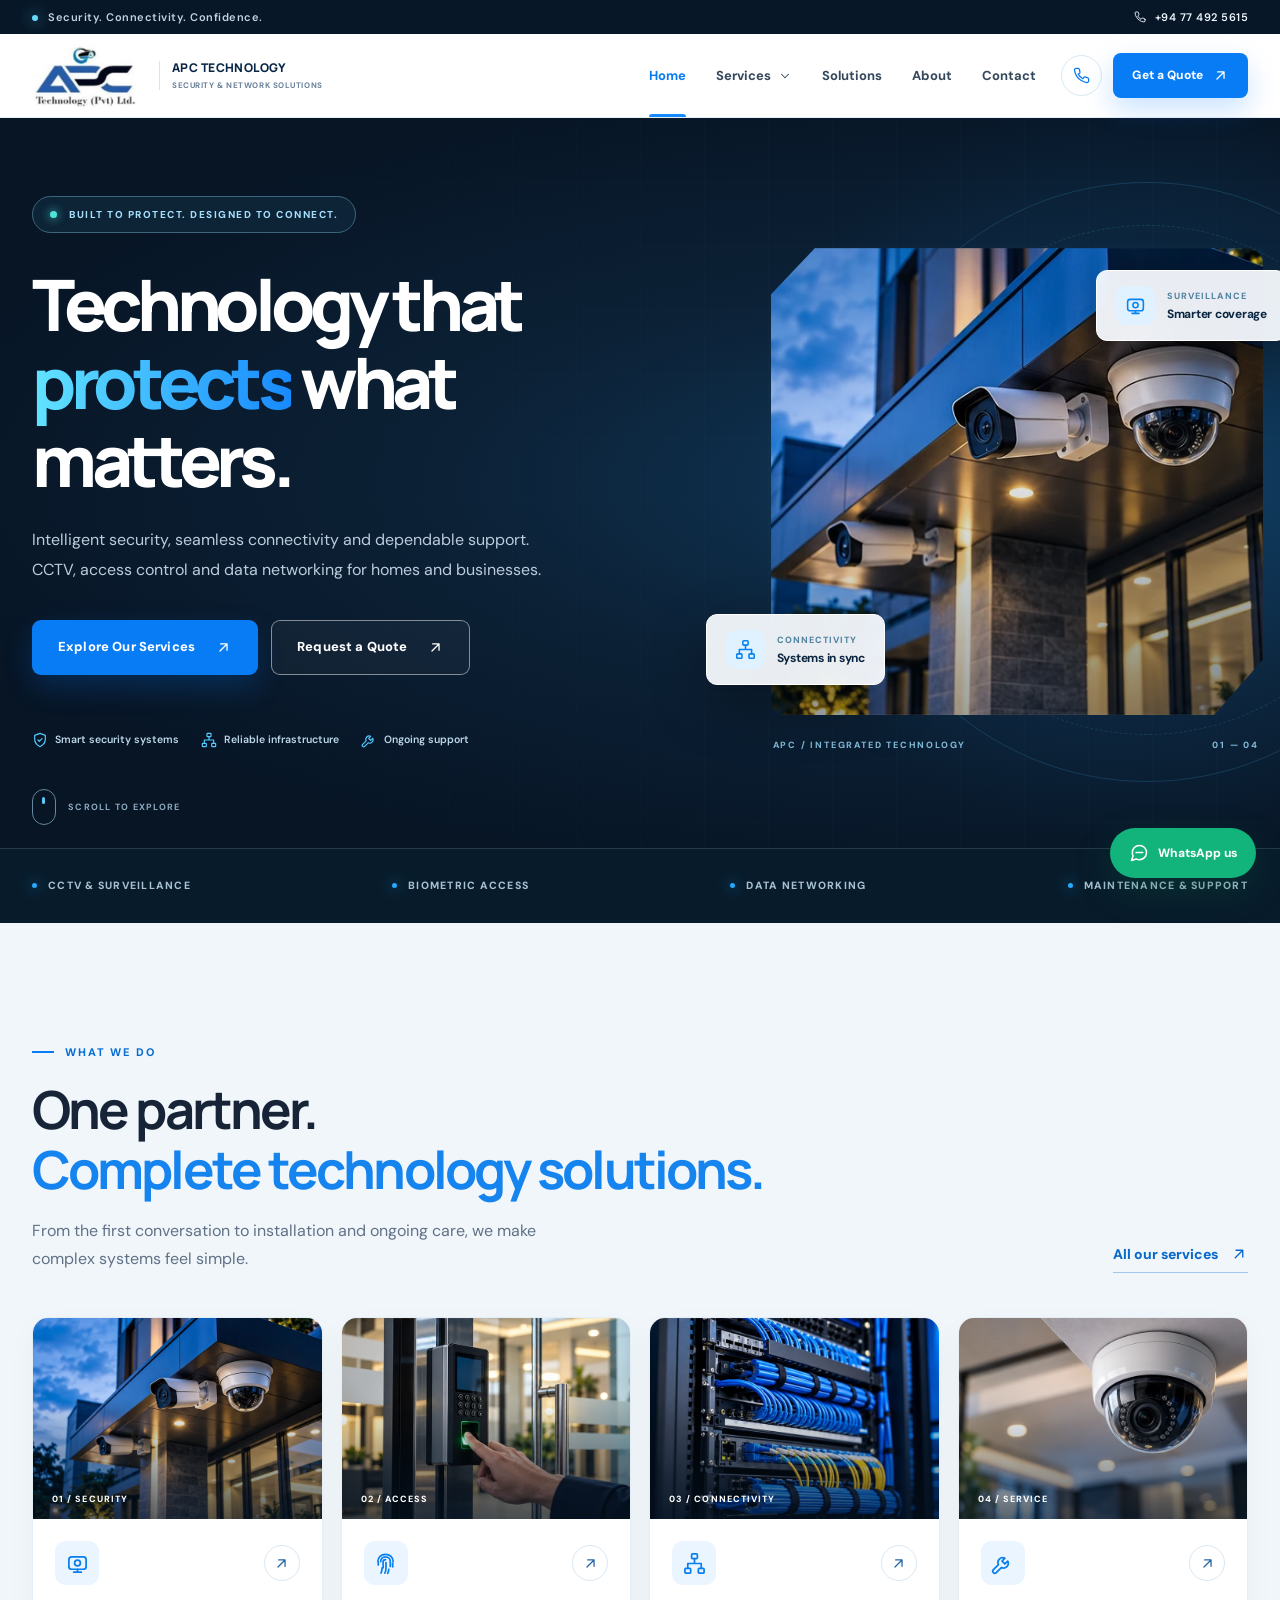
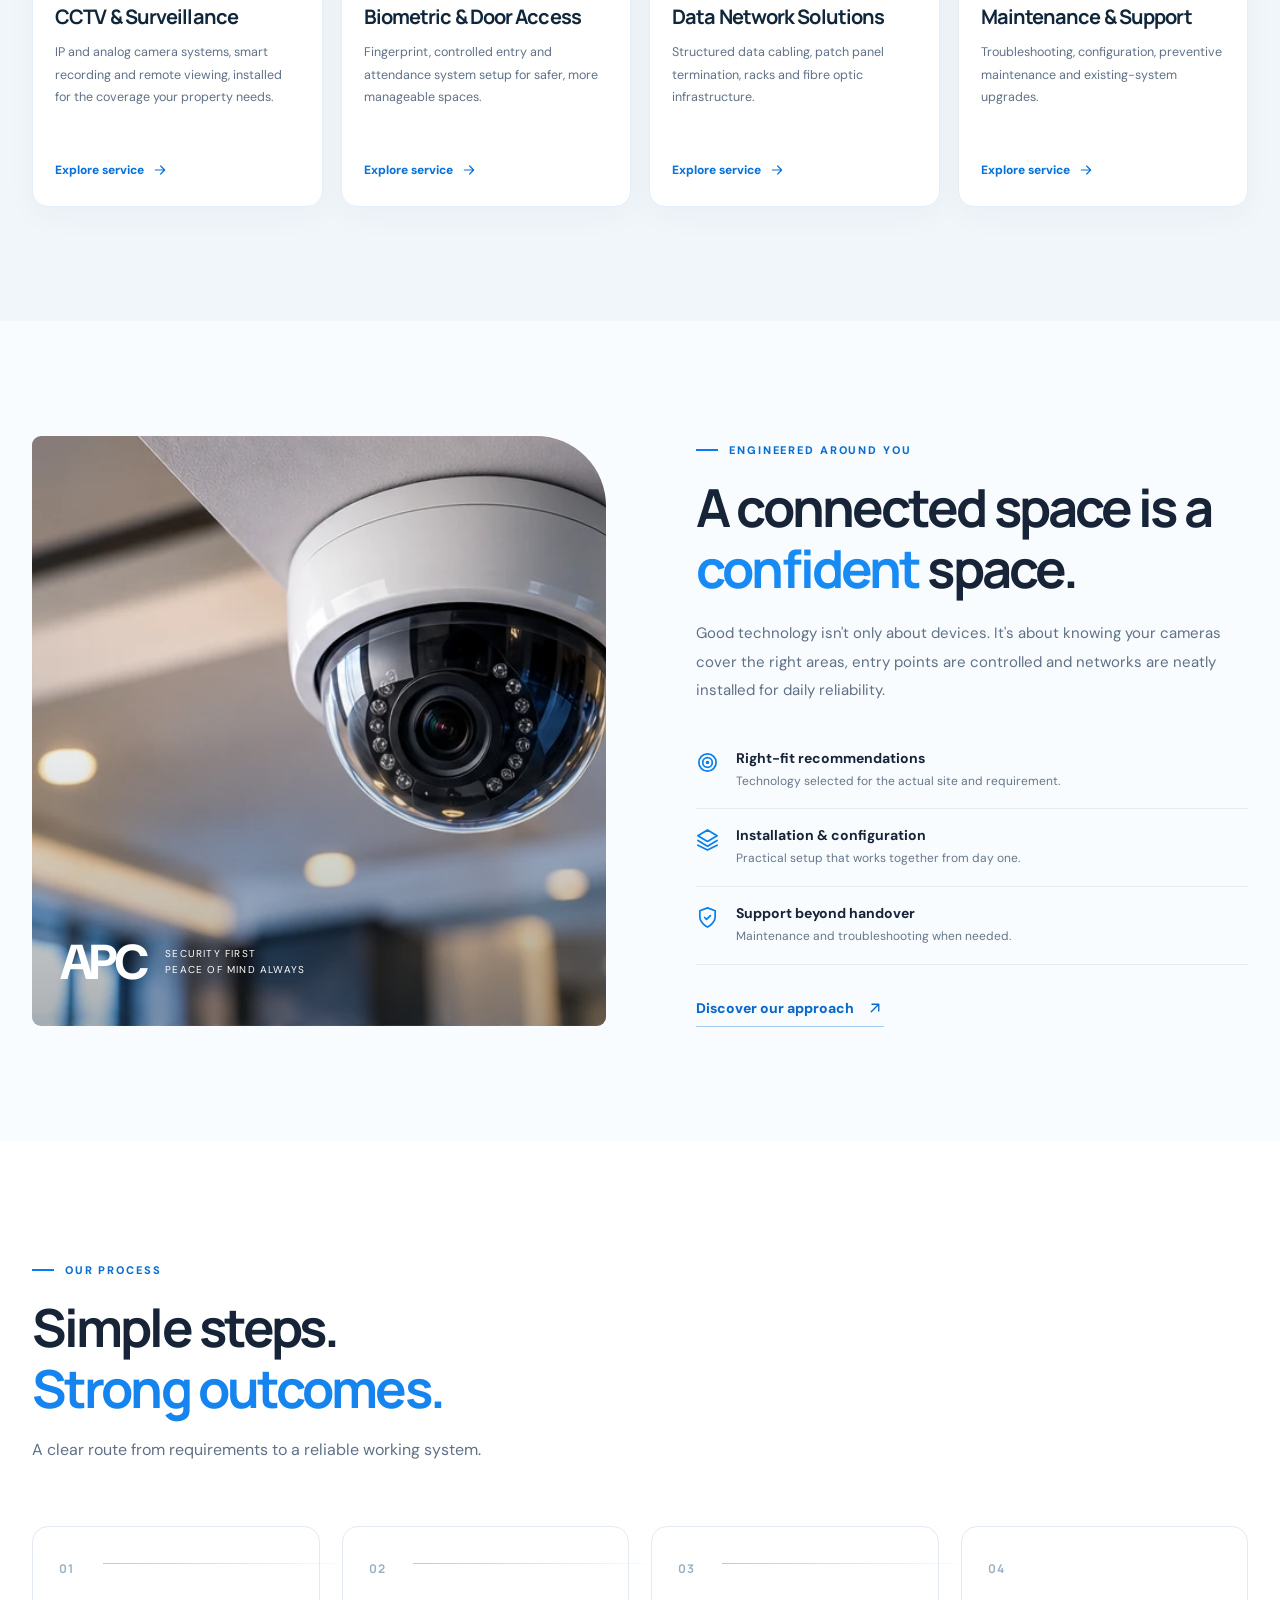
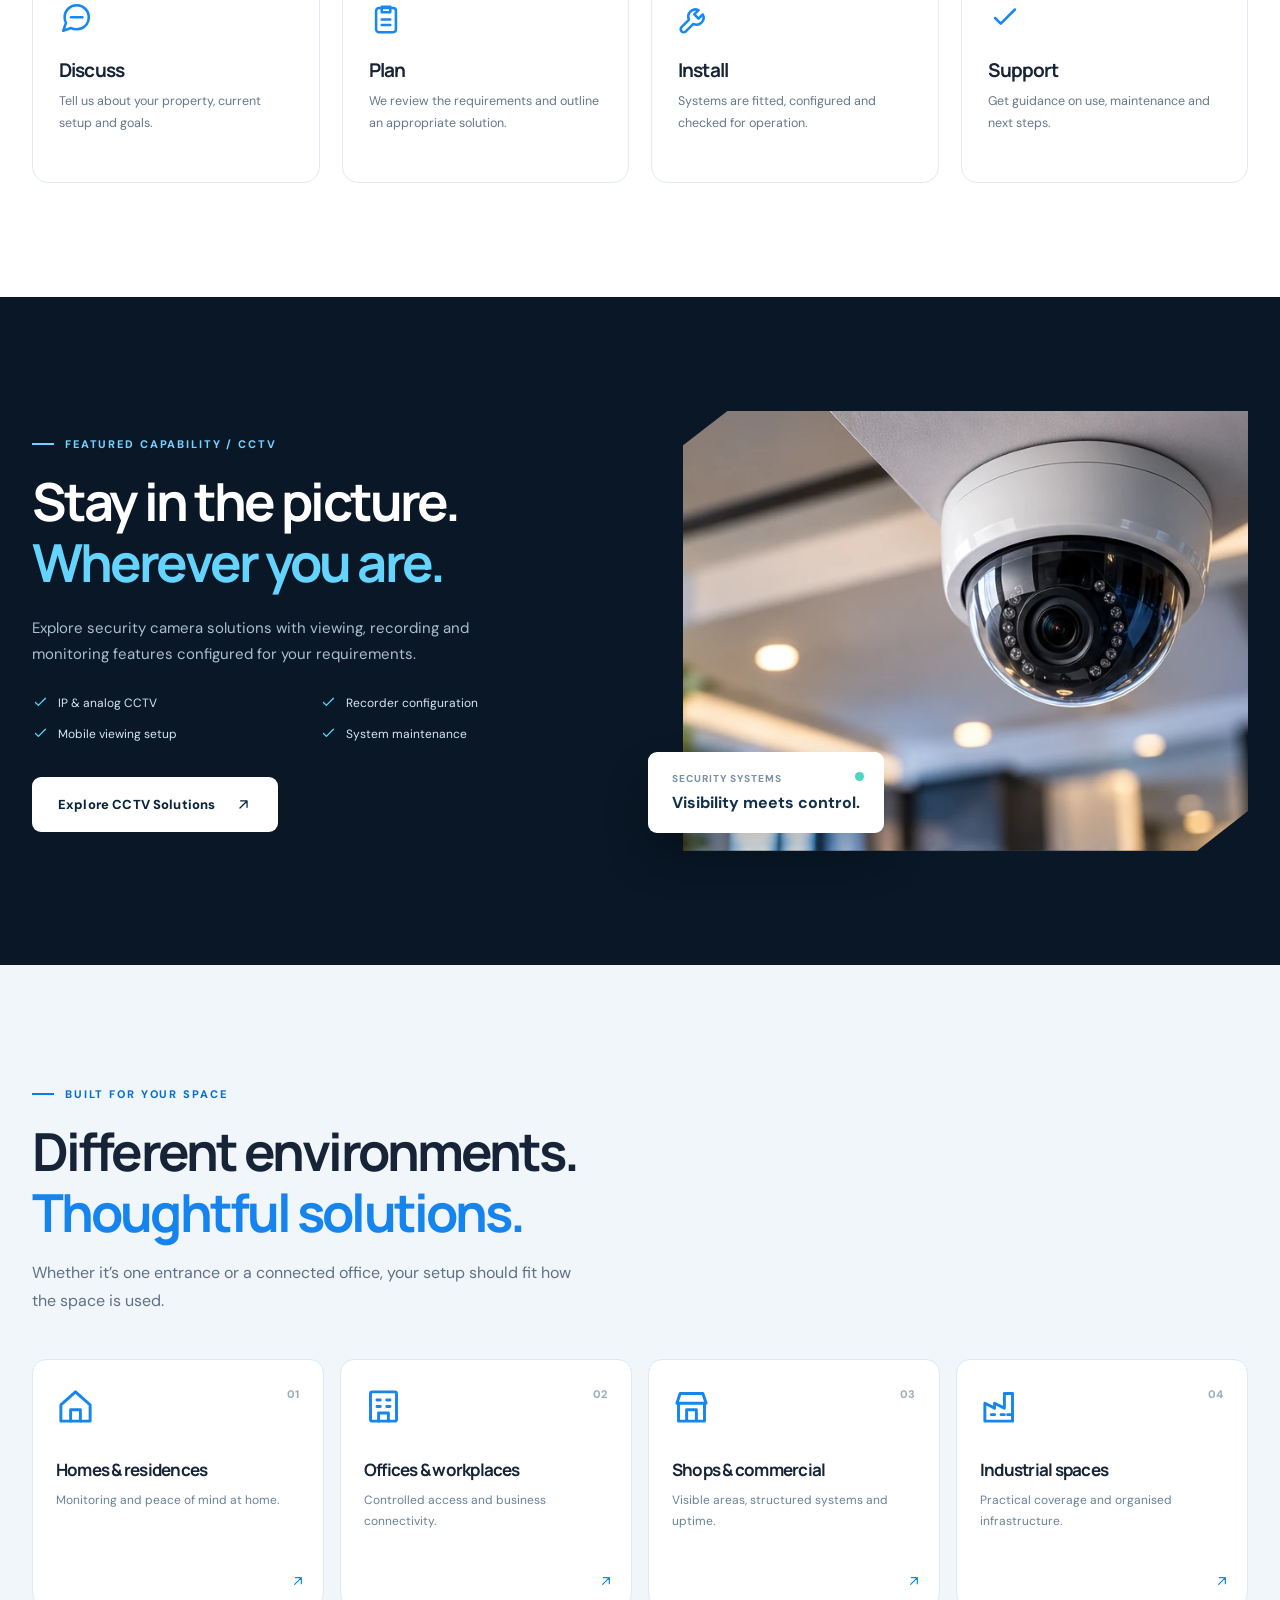
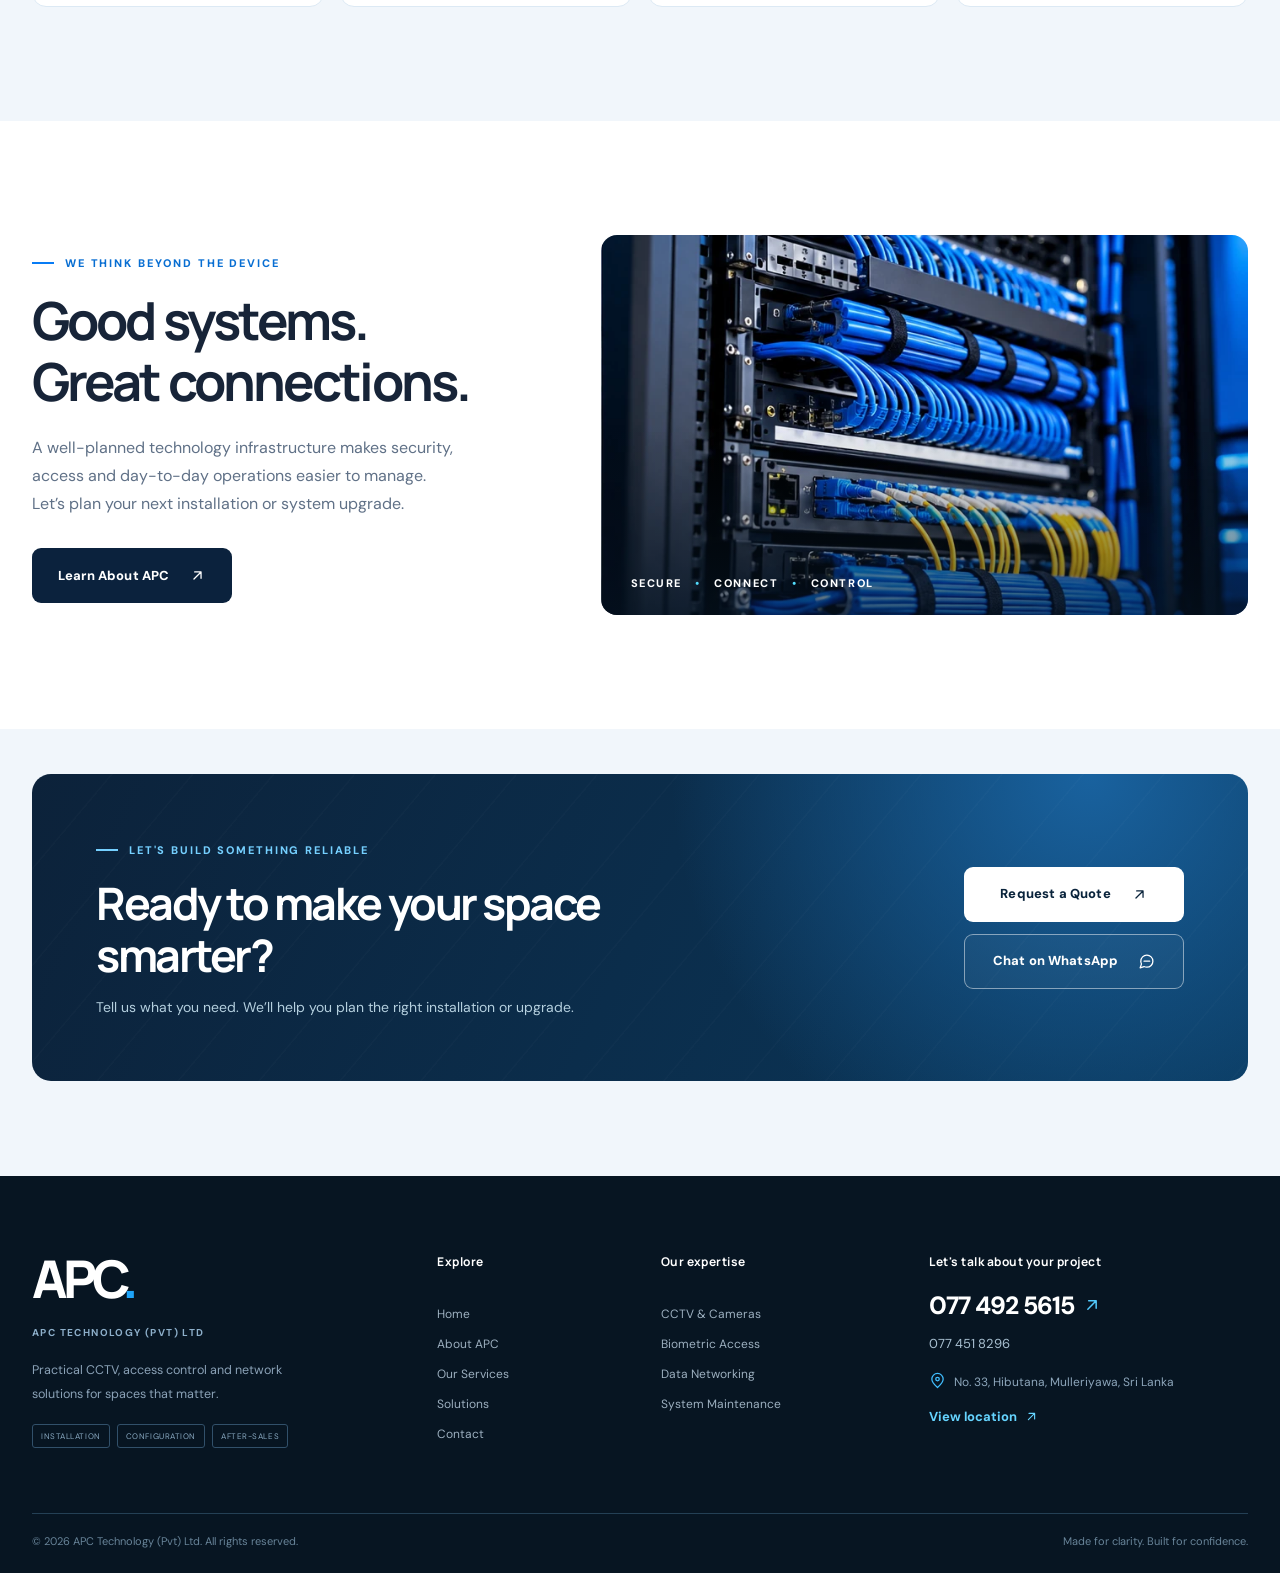
<file: index.html>
<!doctype html><html lang="en"><head><meta charset="UTF-8"><meta name="viewport" content="width=device-width, initial-scale=1"><meta name="theme-color" content="#09111d"><meta name="description" content="APC Technology (Pvt) Ltd offers CCTV installation, fingerprint access control, structured data cabling, maintenance and support from Mulleriyawa, Sri Lanka."><meta name="robots" content="index,follow"><meta property="og:type" content="website"><meta property="og:title" content="APC Technology | CCTV, Access Control &amp; Networking Sri Lanka"><meta property="og:description" content="APC Technology (Pvt) Ltd offers CCTV installation, fingerprint access control, structured data cabling, maintenance and support from Mulleriyawa, Sri Lanka."><meta property="og:image" content="assets/images/security-exterior.webp"><title>APC Technology | CCTV, Access Control &amp; Networking Sri Lanka</title><link rel="icon" type="image/svg+xml" href="assets/favicon.svg"><link rel="preconnect" href="https://fonts.googleapis.com"><link rel="preconnect" href="https://fonts.gstatic.com" crossorigin><link href="https://fonts.googleapis.com/css2?family=DM+Sans:wght@400;500;600;700;800&family=Manrope:wght@400;500;600;700;800&display=swap" rel="stylesheet"><link rel="stylesheet" href="assets/css/style.css"><script type="application/ld+json">{"@context":"https://schema.org","@type":"LocalBusiness","name":"APC Technology (Pvt) Ltd","description":"CCTV installation, biometric access control, network cabling and maintenance in Sri Lanka.","telephone":["+94774925615","+9474518296"],"address":{"@type":"PostalAddress","streetAddress":"No. 33, Hibutana","addressLocality":"Mulleriyawa","addressCountry":"LK"},"areaServed":"Sri Lanka"}</script></head><body data-page="index.html">
<svg class="svg-library" aria-hidden="true" xmlns="http://www.w3.org/2000/svg">
<symbol id="i-arrow" viewBox="0 0 24 24"><path d="M5 12h14m-6-6 6 6-6 6"/></symbol>
<symbol id="i-arrow-up" viewBox="0 0 24 24"><path d="M7 17 17 7M8 7h9v9"/></symbol>
<symbol id="i-chevron" viewBox="0 0 24 24"><path d="m6 9 6 6 6-6"/></symbol>
<symbol id="i-check" viewBox="0 0 24 24"><path d="m5 12 4 4L19 6"/></symbol>
<symbol id="i-shield" viewBox="0 0 24 24"><path d="M12 22s8-4 8-11V5l-8-3-8 3v6c0 7 8 11 8 11Z"/><path d="m9 12 2 2 4-4"/></symbol>
<symbol id="i-camera" viewBox="0 0 24 24"><rect x="3" y="5" width="18" height="13" rx="3"/><circle cx="12" cy="11.5" r="3"/><path d="M8 21h8m-4-3v3"/></symbol>
<symbol id="i-fingerprint" viewBox="0 0 24 24"><path d="M4 10c0-4.4 3.4-7.5 8-7.5s8 3.1 8 7.5m-13 0c0-3 2.3-5 5-5s5 2 5 5v5m-5-7a2.5 2.5 0 0 0-2.5 2.5v6m-5-3v-3m15 1v4m-11 1c0 2-.2 3.8-1.2 5.5m5.2-11v6c0 1.7-.4 3.5-1.2 5m4.2-4c-.2 1.6-.6 3-1.2 4.2"/></symbol>
<symbol id="i-network" viewBox="0 0 24 24"><rect x="9" y="2" width="6" height="5" rx="1"/><rect x="2" y="17" width="6" height="5" rx="1"/><rect x="16" y="17" width="6" height="5" rx="1"/><path d="M12 7v5m0 0H5v5m7-5h7v5"/></symbol>
<symbol id="i-tools" viewBox="0 0 24 24"><path d="M14.5 6.5a5 5 0 0 0-6.7 6.7L2.5 18.5a2.1 2.1 0 0 0 3 3l5.3-5.3a5 5 0 0 0 6.7-6.7l-3 3-3-3 3-3Z"/></symbol>
<symbol id="i-phone" viewBox="0 0 24 24"><path d="M22 16.9v3a2 2 0 0 1-2.2 2 19.7 19.7 0 0 1-8.6-3.1 19.4 19.4 0 0 1-6-6 19.7 19.7 0 0 1-3.1-8.7A2 2 0 0 1 4.1 2h3a2 2 0 0 1 2 1.7c.1 1 .4 2 .7 2.9a2 2 0 0 1-.5 2.1L7.4 10a16 16 0 0 0 6.6 6.6l1.3-1.9a2 2 0 0 1 2.1-.5c.9.3 1.9.6 2.9.7a2 2 0 0 1 1.7 2Z"/></symbol>
<symbol id="i-message" viewBox="0 0 24 24"><path d="M21 11.5a8.4 8.4 0 0 1-8.5 8.5 8 8 0 0 1-4-.9L3 21l1.9-5.5a8 8 0 0 1-.9-4A8.4 8.4 0 0 1 12.5 3 8.4 8.4 0 0 1 21 11.5Z"/><path d="M8.5 11.5h8"/></symbol>
<symbol id="i-pin" viewBox="0 0 24 24"><path d="M20 10c0 5-8 12-8 12S4 15 4 10a8 8 0 1 1 16 0Z"/><circle cx="12" cy="10" r="2.5"/></symbol>
<symbol id="i-clock" viewBox="0 0 24 24"><circle cx="12" cy="12" r="9"/><path d="M12 7v5l3 2"/></symbol>
<symbol id="i-house" viewBox="0 0 24 24"><path d="m3 11 9-8 9 8v10H3V11Z"/><path d="M9 21v-7h6v7"/></symbol>
<symbol id="i-building" viewBox="0 0 24 24"><rect x="4" y="3" width="16" height="18" rx="1"/><path d="M9 21v-5h6v5M8 8h2m4 0h2m-8 4h2m4 0h2"/></symbol>
<symbol id="i-shop" viewBox="0 0 24 24"><path d="M3 10h18l-2-6H5l-2 6ZM4 10v11h16V10M9 21v-7h6v7"/></symbol>
<symbol id="i-factory" viewBox="0 0 24 24"><path d="M3 21V10l6 3v-3l6 3V4h5v17H3Z"/><path d="M7 17h2m4 0h2m2 0h2"/></symbol>
<symbol id="i-server" viewBox="0 0 24 24"><rect x="3" y="3" width="18" height="8" rx="2"/><rect x="3" y="13" width="18" height="8" rx="2"/><path d="M7 7h.01M7 17h.01M11 7h7M11 17h7"/></symbol>
<symbol id="i-signal" viewBox="0 0 24 24"><path d="M2 9a15 15 0 0 1 20 0M5 12a10 10 0 0 1 14 0m-11 3a5 5 0 0 1 8 0m-4 4h.01"/></symbol>
<symbol id="i-link" viewBox="0 0 24 24"><path d="M10 13a5 5 0 0 0 7.5.5l3-3a5 5 0 0 0-7-7l-2 2M14 11a5 5 0 0 0-7.5-.5l-3 3a5 5 0 0 0 7 7l2-2"/></symbol>
<symbol id="i-target" viewBox="0 0 24 24"><circle cx="12" cy="12" r="9"/><circle cx="12" cy="12" r="5"/><circle cx="12" cy="12" r="1"/></symbol>
<symbol id="i-layers" viewBox="0 0 24 24"><path d="m12 2 10 6-10 6L2 8l10-6Zm-10 11 10 6 10-6M2 18l10 5 10-5"/></symbol>
<symbol id="i-circle" viewBox="0 0 24 24"><circle cx="12" cy="12" r="9"/><path d="M12 8v4m0 4h.01"/></symbol>
<symbol id="i-clipboard" viewBox="0 0 24 24"><rect x="5" y="5" width="14" height="17" rx="2"/><path d="M9 4h6v4H9zM9 13h6m-6 4h6"/></symbol>
<symbol id="i-menu" viewBox="0 0 24 24"><path d="M4 6h16M4 12h16M4 18h16"/></symbol>
<symbol id="i-close" viewBox="0 0 24 24"><path d="M5 5 19 19M19 5 5 19"/></symbol>
<symbol id="i-plus" viewBox="0 0 24 24"><path d="M12 5v14M5 12h14"/></symbol>
</svg><a href="#main-content" class="skip-link">Skip to content</a><div class="topstrip"><div class="container topstrip-inner"><span><span class="tiny-spark"></span> Security. Connectivity. Confidence.</span><a href="tel:+94774925615"><svg class="ico " aria-hidden="true"><use href="#i-phone"></use></svg> &nbsp;+94 77 492 5615</a></div></div>
<header class="site-header" id="site-header"><div class="container nav-shell">
<a href="index.html" class="brand" aria-label="APC Technology home"><img src="assets/images/apc-original-logo.webp" alt="APC Technology (Pvt) Ltd original logo" width="130" height="75"><span class="brand-side"><b>APC TECHNOLOGY</b><small>SECURITY & NETWORK SOLUTIONS</small></span></a>
<nav class="desktop-nav" aria-label="Main navigation"><a class="nav-link active" href="index.html">Home</a>
<div class="dropdown"><a class="nav-link " href="services.html">Services <svg class="ico " aria-hidden="true"><use href="#i-chevron"></use></svg></a>
<div class="dropdown-menu"><a href="services.html"><span>All Services</span><svg class="ico " aria-hidden="true"><use href="#i-arrow-up"></use></svg></a><a href="cctv.html">CCTV & Surveillance</a><a href="access-control.html">Biometric & Access Control</a><a href="networking.html">Data Networking</a><a href="maintenance.html">Maintenance & Support</a></div></div>
<a class="nav-link " href="solutions.html">Solutions</a><a class="nav-link " href="about.html">About</a><a class="nav-link " href="contact.html">Contact</a></nav>
<div class="header-actions"><a class="header-call" href="tel:+94774925615" aria-label="Call APC Technology"><svg class="ico " aria-hidden="true"><use href="#i-phone"></use></svg></a><a class="btn btn-small btn-primary" href="contact.html">Get a Quote <svg class="ico " aria-hidden="true"><use href="#i-arrow-up"></use></svg></a><button class="menu-toggle" id="menu-toggle" type="button" aria-expanded="false" aria-controls="mobile-menu" aria-label="Open menu"><svg class="ico " aria-hidden="true"><use href="#i-menu"></use></svg></button></div>
</div><nav class="mobile-menu" id="mobile-menu" aria-label="Mobile navigation" hidden><a href="index.html">Home</a><a href="services.html">All Services</a><a href="cctv.html">CCTV & Surveillance</a><a href="access-control.html">Access Control</a><a href="networking.html">Data Networking</a><a href="maintenance.html">Maintenance</a><a href="solutions.html">Solutions by Industry</a><a href="about.html">About Us</a><a href="contact.html">Contact & Quote</a></nav></header><main id="main-content">
<section class="hero"><div class="hero-gridline"></div><div class="hero-aura"></div><div class="container hero-inner"><div class="hero-copy"><div class="hero-tag anim-enter"><span class="tag-dot"></span> BUILT TO PROTECT. DESIGNED TO CONNECT.</div><h1 class="anim-enter delay1">Technology that<br><em>protects</em> what<br>matters.</h1><p class="hero-desc anim-enter delay2">Intelligent security, seamless connectivity and dependable support. CCTV, access control and data networking for homes and businesses.</p><div class="hero-actions anim-enter delay3"><a href="services.html" class="btn btn-primary">Explore Our Services <svg class="ico " aria-hidden="true"><use href="#i-arrow-up"></use></svg></a><a href="contact.html" class="btn btn-outline-light">Request a Quote <svg class="ico " aria-hidden="true"><use href="#i-arrow-up"></use></svg></a></div><div class="hero-features anim-enter delay4"><div><svg class="ico " aria-hidden="true"><use href="#i-shield"></use></svg><span>Smart security systems</span></div><div><svg class="ico " aria-hidden="true"><use href="#i-network"></use></svg><span>Reliable infrastructure</span></div><div><svg class="ico " aria-hidden="true"><use href="#i-tools"></use></svg><span>Ongoing support</span></div></div></div><div class="hero-visual"><div class="orbit orbit-one"></div><div class="orbit orbit-two"></div><div class="hero-image-frame"><img src="assets/images/security-exterior.webp" alt="Modern building with security cameras, illustrative technology visual" class="" loading="eager"><div class="image-scan"></div></div><div class="hero-floating hero-float-top"><svg class="ico " aria-hidden="true"><use href="#i-camera"></use></svg><span><small>SURVEILLANCE</small><b>Smarter coverage</b></span></div><div class="hero-floating hero-float-bottom"><svg class="ico " aria-hidden="true"><use href="#i-network"></use></svg><span><small>CONNECTIVITY</small><b>Systems in sync</b></span></div><div class="hero-visual-caption">APC / INTEGRATED TECHNOLOGY <span>01 — 04</span></div></div></div><a class="scroll-indicator" href="#what-we-do"><span></span> SCROLL TO EXPLORE</a></section>
<div class="capability-strip"><div class="container capability-row"><span><i></i>CCTV & SURVEILLANCE</span><span><i></i>BIOMETRIC ACCESS</span><span><i></i>DATA NETWORKING</span><span><i></i>MAINTENANCE & SUPPORT</span></div></div>
<section class="section section-light" id="what-we-do"><div class="container"><div class="section-head reveal"><div><span class="eyebrow">WHAT WE DO</span><h2>One partner.<br><span class="blue-type">Complete technology solutions.</span></h2><p>From the first conversation to installation and ongoing care, we make complex systems feel simple.</p></div><a class="text-link" href="services.html">All our services <svg class="ico " aria-hidden="true"><use href="#i-arrow-up"></use></svg></a></div><div class="service-grid"><a class="service-card reveal" href="cctv.html"><div class="service-img"><img src="assets/images/security-exterior.webp" alt="CCTV &amp; Surveillance example technology photography" class="" loading="lazy"><span class="card-number">01 / SECURITY</span></div><div class="service-body"><div class="service-heading"><span class="service-icon"><svg class="ico " aria-hidden="true"><use href="#i-camera"></use></svg></span><span class="circle-arrow"><svg class="ico " aria-hidden="true"><use href="#i-arrow-up"></use></svg></span></div><h3>CCTV & Surveillance</h3><p>IP and analog camera systems, smart recording and remote viewing, installed for the coverage your property needs.</p><span class="card-link">Explore service <svg class="ico " aria-hidden="true"><use href="#i-arrow"></use></svg></span></div></a><a class="service-card reveal" href="access-control.html"><div class="service-img"><img src="assets/images/biometric-access.webp" alt="Biometric &amp; Door Access example technology photography" class="" loading="lazy"><span class="card-number">02 / ACCESS</span></div><div class="service-body"><div class="service-heading"><span class="service-icon"><svg class="ico " aria-hidden="true"><use href="#i-fingerprint"></use></svg></span><span class="circle-arrow"><svg class="ico " aria-hidden="true"><use href="#i-arrow-up"></use></svg></span></div><h3>Biometric & Door Access</h3><p>Fingerprint, controlled entry and attendance system setup for safer, more manageable spaces.</p><span class="card-link">Explore service <svg class="ico " aria-hidden="true"><use href="#i-arrow"></use></svg></span></div></a><a class="service-card reveal" href="networking.html"><div class="service-img"><img src="assets/images/network-rack.webp" alt="Data Network Solutions example technology photography" class="" loading="lazy"><span class="card-number">03 / CONNECTIVITY</span></div><div class="service-body"><div class="service-heading"><span class="service-icon"><svg class="ico " aria-hidden="true"><use href="#i-network"></use></svg></span><span class="circle-arrow"><svg class="ico " aria-hidden="true"><use href="#i-arrow-up"></use></svg></span></div><h3>Data Network Solutions</h3><p>Structured data cabling, patch panel termination, racks and fibre optic infrastructure.</p><span class="card-link">Explore service <svg class="ico " aria-hidden="true"><use href="#i-arrow"></use></svg></span></div></a><a class="service-card reveal" href="maintenance.html"><div class="service-img"><img src="assets/images/camera-detail.webp" alt="Maintenance &amp; Support example technology photography" class="" loading="lazy"><span class="card-number">04 / SERVICE</span></div><div class="service-body"><div class="service-heading"><span class="service-icon"><svg class="ico " aria-hidden="true"><use href="#i-tools"></use></svg></span><span class="circle-arrow"><svg class="ico " aria-hidden="true"><use href="#i-arrow-up"></use></svg></span></div><h3>Maintenance & Support</h3><p>Troubleshooting, configuration, preventive maintenance and existing-system upgrades.</p><span class="card-link">Explore service <svg class="ico " aria-hidden="true"><use href="#i-arrow"></use></svg></span></div></a></div></div></section>
<section class="section advantage-section"><div class="container advantage-grid"><div class="advantage-photo reveal"><img src="assets/images/camera-detail.webp" alt="Close-up professional surveillance camera" class="" loading="lazy"><div class="photo-corner"><b>APC</b><span>SECURITY FIRST<br>PEACE OF MIND ALWAYS</span></div></div><div class="advantage-content reveal"><span class="eyebrow">ENGINEERED AROUND YOU</span><h2>A connected space is a <em>confident</em> space.</h2><p>Good technology isn't only about devices. It's about knowing your cameras cover the right areas, entry points are controlled and networks are neatly installed for daily reliability.</p><div class="feature-lines"><div><svg class="ico " aria-hidden="true"><use href="#i-target"></use></svg><span><b>Right-fit recommendations</b><small>Technology selected for the actual site and requirement.</small></span></div><div><svg class="ico " aria-hidden="true"><use href="#i-layers"></use></svg><span><b>Installation & configuration</b><small>Practical setup that works together from day one.</small></span></div><div><svg class="ico " aria-hidden="true"><use href="#i-shield"></use></svg><span><b>Support beyond handover</b><small>Maintenance and troubleshooting when needed.</small></span></div></div><a class="text-link" href="about.html">Discover our approach <svg class="ico " aria-hidden="true"><use href="#i-arrow-up"></use></svg></a></div></div></section>
<section class="section section-white"><div class="container"><div class="section-head reveal"><div><span class="eyebrow">OUR PROCESS</span><h2>Simple steps.<br><span class="blue-type">Strong outcomes.</span></h2><p>A clear route from requirements to a reliable working system.</p></div></div><div class="process-grid"><div class="process-item reveal"><b>01</b><span class="process-line"></span><svg class="ico " aria-hidden="true"><use href="#i-message"></use></svg><h3>Discuss</h3><p>Tell us about your property, current setup and goals.</p></div><div class="process-item reveal" data-delay="90"><b>02</b><span class="process-line"></span><svg class="ico " aria-hidden="true"><use href="#i-clipboard"></use></svg><h3>Plan</h3><p>We review the requirements and outline an appropriate solution.</p></div><div class="process-item reveal" data-delay="180"><b>03</b><span class="process-line"></span><svg class="ico " aria-hidden="true"><use href="#i-tools"></use></svg><h3>Install</h3><p>Systems are fitted, configured and checked for operation.</p></div><div class="process-item reveal" data-delay="270"><b>04</b><svg class="ico " aria-hidden="true"><use href="#i-check"></use></svg><h3>Support</h3><p>Get guidance on use, maintenance and next steps.</p></div></div></div></section>
<section class="section dark-spotlight"><div class="container spotlight-grid"><div class="spotlight-left reveal"><span class="eyebrow eyebrow-light">FEATURED CAPABILITY / CCTV</span><h2>Stay in the picture.<br><span>Wherever you are.</span></h2><p>Explore security camera solutions with viewing, recording and monitoring features configured for your requirements.</p><div class="spotlight-bullets"><span><svg class="ico " aria-hidden="true"><use href="#i-check"></use></svg> IP & analog CCTV</span><span><svg class="ico " aria-hidden="true"><use href="#i-check"></use></svg> Recorder configuration</span><span><svg class="ico " aria-hidden="true"><use href="#i-check"></use></svg> Mobile viewing setup</span><span><svg class="ico " aria-hidden="true"><use href="#i-check"></use></svg> System maintenance</span></div><a href="cctv.html" class="btn btn-white">Explore CCTV Solutions <svg class="ico " aria-hidden="true"><use href="#i-arrow-up"></use></svg></a></div><div class="spotlight-visual reveal"><img src="assets/images/camera-detail.webp" alt="Indoor professional dome CCTV camera" class="" loading="lazy"><div class="spotlight-card"><span class="small-online"></span><small>SECURITY SYSTEMS</small><strong>Visibility meets control.</strong></div></div></div></section>
<section class="section section-light"><div class="container"><div class="section-head reveal"><div><span class="eyebrow">BUILT FOR YOUR SPACE</span><h2>Different environments.<br><span class="blue-type">Thoughtful solutions.</span></h2><p>Whether it’s one entrance or a connected office, your setup should fit how the space is used.</p></div></div><div class="industry-grid"><a href="solutions.html#homes" class="industry-card reveal"><svg class="ico " aria-hidden="true"><use href="#i-house"></use></svg><span>01</span><h3>Homes & residences</h3><p>Monitoring and peace of mind at home.</p><svg class="ico industrial-arrow" aria-hidden="true"><use href="#i-arrow-up"></use></svg></a><a href="solutions.html#offices" class="industry-card reveal"><svg class="ico " aria-hidden="true"><use href="#i-building"></use></svg><span>02</span><h3>Offices & workplaces</h3><p>Controlled access and business connectivity.</p><svg class="ico industrial-arrow" aria-hidden="true"><use href="#i-arrow-up"></use></svg></a><a href="solutions.html#retail" class="industry-card reveal"><svg class="ico " aria-hidden="true"><use href="#i-shop"></use></svg><span>03</span><h3>Shops & commercial</h3><p>Visible areas, structured systems and uptime.</p><svg class="ico industrial-arrow" aria-hidden="true"><use href="#i-arrow-up"></use></svg></a><a href="solutions.html#industrial" class="industry-card reveal"><svg class="ico " aria-hidden="true"><use href="#i-factory"></use></svg><span>04</span><h3>Industrial spaces</h3><p>Practical coverage and organised infrastructure.</p><svg class="ico industrial-arrow" aria-hidden="true"><use href="#i-arrow-up"></use></svg></a></div></div></section>
<section class="section closing-intro"><div class="container closing-grid"><div class="reveal"><span class="eyebrow">WE THINK BEYOND THE DEVICE</span><h2>Good systems.<br>Great connections.</h2><p>A well-planned technology infrastructure makes security, access and day-to-day operations easier to manage. Let’s plan your next installation or system upgrade.</p><a href="about.html" class="btn btn-dark">Learn About APC <svg class="ico " aria-hidden="true"><use href="#i-arrow-up"></use></svg></a></div><div class="closing-photo reveal"><img src="assets/images/network-rack.webp" alt="Neatly organised server rack with blue network cables" class="" loading="lazy"><div class="closing-photo-text">SECURE <span>•</span> CONNECT <span>•</span> CONTROL</div></div></div></section>
<section class="cta-zone"><div class="container"><div class="cta-panel reveal"><div class="cta-noise"></div><div><span class="eyebrow eyebrow-light">LET'S BUILD SOMETHING RELIABLE</span><h2>Ready to make your space smarter?</h2><p>Tell us what you need. We’ll help you plan the right installation or upgrade.</p></div><div class="cta-buttons"><a href="contact.html" class="btn btn-white">Request a Quote <svg class="ico " aria-hidden="true"><use href="#i-arrow-up"></use></svg></a><a href="https://wa.me/94774925615?text=Hello%20APC%20Technology%2C%20I%20need%20a%20quotation." class="btn btn-outline-light">Chat on WhatsApp <svg class="ico " aria-hidden="true"><use href="#i-message"></use></svg></a></div></div></div></section>
</main><footer class="footer"><div class="container footer-top"><div class="footer-brand"><a href="index.html" class="footer-wordmark">APC<span>.</span></a><strong>APC TECHNOLOGY (PVT) LTD</strong><p>Practical CCTV, access control and network solutions for spaces that matter.</p><div class="footer-pills"><span>INSTALLATION</span><span>CONFIGURATION</span><span>AFTER-SALES</span></div></div><div class="footer-links"><h4>Explore</h4><a href="index.html">Home</a><a href="about.html">About APC</a><a href="services.html">Our Services</a><a href="solutions.html">Solutions</a><a href="contact.html">Contact</a></div><div class="footer-links"><h4>Our expertise</h4><a href="cctv.html">CCTV & Cameras</a><a href="access-control.html">Biometric Access</a><a href="networking.html">Data Networking</a><a href="maintenance.html">System Maintenance</a></div><div class="footer-contact"><h4>Let's talk about your project</h4><a class="footer-big-phone" href="tel:+94774925615">077 492 5615 <svg class="ico " aria-hidden="true"><use href="#i-arrow-up"></use></svg></a><a href="tel:+9474518296">077 451 8296</a><p><svg class="ico " aria-hidden="true"><use href="#i-pin"></use></svg> No. 33, Hibutana, Mulleriyawa, Sri Lanka</p><a href="https://www.google.com/maps/search/?api=1&query=No.+33+Hibutana+Mulleriyawa+Sri+Lanka" target="_blank" rel="noopener noreferrer" class="footer-map">View location <svg class="ico " aria-hidden="true"><use href="#i-arrow-up"></use></svg></a></div></div><div class="container footer-bottom"><span>© <span id="year">2026</span> APC Technology (Pvt) Ltd. All rights reserved.</span><span>Made for clarity. Built for confidence.</span></div></footer><a class="floating-whatsapp" href="https://wa.me/94774925615?text=Hello%20APC%20Technology%2C%20I%20would%20like%20to%20discuss%20your%20services." aria-label="Chat with APC Technology on WhatsApp" target="_blank" rel="noopener noreferrer"><svg class="ico " aria-hidden="true"><use href="#i-message"></use></svg><span>WhatsApp us</span></a><button id="back-to-top" class="back-top" aria-label="Back to top">↑</button><script src="assets/js/main.js" defer></script></body></html>
</file>
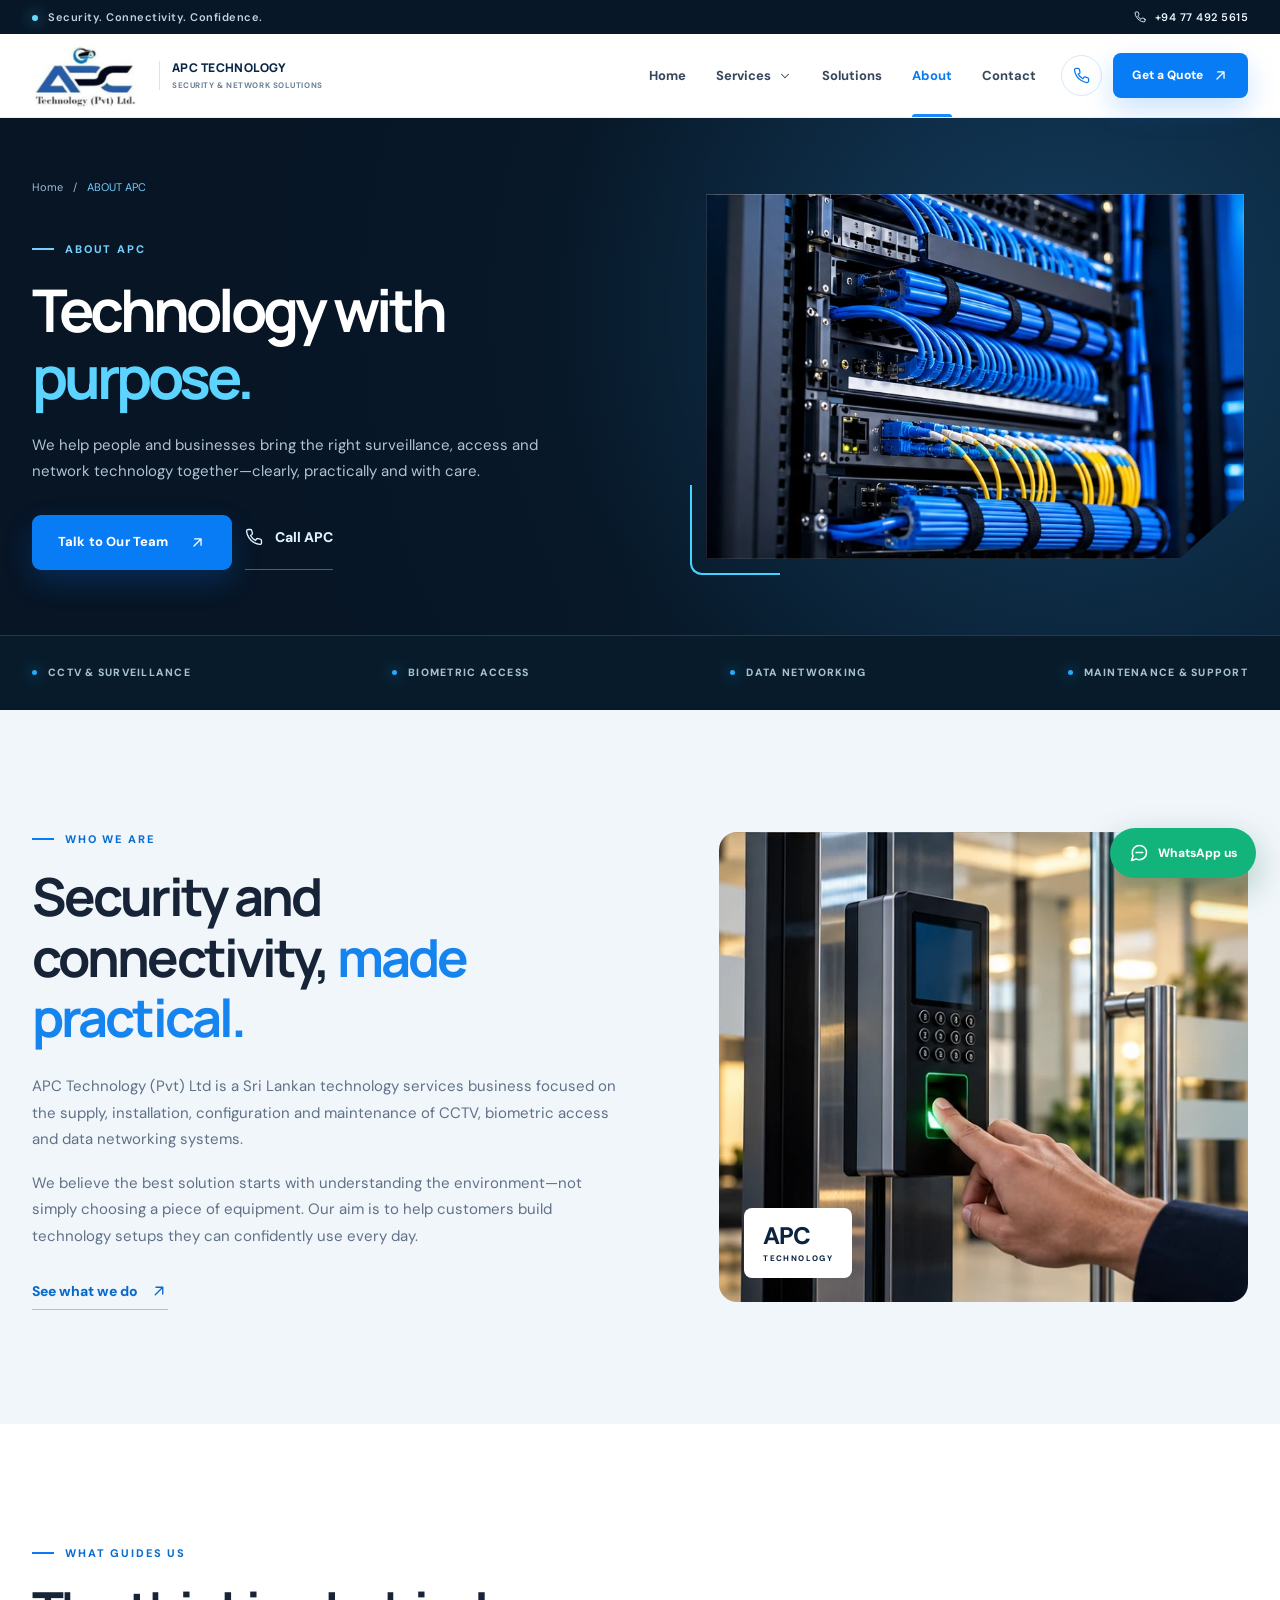
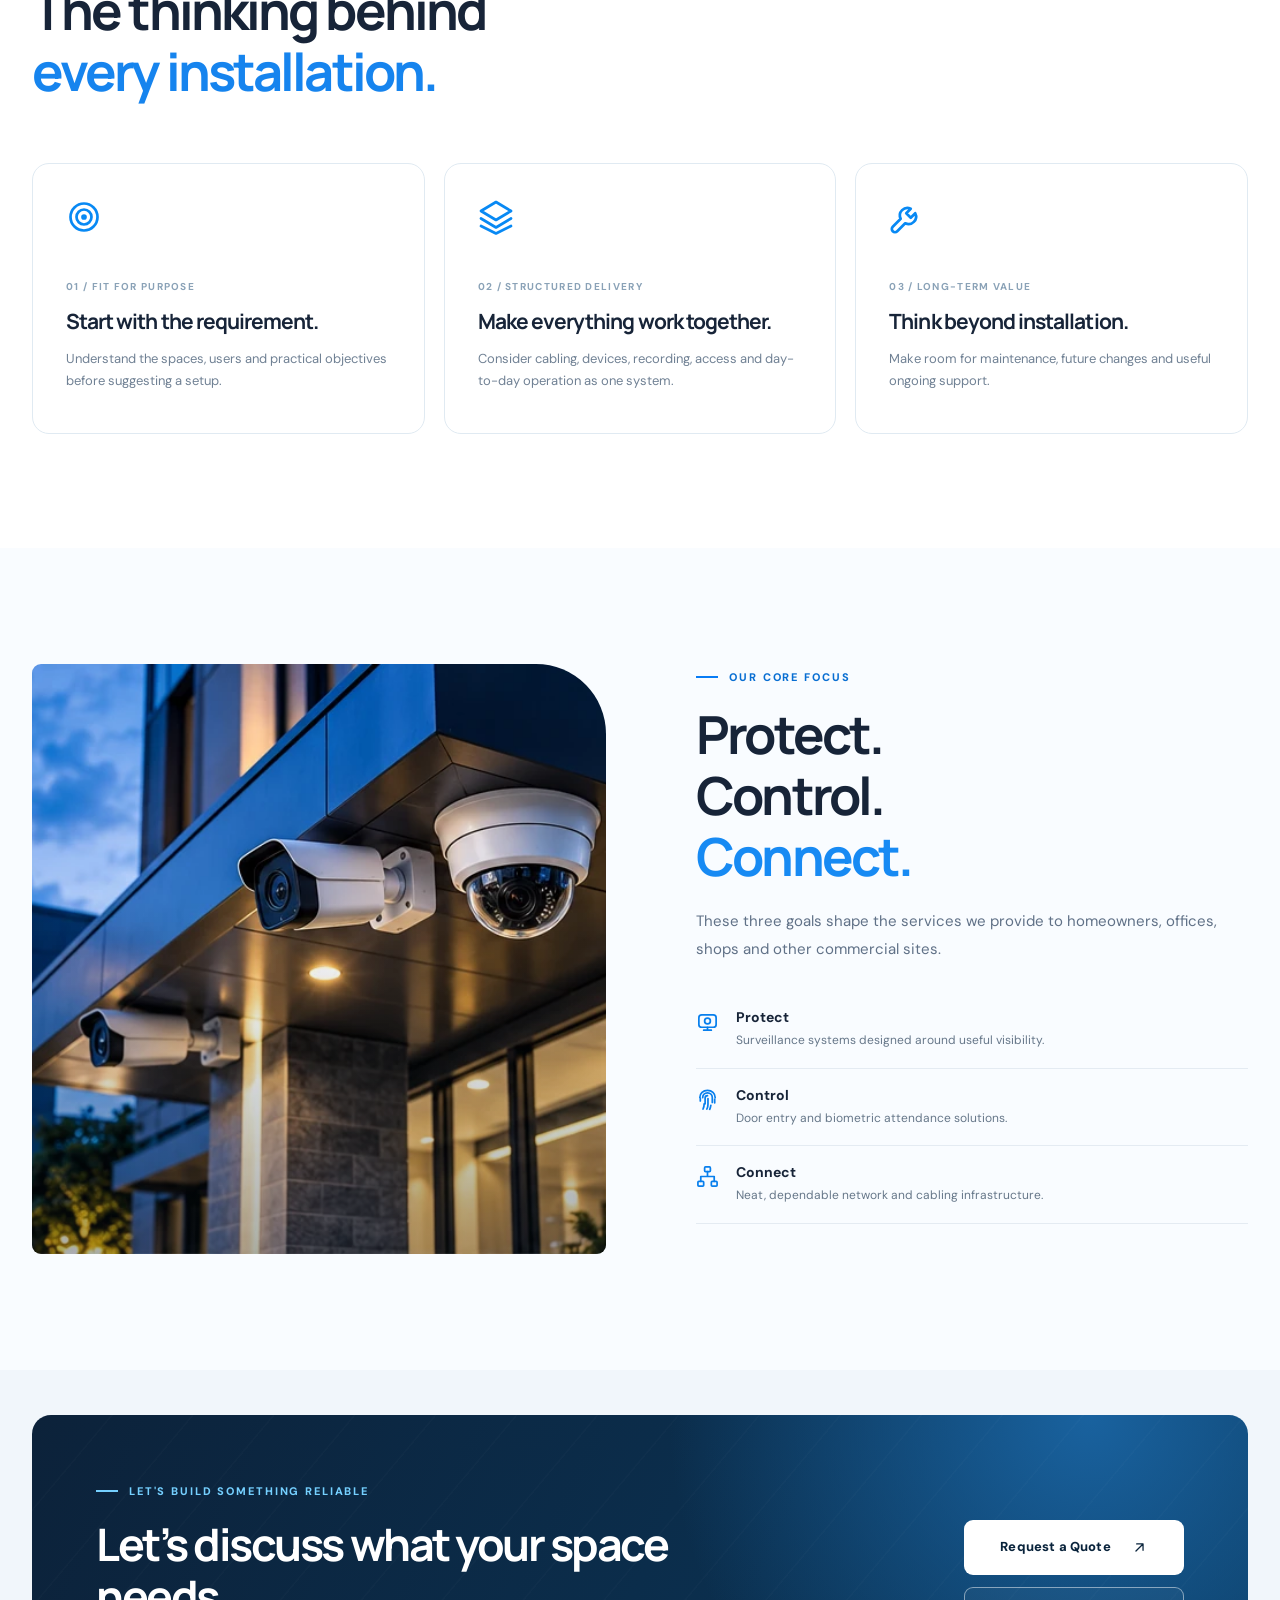
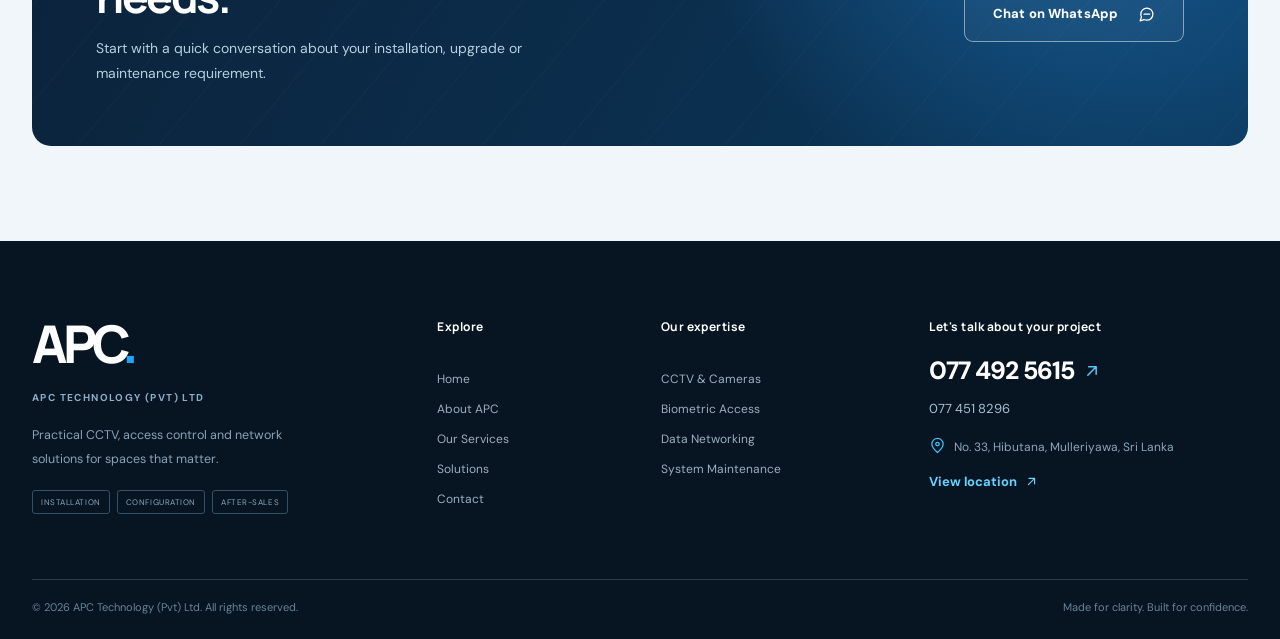
<file: about.html>
<!doctype html><html lang="en"><head><meta charset="UTF-8"><meta name="viewport" content="width=device-width, initial-scale=1"><meta name="theme-color" content="#09111d"><meta name="description" content="Learn about APC Technology (Pvt) Ltd and its approach to CCTV, biometric access systems, networking and after-sales maintenance in Sri Lanka."><meta name="robots" content="index,follow"><meta property="og:type" content="website"><meta property="og:title" content="About APC Technology | Security &amp; Networking Solutions"><meta property="og:description" content="Learn about APC Technology (Pvt) Ltd and its approach to CCTV, biometric access systems, networking and after-sales maintenance in Sri Lanka."><meta property="og:image" content="assets/images/security-exterior.webp"><title>About APC Technology | Security &amp; Networking Solutions</title><link rel="icon" type="image/svg+xml" href="assets/favicon.svg"><link rel="preconnect" href="https://fonts.googleapis.com"><link rel="preconnect" href="https://fonts.gstatic.com" crossorigin><link href="https://fonts.googleapis.com/css2?family=DM+Sans:wght@400;500;600;700;800&family=Manrope:wght@400;500;600;700;800&display=swap" rel="stylesheet"><link rel="stylesheet" href="assets/css/style.css"><script type="application/ld+json">{"@context":"https://schema.org","@type":"LocalBusiness","name":"APC Technology (Pvt) Ltd","description":"CCTV installation, biometric access control, network cabling and maintenance in Sri Lanka.","telephone":["+94774925615","+9474518296"],"address":{"@type":"PostalAddress","streetAddress":"No. 33, Hibutana","addressLocality":"Mulleriyawa","addressCountry":"LK"},"areaServed":"Sri Lanka"}</script></head><body data-page="about.html">
<svg class="svg-library" aria-hidden="true" xmlns="http://www.w3.org/2000/svg">
<symbol id="i-arrow" viewBox="0 0 24 24"><path d="M5 12h14m-6-6 6 6-6 6"/></symbol>
<symbol id="i-arrow-up" viewBox="0 0 24 24"><path d="M7 17 17 7M8 7h9v9"/></symbol>
<symbol id="i-chevron" viewBox="0 0 24 24"><path d="m6 9 6 6 6-6"/></symbol>
<symbol id="i-check" viewBox="0 0 24 24"><path d="m5 12 4 4L19 6"/></symbol>
<symbol id="i-shield" viewBox="0 0 24 24"><path d="M12 22s8-4 8-11V5l-8-3-8 3v6c0 7 8 11 8 11Z"/><path d="m9 12 2 2 4-4"/></symbol>
<symbol id="i-camera" viewBox="0 0 24 24"><rect x="3" y="5" width="18" height="13" rx="3"/><circle cx="12" cy="11.5" r="3"/><path d="M8 21h8m-4-3v3"/></symbol>
<symbol id="i-fingerprint" viewBox="0 0 24 24"><path d="M4 10c0-4.4 3.4-7.5 8-7.5s8 3.1 8 7.5m-13 0c0-3 2.3-5 5-5s5 2 5 5v5m-5-7a2.5 2.5 0 0 0-2.5 2.5v6m-5-3v-3m15 1v4m-11 1c0 2-.2 3.8-1.2 5.5m5.2-11v6c0 1.7-.4 3.5-1.2 5m4.2-4c-.2 1.6-.6 3-1.2 4.2"/></symbol>
<symbol id="i-network" viewBox="0 0 24 24"><rect x="9" y="2" width="6" height="5" rx="1"/><rect x="2" y="17" width="6" height="5" rx="1"/><rect x="16" y="17" width="6" height="5" rx="1"/><path d="M12 7v5m0 0H5v5m7-5h7v5"/></symbol>
<symbol id="i-tools" viewBox="0 0 24 24"><path d="M14.5 6.5a5 5 0 0 0-6.7 6.7L2.5 18.5a2.1 2.1 0 0 0 3 3l5.3-5.3a5 5 0 0 0 6.7-6.7l-3 3-3-3 3-3Z"/></symbol>
<symbol id="i-phone" viewBox="0 0 24 24"><path d="M22 16.9v3a2 2 0 0 1-2.2 2 19.7 19.7 0 0 1-8.6-3.1 19.4 19.4 0 0 1-6-6 19.7 19.7 0 0 1-3.1-8.7A2 2 0 0 1 4.1 2h3a2 2 0 0 1 2 1.7c.1 1 .4 2 .7 2.9a2 2 0 0 1-.5 2.1L7.4 10a16 16 0 0 0 6.6 6.6l1.3-1.9a2 2 0 0 1 2.1-.5c.9.3 1.9.6 2.9.7a2 2 0 0 1 1.7 2Z"/></symbol>
<symbol id="i-message" viewBox="0 0 24 24"><path d="M21 11.5a8.4 8.4 0 0 1-8.5 8.5 8 8 0 0 1-4-.9L3 21l1.9-5.5a8 8 0 0 1-.9-4A8.4 8.4 0 0 1 12.5 3 8.4 8.4 0 0 1 21 11.5Z"/><path d="M8.5 11.5h8"/></symbol>
<symbol id="i-pin" viewBox="0 0 24 24"><path d="M20 10c0 5-8 12-8 12S4 15 4 10a8 8 0 1 1 16 0Z"/><circle cx="12" cy="10" r="2.5"/></symbol>
<symbol id="i-clock" viewBox="0 0 24 24"><circle cx="12" cy="12" r="9"/><path d="M12 7v5l3 2"/></symbol>
<symbol id="i-house" viewBox="0 0 24 24"><path d="m3 11 9-8 9 8v10H3V11Z"/><path d="M9 21v-7h6v7"/></symbol>
<symbol id="i-building" viewBox="0 0 24 24"><rect x="4" y="3" width="16" height="18" rx="1"/><path d="M9 21v-5h6v5M8 8h2m4 0h2m-8 4h2m4 0h2"/></symbol>
<symbol id="i-shop" viewBox="0 0 24 24"><path d="M3 10h18l-2-6H5l-2 6ZM4 10v11h16V10M9 21v-7h6v7"/></symbol>
<symbol id="i-factory" viewBox="0 0 24 24"><path d="M3 21V10l6 3v-3l6 3V4h5v17H3Z"/><path d="M7 17h2m4 0h2m2 0h2"/></symbol>
<symbol id="i-server" viewBox="0 0 24 24"><rect x="3" y="3" width="18" height="8" rx="2"/><rect x="3" y="13" width="18" height="8" rx="2"/><path d="M7 7h.01M7 17h.01M11 7h7M11 17h7"/></symbol>
<symbol id="i-signal" viewBox="0 0 24 24"><path d="M2 9a15 15 0 0 1 20 0M5 12a10 10 0 0 1 14 0m-11 3a5 5 0 0 1 8 0m-4 4h.01"/></symbol>
<symbol id="i-link" viewBox="0 0 24 24"><path d="M10 13a5 5 0 0 0 7.5.5l3-3a5 5 0 0 0-7-7l-2 2M14 11a5 5 0 0 0-7.5-.5l-3 3a5 5 0 0 0 7 7l2-2"/></symbol>
<symbol id="i-target" viewBox="0 0 24 24"><circle cx="12" cy="12" r="9"/><circle cx="12" cy="12" r="5"/><circle cx="12" cy="12" r="1"/></symbol>
<symbol id="i-layers" viewBox="0 0 24 24"><path d="m12 2 10 6-10 6L2 8l10-6Zm-10 11 10 6 10-6M2 18l10 5 10-5"/></symbol>
<symbol id="i-circle" viewBox="0 0 24 24"><circle cx="12" cy="12" r="9"/><path d="M12 8v4m0 4h.01"/></symbol>
<symbol id="i-clipboard" viewBox="0 0 24 24"><rect x="5" y="5" width="14" height="17" rx="2"/><path d="M9 4h6v4H9zM9 13h6m-6 4h6"/></symbol>
<symbol id="i-menu" viewBox="0 0 24 24"><path d="M4 6h16M4 12h16M4 18h16"/></symbol>
<symbol id="i-close" viewBox="0 0 24 24"><path d="M5 5 19 19M19 5 5 19"/></symbol>
<symbol id="i-plus" viewBox="0 0 24 24"><path d="M12 5v14M5 12h14"/></symbol>
</svg><a href="#main-content" class="skip-link">Skip to content</a><div class="topstrip"><div class="container topstrip-inner"><span><span class="tiny-spark"></span> Security. Connectivity. Confidence.</span><a href="tel:+94774925615"><svg class="ico " aria-hidden="true"><use href="#i-phone"></use></svg> &nbsp;+94 77 492 5615</a></div></div>
<header class="site-header" id="site-header"><div class="container nav-shell">
<a href="index.html" class="brand" aria-label="APC Technology home"><img src="assets/images/apc-original-logo.webp" alt="APC Technology (Pvt) Ltd original logo" width="130" height="75"><span class="brand-side"><b>APC TECHNOLOGY</b><small>SECURITY & NETWORK SOLUTIONS</small></span></a>
<nav class="desktop-nav" aria-label="Main navigation"><a class="nav-link " href="index.html">Home</a>
<div class="dropdown"><a class="nav-link " href="services.html">Services <svg class="ico " aria-hidden="true"><use href="#i-chevron"></use></svg></a>
<div class="dropdown-menu"><a href="services.html"><span>All Services</span><svg class="ico " aria-hidden="true"><use href="#i-arrow-up"></use></svg></a><a href="cctv.html">CCTV & Surveillance</a><a href="access-control.html">Biometric & Access Control</a><a href="networking.html">Data Networking</a><a href="maintenance.html">Maintenance & Support</a></div></div>
<a class="nav-link " href="solutions.html">Solutions</a><a class="nav-link active" href="about.html">About</a><a class="nav-link " href="contact.html">Contact</a></nav>
<div class="header-actions"><a class="header-call" href="tel:+94774925615" aria-label="Call APC Technology"><svg class="ico " aria-hidden="true"><use href="#i-phone"></use></svg></a><a class="btn btn-small btn-primary" href="contact.html">Get a Quote <svg class="ico " aria-hidden="true"><use href="#i-arrow-up"></use></svg></a><button class="menu-toggle" id="menu-toggle" type="button" aria-expanded="false" aria-controls="mobile-menu" aria-label="Open menu"><svg class="ico " aria-hidden="true"><use href="#i-menu"></use></svg></button></div>
</div><nav class="mobile-menu" id="mobile-menu" aria-label="Mobile navigation" hidden><a href="index.html">Home</a><a href="services.html">All Services</a><a href="cctv.html">CCTV & Surveillance</a><a href="access-control.html">Access Control</a><a href="networking.html">Data Networking</a><a href="maintenance.html">Maintenance</a><a href="solutions.html">Solutions by Industry</a><a href="about.html">About Us</a><a href="contact.html">Contact & Quote</a></nav></header><main id="main-content"><section class="inner-hero"><div class="inner-glow"></div><div class="container inner-hero-grid"><div class="inner-copy reveal"><div class="crumbs"><a href="index.html">Home</a><span>/</span><span>ABOUT APC</span></div><span class="eyebrow eyebrow-light">ABOUT APC</span><h1>Technology with<br><span>purpose.</span></h1><p>We help people and businesses bring the right surveillance, access and network technology together—clearly, practically and with care.</p><div class="hero-actions"><a href="contact.html" class="btn btn-primary">Talk to Our Team <svg class="ico " aria-hidden="true"><use href="#i-arrow-up"></use></svg></a><a class="text-link light-link" href="tel:+94774925615"><svg class="ico " aria-hidden="true"><use href="#i-phone"></use></svg> Call APC</a></div></div><div class="inner-photo reveal" data-delay="100"><img src="assets/images/network-rack.webp" alt="ABOUT APC technology installation photography" class="" loading="eager"><div class="photo-outline"></div></div></div></section><div class="capability-strip"><div class="container capability-row"><span><i></i>CCTV & SURVEILLANCE</span><span><i></i>BIOMETRIC ACCESS</span><span><i></i>DATA NETWORKING</span><span><i></i>MAINTENANCE & SUPPORT</span></div></div>
<section class="section section-light"><div class="container story-grid"><div class="story-copy reveal"><span class="eyebrow">WHO WE ARE</span><h2>Security and connectivity, <span class="blue-type">made practical.</span></h2><p>APC Technology (Pvt) Ltd is a Sri Lankan technology services business focused on the supply, installation, configuration and maintenance of CCTV, biometric access and data networking systems.</p><p>We believe the best solution starts with understanding the environment—not simply choosing a piece of equipment. Our aim is to help customers build technology setups they can confidently use every day.</p><a class="text-link" href="services.html">See what we do <svg class="ico " aria-hidden="true"><use href="#i-arrow-up"></use></svg></a></div><div class="story-image reveal"><img src="assets/images/biometric-access.webp" alt="Biometric door access reader at an office entrance" class="" loading="lazy"><div class="story-stamp">APC<span>TECHNOLOGY</span></div></div></div></section>
<section class="section section-white"><div class="container"><div class="section-head reveal"><div><span class="eyebrow">WHAT GUIDES US</span><h2>The thinking behind<br><span class="blue-type">every installation.</span></h2></div></div><div class="values-grid"><div class="value-card reveal"><svg class="ico " aria-hidden="true"><use href="#i-target"></use></svg><b>01 / FIT FOR PURPOSE</b><h3>Start with the requirement.</h3><p>Understand the spaces, users and practical objectives before suggesting a setup.</p></div><div class="value-card reveal"><svg class="ico " aria-hidden="true"><use href="#i-layers"></use></svg><b>02 / STRUCTURED DELIVERY</b><h3>Make everything work together.</h3><p>Consider cabling, devices, recording, access and day-to-day operation as one system.</p></div><div class="value-card reveal"><svg class="ico " aria-hidden="true"><use href="#i-tools"></use></svg><b>03 / LONG-TERM VALUE</b><h3>Think beyond installation.</h3><p>Make room for maintenance, future changes and useful ongoing support.</p></div></div></div></section>
<section class="section advantage-section"><div class="container advantage-grid"><div class="advantage-photo reveal"><img src="assets/images/security-exterior.webp" alt="Modern building with exterior security cameras" class="" loading="lazy"></div><div class="advantage-content reveal"><span class="eyebrow">OUR CORE FOCUS</span><h2>Protect.<br>Control.<br><em>Connect.</em></h2><p>These three goals shape the services we provide to homeowners, offices, shops and other commercial sites.</p><div class="feature-lines"><div><svg class="ico " aria-hidden="true"><use href="#i-camera"></use></svg><span><b>Protect</b><small>Surveillance systems designed around useful visibility.</small></span></div><div><svg class="ico " aria-hidden="true"><use href="#i-fingerprint"></use></svg><span><b>Control</b><small>Door entry and biometric attendance solutions.</small></span></div><div><svg class="ico " aria-hidden="true"><use href="#i-network"></use></svg><span><b>Connect</b><small>Neat, dependable network and cabling infrastructure.</small></span></div></div></div></div></section><section class="cta-zone"><div class="container"><div class="cta-panel reveal"><div class="cta-noise"></div><div><span class="eyebrow eyebrow-light">LET'S BUILD SOMETHING RELIABLE</span><h2>Let’s discuss what your space needs.</h2><p>Start with a quick conversation about your installation, upgrade or maintenance requirement.</p></div><div class="cta-buttons"><a href="contact.html" class="btn btn-white">Request a Quote <svg class="ico " aria-hidden="true"><use href="#i-arrow-up"></use></svg></a><a href="https://wa.me/94774925615?text=Hello%20APC%20Technology%2C%20I%20need%20a%20quotation." class="btn btn-outline-light">Chat on WhatsApp <svg class="ico " aria-hidden="true"><use href="#i-message"></use></svg></a></div></div></div></section>
</main><footer class="footer"><div class="container footer-top"><div class="footer-brand"><a href="index.html" class="footer-wordmark">APC<span>.</span></a><strong>APC TECHNOLOGY (PVT) LTD</strong><p>Practical CCTV, access control and network solutions for spaces that matter.</p><div class="footer-pills"><span>INSTALLATION</span><span>CONFIGURATION</span><span>AFTER-SALES</span></div></div><div class="footer-links"><h4>Explore</h4><a href="index.html">Home</a><a href="about.html">About APC</a><a href="services.html">Our Services</a><a href="solutions.html">Solutions</a><a href="contact.html">Contact</a></div><div class="footer-links"><h4>Our expertise</h4><a href="cctv.html">CCTV & Cameras</a><a href="access-control.html">Biometric Access</a><a href="networking.html">Data Networking</a><a href="maintenance.html">System Maintenance</a></div><div class="footer-contact"><h4>Let's talk about your project</h4><a class="footer-big-phone" href="tel:+94774925615">077 492 5615 <svg class="ico " aria-hidden="true"><use href="#i-arrow-up"></use></svg></a><a href="tel:+9474518296">077 451 8296</a><p><svg class="ico " aria-hidden="true"><use href="#i-pin"></use></svg> No. 33, Hibutana, Mulleriyawa, Sri Lanka</p><a href="https://www.google.com/maps/search/?api=1&query=No.+33+Hibutana+Mulleriyawa+Sri+Lanka" target="_blank" rel="noopener noreferrer" class="footer-map">View location <svg class="ico " aria-hidden="true"><use href="#i-arrow-up"></use></svg></a></div></div><div class="container footer-bottom"><span>© <span id="year">2026</span> APC Technology (Pvt) Ltd. All rights reserved.</span><span>Made for clarity. Built for confidence.</span></div></footer><a class="floating-whatsapp" href="https://wa.me/94774925615?text=Hello%20APC%20Technology%2C%20I%20would%20like%20to%20discuss%20your%20services." aria-label="Chat with APC Technology on WhatsApp" target="_blank" rel="noopener noreferrer"><svg class="ico " aria-hidden="true"><use href="#i-message"></use></svg><span>WhatsApp us</span></a><button id="back-to-top" class="back-top" aria-label="Back to top">↑</button><script src="assets/js/main.js" defer></script></body></html>
</file>
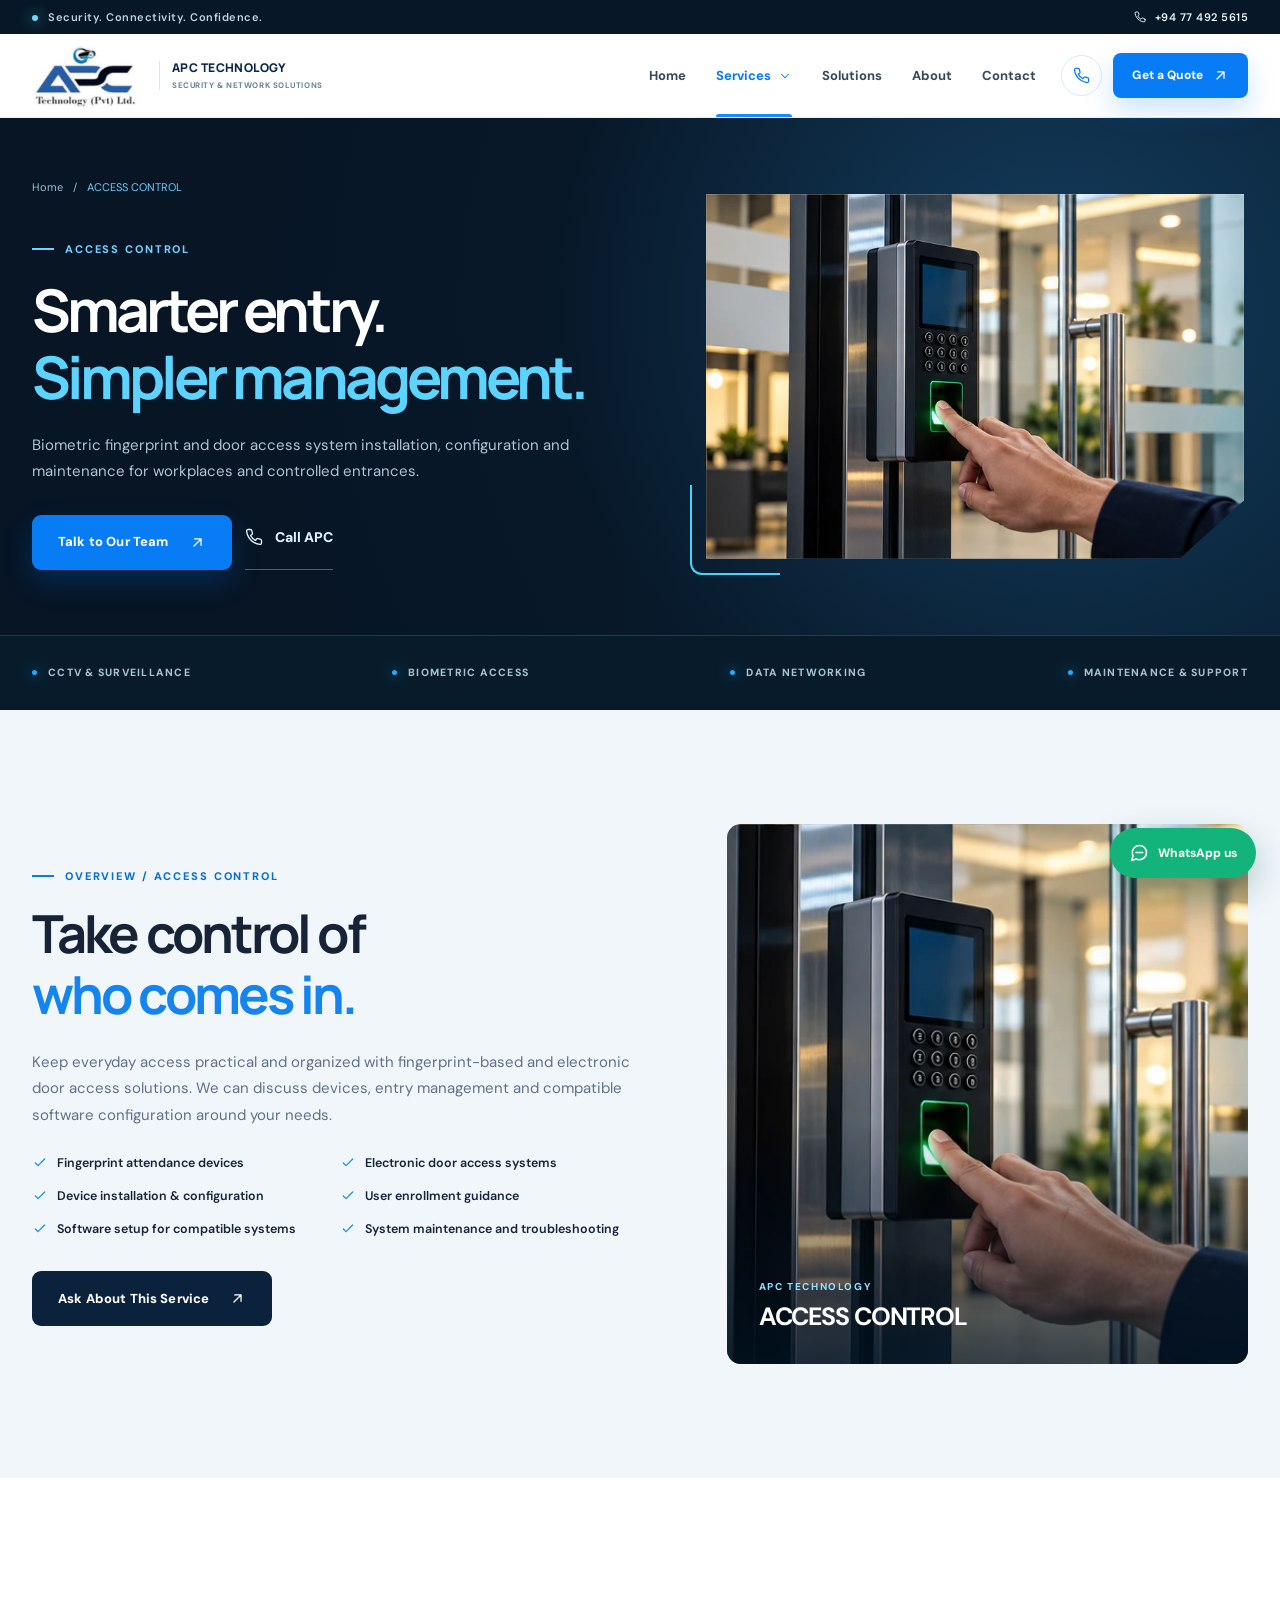
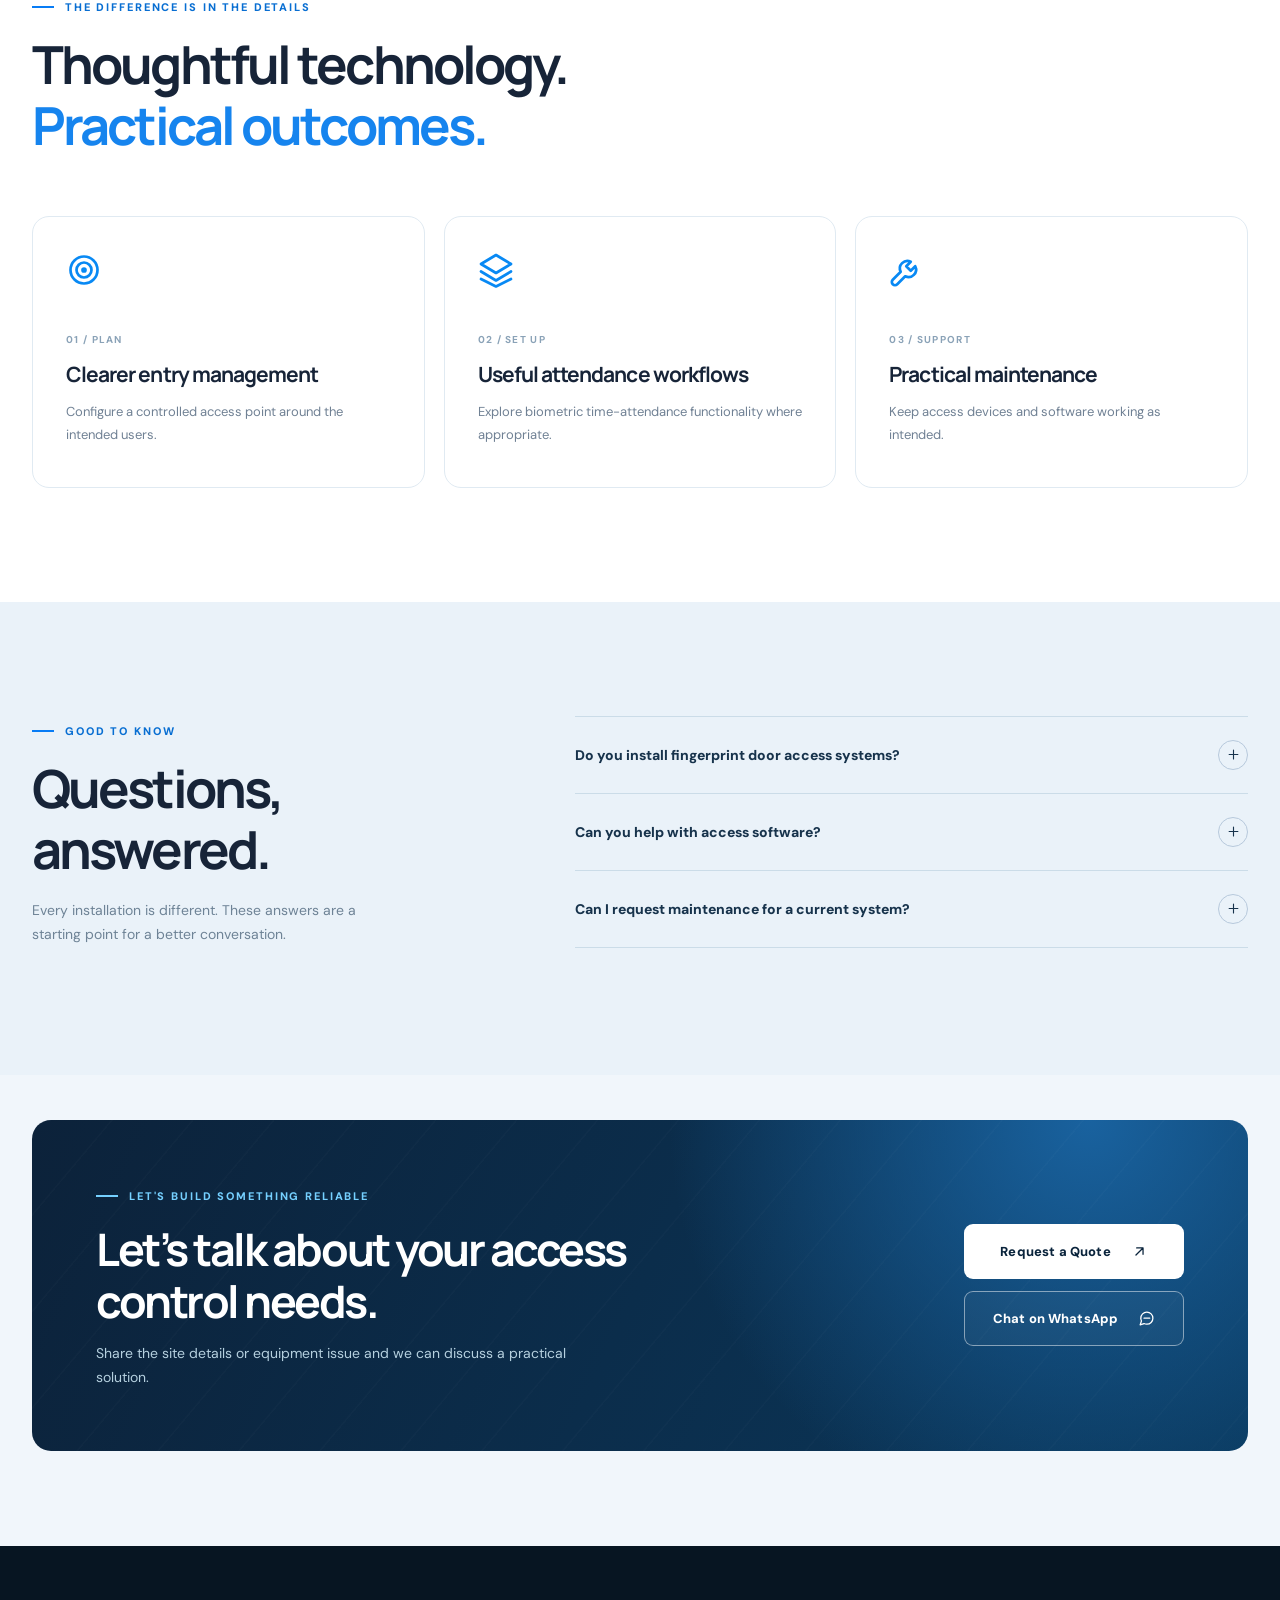
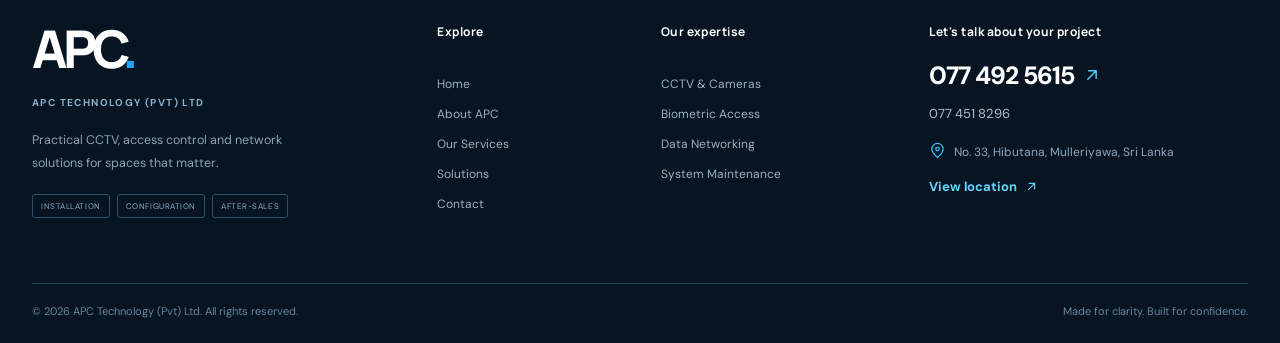
<file: access-control.html>
<!doctype html><html lang="en"><head><meta charset="UTF-8"><meta name="viewport" content="width=device-width, initial-scale=1"><meta name="theme-color" content="#09111d"><meta name="description" content="Biometric fingerprint and door access system installation, configuration and maintenance for workplaces and controlled entrances."><meta name="robots" content="index,follow"><meta property="og:type" content="website"><meta property="og:title" content="Access Control | APC Technology Sri Lanka"><meta property="og:description" content="Biometric fingerprint and door access system installation, configuration and maintenance for workplaces and controlled entrances."><meta property="og:image" content="assets/images/security-exterior.webp"><title>Access Control | APC Technology Sri Lanka</title><link rel="icon" type="image/svg+xml" href="assets/favicon.svg"><link rel="preconnect" href="https://fonts.googleapis.com"><link rel="preconnect" href="https://fonts.gstatic.com" crossorigin><link href="https://fonts.googleapis.com/css2?family=DM+Sans:wght@400;500;600;700;800&family=Manrope:wght@400;500;600;700;800&display=swap" rel="stylesheet"><link rel="stylesheet" href="assets/css/style.css"><script type="application/ld+json">{"@context":"https://schema.org","@type":"LocalBusiness","name":"APC Technology (Pvt) Ltd","description":"CCTV installation, biometric access control, network cabling and maintenance in Sri Lanka.","telephone":["+94774925615","+9474518296"],"address":{"@type":"PostalAddress","streetAddress":"No. 33, Hibutana","addressLocality":"Mulleriyawa","addressCountry":"LK"},"areaServed":"Sri Lanka"}</script></head><body data-page="access-control.html">
<svg class="svg-library" aria-hidden="true" xmlns="http://www.w3.org/2000/svg">
<symbol id="i-arrow" viewBox="0 0 24 24"><path d="M5 12h14m-6-6 6 6-6 6"/></symbol>
<symbol id="i-arrow-up" viewBox="0 0 24 24"><path d="M7 17 17 7M8 7h9v9"/></symbol>
<symbol id="i-chevron" viewBox="0 0 24 24"><path d="m6 9 6 6 6-6"/></symbol>
<symbol id="i-check" viewBox="0 0 24 24"><path d="m5 12 4 4L19 6"/></symbol>
<symbol id="i-shield" viewBox="0 0 24 24"><path d="M12 22s8-4 8-11V5l-8-3-8 3v6c0 7 8 11 8 11Z"/><path d="m9 12 2 2 4-4"/></symbol>
<symbol id="i-camera" viewBox="0 0 24 24"><rect x="3" y="5" width="18" height="13" rx="3"/><circle cx="12" cy="11.5" r="3"/><path d="M8 21h8m-4-3v3"/></symbol>
<symbol id="i-fingerprint" viewBox="0 0 24 24"><path d="M4 10c0-4.4 3.4-7.5 8-7.5s8 3.1 8 7.5m-13 0c0-3 2.3-5 5-5s5 2 5 5v5m-5-7a2.5 2.5 0 0 0-2.5 2.5v6m-5-3v-3m15 1v4m-11 1c0 2-.2 3.8-1.2 5.5m5.2-11v6c0 1.7-.4 3.5-1.2 5m4.2-4c-.2 1.6-.6 3-1.2 4.2"/></symbol>
<symbol id="i-network" viewBox="0 0 24 24"><rect x="9" y="2" width="6" height="5" rx="1"/><rect x="2" y="17" width="6" height="5" rx="1"/><rect x="16" y="17" width="6" height="5" rx="1"/><path d="M12 7v5m0 0H5v5m7-5h7v5"/></symbol>
<symbol id="i-tools" viewBox="0 0 24 24"><path d="M14.5 6.5a5 5 0 0 0-6.7 6.7L2.5 18.5a2.1 2.1 0 0 0 3 3l5.3-5.3a5 5 0 0 0 6.7-6.7l-3 3-3-3 3-3Z"/></symbol>
<symbol id="i-phone" viewBox="0 0 24 24"><path d="M22 16.9v3a2 2 0 0 1-2.2 2 19.7 19.7 0 0 1-8.6-3.1 19.4 19.4 0 0 1-6-6 19.7 19.7 0 0 1-3.1-8.7A2 2 0 0 1 4.1 2h3a2 2 0 0 1 2 1.7c.1 1 .4 2 .7 2.9a2 2 0 0 1-.5 2.1L7.4 10a16 16 0 0 0 6.6 6.6l1.3-1.9a2 2 0 0 1 2.1-.5c.9.3 1.9.6 2.9.7a2 2 0 0 1 1.7 2Z"/></symbol>
<symbol id="i-message" viewBox="0 0 24 24"><path d="M21 11.5a8.4 8.4 0 0 1-8.5 8.5 8 8 0 0 1-4-.9L3 21l1.9-5.5a8 8 0 0 1-.9-4A8.4 8.4 0 0 1 12.5 3 8.4 8.4 0 0 1 21 11.5Z"/><path d="M8.5 11.5h8"/></symbol>
<symbol id="i-pin" viewBox="0 0 24 24"><path d="M20 10c0 5-8 12-8 12S4 15 4 10a8 8 0 1 1 16 0Z"/><circle cx="12" cy="10" r="2.5"/></symbol>
<symbol id="i-clock" viewBox="0 0 24 24"><circle cx="12" cy="12" r="9"/><path d="M12 7v5l3 2"/></symbol>
<symbol id="i-house" viewBox="0 0 24 24"><path d="m3 11 9-8 9 8v10H3V11Z"/><path d="M9 21v-7h6v7"/></symbol>
<symbol id="i-building" viewBox="0 0 24 24"><rect x="4" y="3" width="16" height="18" rx="1"/><path d="M9 21v-5h6v5M8 8h2m4 0h2m-8 4h2m4 0h2"/></symbol>
<symbol id="i-shop" viewBox="0 0 24 24"><path d="M3 10h18l-2-6H5l-2 6ZM4 10v11h16V10M9 21v-7h6v7"/></symbol>
<symbol id="i-factory" viewBox="0 0 24 24"><path d="M3 21V10l6 3v-3l6 3V4h5v17H3Z"/><path d="M7 17h2m4 0h2m2 0h2"/></symbol>
<symbol id="i-server" viewBox="0 0 24 24"><rect x="3" y="3" width="18" height="8" rx="2"/><rect x="3" y="13" width="18" height="8" rx="2"/><path d="M7 7h.01M7 17h.01M11 7h7M11 17h7"/></symbol>
<symbol id="i-signal" viewBox="0 0 24 24"><path d="M2 9a15 15 0 0 1 20 0M5 12a10 10 0 0 1 14 0m-11 3a5 5 0 0 1 8 0m-4 4h.01"/></symbol>
<symbol id="i-link" viewBox="0 0 24 24"><path d="M10 13a5 5 0 0 0 7.5.5l3-3a5 5 0 0 0-7-7l-2 2M14 11a5 5 0 0 0-7.5-.5l-3 3a5 5 0 0 0 7 7l2-2"/></symbol>
<symbol id="i-target" viewBox="0 0 24 24"><circle cx="12" cy="12" r="9"/><circle cx="12" cy="12" r="5"/><circle cx="12" cy="12" r="1"/></symbol>
<symbol id="i-layers" viewBox="0 0 24 24"><path d="m12 2 10 6-10 6L2 8l10-6Zm-10 11 10 6 10-6M2 18l10 5 10-5"/></symbol>
<symbol id="i-circle" viewBox="0 0 24 24"><circle cx="12" cy="12" r="9"/><path d="M12 8v4m0 4h.01"/></symbol>
<symbol id="i-clipboard" viewBox="0 0 24 24"><rect x="5" y="5" width="14" height="17" rx="2"/><path d="M9 4h6v4H9zM9 13h6m-6 4h6"/></symbol>
<symbol id="i-menu" viewBox="0 0 24 24"><path d="M4 6h16M4 12h16M4 18h16"/></symbol>
<symbol id="i-close" viewBox="0 0 24 24"><path d="M5 5 19 19M19 5 5 19"/></symbol>
<symbol id="i-plus" viewBox="0 0 24 24"><path d="M12 5v14M5 12h14"/></symbol>
</svg><a href="#main-content" class="skip-link">Skip to content</a><div class="topstrip"><div class="container topstrip-inner"><span><span class="tiny-spark"></span> Security. Connectivity. Confidence.</span><a href="tel:+94774925615"><svg class="ico " aria-hidden="true"><use href="#i-phone"></use></svg> &nbsp;+94 77 492 5615</a></div></div>
<header class="site-header" id="site-header"><div class="container nav-shell">
<a href="index.html" class="brand" aria-label="APC Technology home"><img src="assets/images/apc-original-logo.webp" alt="APC Technology (Pvt) Ltd original logo" width="130" height="75"><span class="brand-side"><b>APC TECHNOLOGY</b><small>SECURITY & NETWORK SOLUTIONS</small></span></a>
<nav class="desktop-nav" aria-label="Main navigation"><a class="nav-link " href="index.html">Home</a>
<div class="dropdown"><a class="nav-link active" href="services.html">Services <svg class="ico " aria-hidden="true"><use href="#i-chevron"></use></svg></a>
<div class="dropdown-menu"><a href="services.html"><span>All Services</span><svg class="ico " aria-hidden="true"><use href="#i-arrow-up"></use></svg></a><a href="cctv.html">CCTV & Surveillance</a><a href="access-control.html">Biometric & Access Control</a><a href="networking.html">Data Networking</a><a href="maintenance.html">Maintenance & Support</a></div></div>
<a class="nav-link " href="solutions.html">Solutions</a><a class="nav-link " href="about.html">About</a><a class="nav-link " href="contact.html">Contact</a></nav>
<div class="header-actions"><a class="header-call" href="tel:+94774925615" aria-label="Call APC Technology"><svg class="ico " aria-hidden="true"><use href="#i-phone"></use></svg></a><a class="btn btn-small btn-primary" href="contact.html">Get a Quote <svg class="ico " aria-hidden="true"><use href="#i-arrow-up"></use></svg></a><button class="menu-toggle" id="menu-toggle" type="button" aria-expanded="false" aria-controls="mobile-menu" aria-label="Open menu"><svg class="ico " aria-hidden="true"><use href="#i-menu"></use></svg></button></div>
</div><nav class="mobile-menu" id="mobile-menu" aria-label="Mobile navigation" hidden><a href="index.html">Home</a><a href="services.html">All Services</a><a href="cctv.html">CCTV & Surveillance</a><a href="access-control.html">Access Control</a><a href="networking.html">Data Networking</a><a href="maintenance.html">Maintenance</a><a href="solutions.html">Solutions by Industry</a><a href="about.html">About Us</a><a href="contact.html">Contact & Quote</a></nav></header><main id="main-content"><section class="inner-hero"><div class="inner-glow"></div><div class="container inner-hero-grid"><div class="inner-copy reveal"><div class="crumbs"><a href="index.html">Home</a><span>/</span><span>ACCESS CONTROL</span></div><span class="eyebrow eyebrow-light">ACCESS CONTROL</span><h1>Smarter entry.<br><span>Simpler management.</span></h1><p>Biometric fingerprint and door access system installation, configuration and maintenance for workplaces and controlled entrances.</p><div class="hero-actions"><a href="contact.html" class="btn btn-primary">Talk to Our Team <svg class="ico " aria-hidden="true"><use href="#i-arrow-up"></use></svg></a><a class="text-link light-link" href="tel:+94774925615"><svg class="ico " aria-hidden="true"><use href="#i-phone"></use></svg> Call APC</a></div></div><div class="inner-photo reveal" data-delay="100"><img src="assets/images/biometric-access.webp" alt="ACCESS CONTROL technology installation photography" class="" loading="eager"><div class="photo-outline"></div></div></div></section><div class="capability-strip"><div class="container capability-row"><span><i></i>CCTV & SURVEILLANCE</span><span><i></i>BIOMETRIC ACCESS</span><span><i></i>DATA NETWORKING</span><span><i></i>MAINTENANCE & SUPPORT</span></div></div>
 <section class="section section-light"><div class="container service-detail-grid"><div class="detail-copy reveal"><span class="eyebrow">OVERVIEW / ACCESS CONTROL</span><h2>Take control of<br><span class="blue-type">who comes in.</span></h2><p>Keep everyday access practical and organized with fingerprint-based and electronic door access solutions. We can discuss devices, entry management and compatible software configuration around your needs.</p><ul class="detail-checks"><li><svg class="ico " aria-hidden="true"><use href="#i-check"></use></svg>Fingerprint attendance devices</li><li><svg class="ico " aria-hidden="true"><use href="#i-check"></use></svg>Electronic door access systems</li><li><svg class="ico " aria-hidden="true"><use href="#i-check"></use></svg>Device installation &amp; configuration</li><li><svg class="ico " aria-hidden="true"><use href="#i-check"></use></svg>User enrollment guidance</li><li><svg class="ico " aria-hidden="true"><use href="#i-check"></use></svg>Software setup for compatible systems</li><li><svg class="ico " aria-hidden="true"><use href="#i-check"></use></svg>System maintenance and troubleshooting</li></ul><a href="contact.html?service=access-control" class="btn btn-dark">Ask About This Service <svg class="ico " aria-hidden="true"><use href="#i-arrow-up"></use></svg></a></div><div class="detail-visual reveal"><img src="assets/images/biometric-access.webp" alt="ACCESS CONTROL equipment illustration" class="" loading="lazy"><div class="detail-image-label"><span>APC TECHNOLOGY</span><b>ACCESS CONTROL</b></div></div></div></section>
 <section class="section section-white"><div class="container"><div class="section-head reveal"><div><span class="eyebrow">THE DIFFERENCE IS IN THE DETAILS</span><h2>Thoughtful technology.<br><span class="blue-type">Practical outcomes.</span></h2></div></div><div class="values-grid"><div class="value-card reveal"><svg class="ico " aria-hidden="true"><use href="#i-target"></use></svg><b>01 / PLAN</b><h3>Clearer entry management</h3><p>Configure a controlled access point around the intended users.</p></div><div class="value-card reveal"><svg class="ico " aria-hidden="true"><use href="#i-layers"></use></svg><b>02 / SET UP</b><h3>Useful attendance workflows</h3><p>Explore biometric time-attendance functionality where appropriate.</p></div><div class="value-card reveal"><svg class="ico " aria-hidden="true"><use href="#i-tools"></use></svg><b>03 / SUPPORT</b><h3>Practical maintenance</h3><p>Keep access devices and software working as intended.</p></div></div></div></section>
 <section class="section faq-section"><div class="container faq-layout"><div class="reveal"><span class="eyebrow">GOOD TO KNOW</span><h2>Questions,<br>answered.</h2><p>Every installation is different. These answers are a starting point for a better conversation.</p></div><div class="faq-items reveal"><details class="faq-item"><summary>Do you install fingerprint door access systems?<span><svg class="ico " aria-hidden="true"><use href="#i-plus"></use></svg></span></summary><p>Yes. Fingerprint and door access system installation is one of APC Technology’s advertised services.</p></details><details class="faq-item"><summary>Can you help with access software?<span><svg class="ico " aria-hidden="true"><use href="#i-plus"></use></svg></span></summary><p>Software installation is among the advertised services. Compatibility depends on the equipment and software used.</p></details><details class="faq-item"><summary>Can I request maintenance for a current system?<span><svg class="ico " aria-hidden="true"><use href="#i-plus"></use></svg></span></summary><p>Yes, describe the model and issue so the team can advise on the next steps.</p></details></div></div></section><section class="cta-zone"><div class="container"><div class="cta-panel reveal"><div class="cta-noise"></div><div><span class="eyebrow eyebrow-light">LET'S BUILD SOMETHING RELIABLE</span><h2>Let’s talk about your access control needs.</h2><p>Share the site details or equipment issue and we can discuss a practical solution.</p></div><div class="cta-buttons"><a href="contact.html" class="btn btn-white">Request a Quote <svg class="ico " aria-hidden="true"><use href="#i-arrow-up"></use></svg></a><a href="https://wa.me/94774925615?text=Hello%20APC%20Technology%2C%20I%20need%20a%20quotation." class="btn btn-outline-light">Chat on WhatsApp <svg class="ico " aria-hidden="true"><use href="#i-message"></use></svg></a></div></div></div></section>
 </main><footer class="footer"><div class="container footer-top"><div class="footer-brand"><a href="index.html" class="footer-wordmark">APC<span>.</span></a><strong>APC TECHNOLOGY (PVT) LTD</strong><p>Practical CCTV, access control and network solutions for spaces that matter.</p><div class="footer-pills"><span>INSTALLATION</span><span>CONFIGURATION</span><span>AFTER-SALES</span></div></div><div class="footer-links"><h4>Explore</h4><a href="index.html">Home</a><a href="about.html">About APC</a><a href="services.html">Our Services</a><a href="solutions.html">Solutions</a><a href="contact.html">Contact</a></div><div class="footer-links"><h4>Our expertise</h4><a href="cctv.html">CCTV & Cameras</a><a href="access-control.html">Biometric Access</a><a href="networking.html">Data Networking</a><a href="maintenance.html">System Maintenance</a></div><div class="footer-contact"><h4>Let's talk about your project</h4><a class="footer-big-phone" href="tel:+94774925615">077 492 5615 <svg class="ico " aria-hidden="true"><use href="#i-arrow-up"></use></svg></a><a href="tel:+9474518296">077 451 8296</a><p><svg class="ico " aria-hidden="true"><use href="#i-pin"></use></svg> No. 33, Hibutana, Mulleriyawa, Sri Lanka</p><a href="https://www.google.com/maps/search/?api=1&query=No.+33+Hibutana+Mulleriyawa+Sri+Lanka" target="_blank" rel="noopener noreferrer" class="footer-map">View location <svg class="ico " aria-hidden="true"><use href="#i-arrow-up"></use></svg></a></div></div><div class="container footer-bottom"><span>© <span id="year">2026</span> APC Technology (Pvt) Ltd. All rights reserved.</span><span>Made for clarity. Built for confidence.</span></div></footer><a class="floating-whatsapp" href="https://wa.me/94774925615?text=Hello%20APC%20Technology%2C%20I%20would%20like%20to%20discuss%20your%20services." aria-label="Chat with APC Technology on WhatsApp" target="_blank" rel="noopener noreferrer"><svg class="ico " aria-hidden="true"><use href="#i-message"></use></svg><span>WhatsApp us</span></a><button id="back-to-top" class="back-top" aria-label="Back to top">↑</button><script src="assets/js/main.js" defer></script></body></html>
</file>
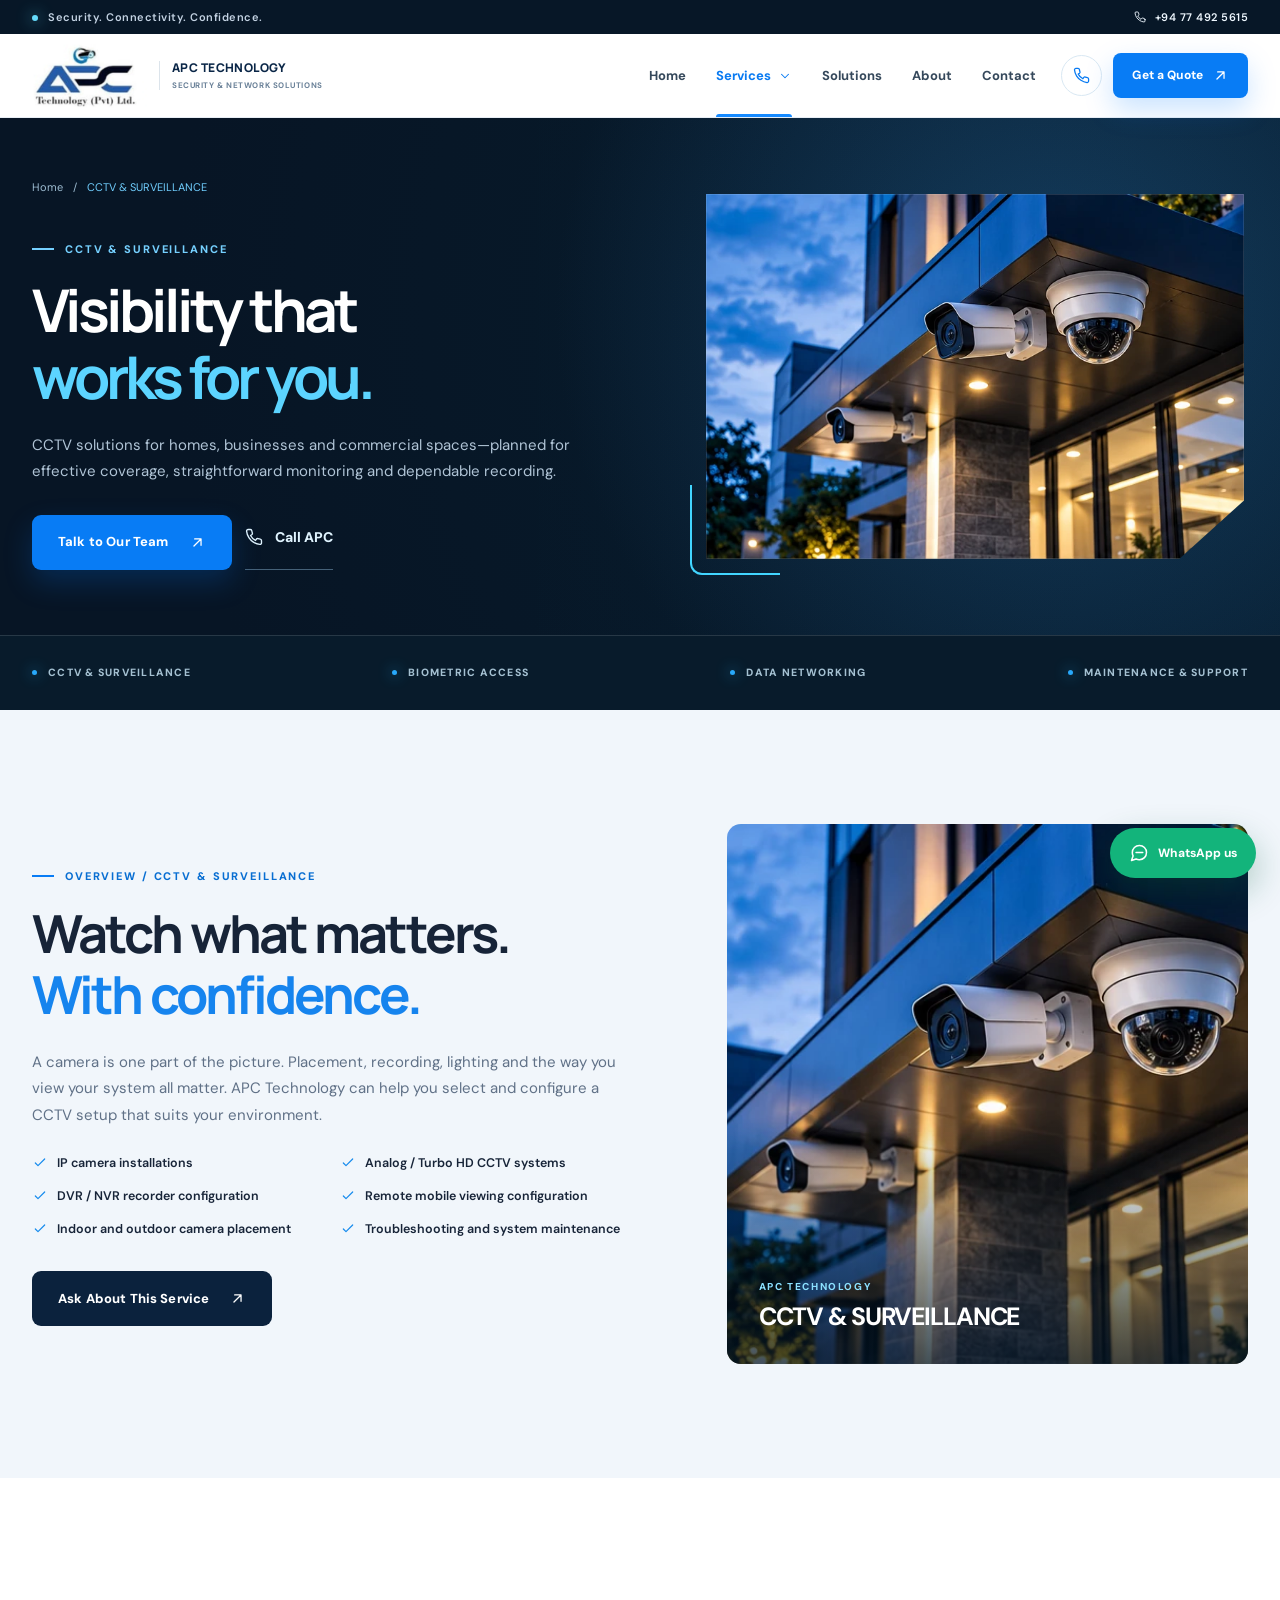
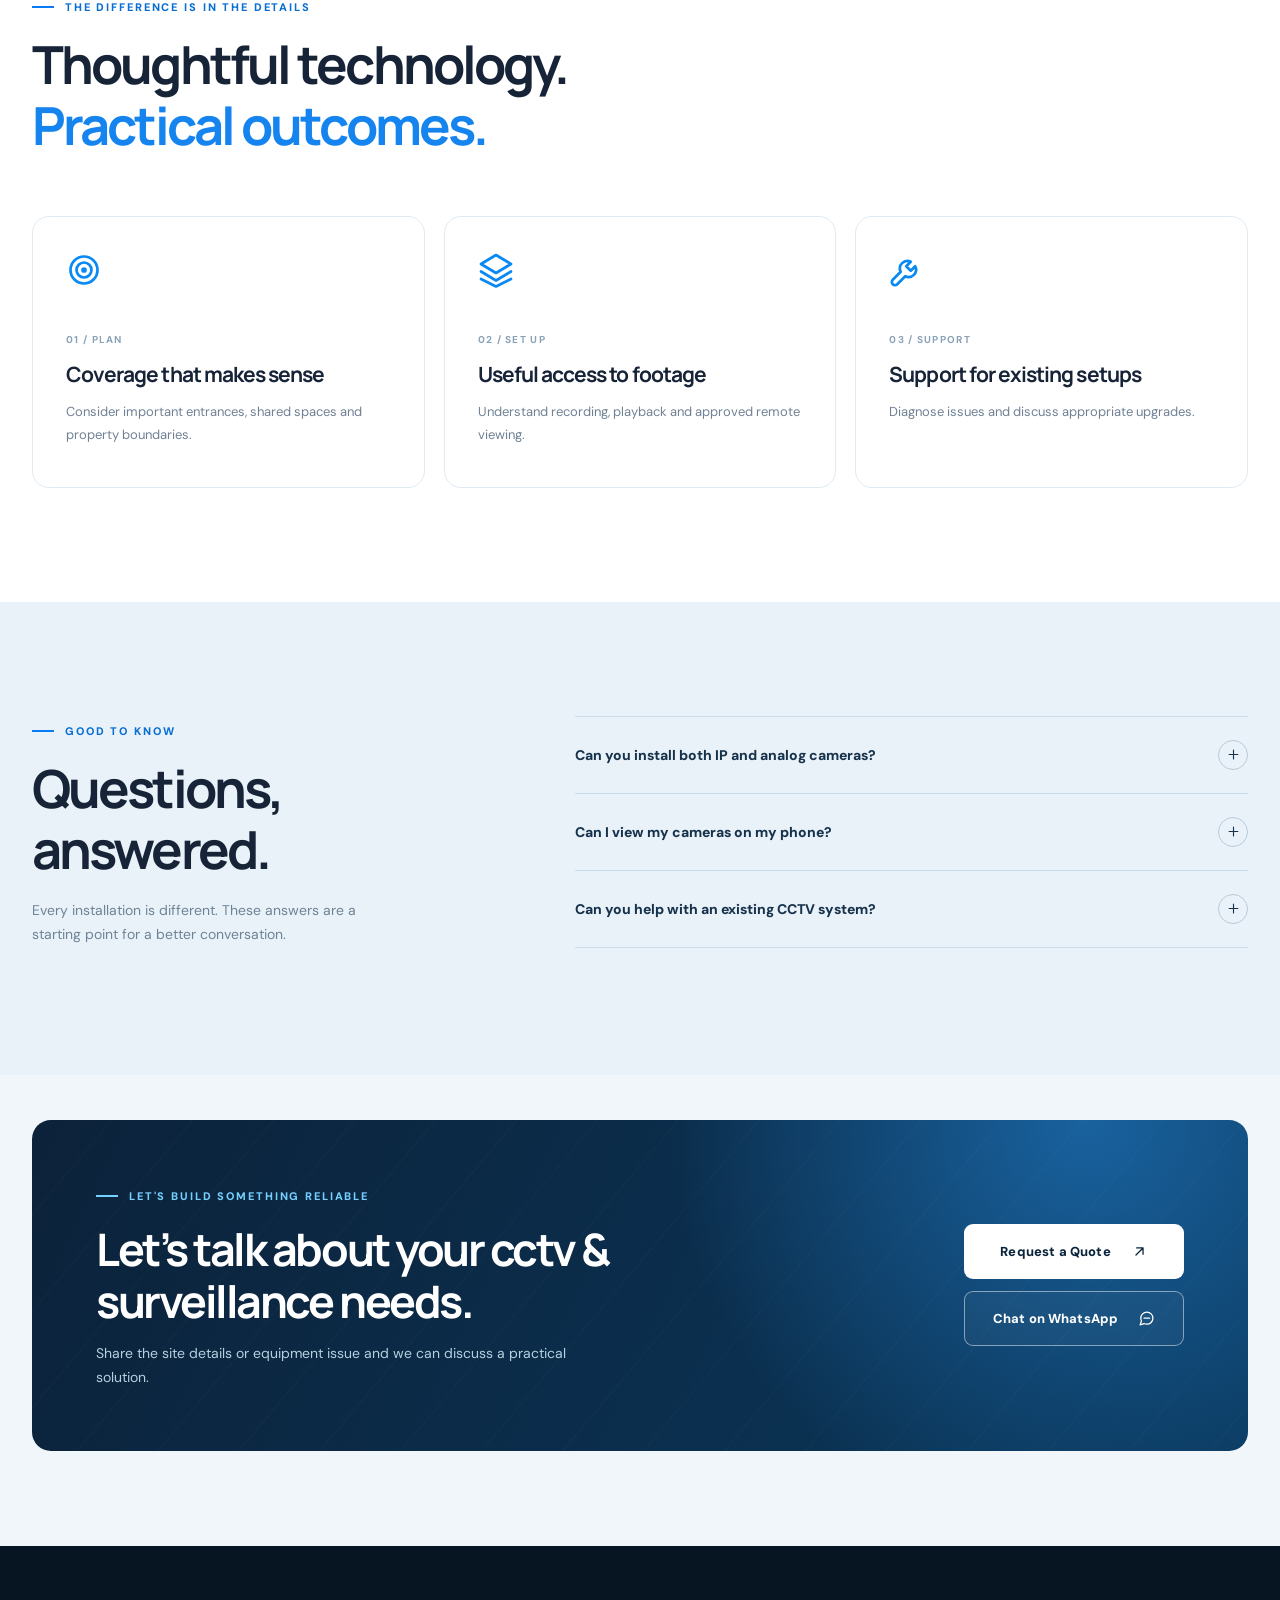
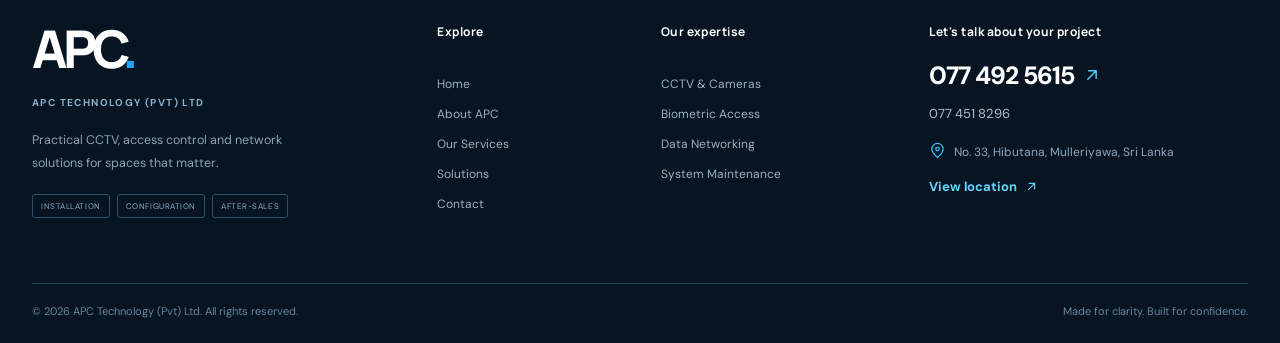
<file: cctv.html>
<!doctype html><html lang="en"><head><meta charset="UTF-8"><meta name="viewport" content="width=device-width, initial-scale=1"><meta name="theme-color" content="#09111d"><meta name="description" content="CCTV solutions for homes, businesses and commercial spaces—planned for effective coverage, straightforward monitoring and dependable recording."><meta name="robots" content="index,follow"><meta property="og:type" content="website"><meta property="og:title" content="Cctv &amp; Surveillance | APC Technology Sri Lanka"><meta property="og:description" content="CCTV solutions for homes, businesses and commercial spaces—planned for effective coverage, straightforward monitoring and dependable recording."><meta property="og:image" content="assets/images/security-exterior.webp"><title>Cctv &amp; Surveillance | APC Technology Sri Lanka</title><link rel="icon" type="image/svg+xml" href="assets/favicon.svg"><link rel="preconnect" href="https://fonts.googleapis.com"><link rel="preconnect" href="https://fonts.gstatic.com" crossorigin><link href="https://fonts.googleapis.com/css2?family=DM+Sans:wght@400;500;600;700;800&family=Manrope:wght@400;500;600;700;800&display=swap" rel="stylesheet"><link rel="stylesheet" href="assets/css/style.css"><script type="application/ld+json">{"@context":"https://schema.org","@type":"LocalBusiness","name":"APC Technology (Pvt) Ltd","description":"CCTV installation, biometric access control, network cabling and maintenance in Sri Lanka.","telephone":["+94774925615","+9474518296"],"address":{"@type":"PostalAddress","streetAddress":"No. 33, Hibutana","addressLocality":"Mulleriyawa","addressCountry":"LK"},"areaServed":"Sri Lanka"}</script></head><body data-page="cctv.html">
<svg class="svg-library" aria-hidden="true" xmlns="http://www.w3.org/2000/svg">
<symbol id="i-arrow" viewBox="0 0 24 24"><path d="M5 12h14m-6-6 6 6-6 6"/></symbol>
<symbol id="i-arrow-up" viewBox="0 0 24 24"><path d="M7 17 17 7M8 7h9v9"/></symbol>
<symbol id="i-chevron" viewBox="0 0 24 24"><path d="m6 9 6 6 6-6"/></symbol>
<symbol id="i-check" viewBox="0 0 24 24"><path d="m5 12 4 4L19 6"/></symbol>
<symbol id="i-shield" viewBox="0 0 24 24"><path d="M12 22s8-4 8-11V5l-8-3-8 3v6c0 7 8 11 8 11Z"/><path d="m9 12 2 2 4-4"/></symbol>
<symbol id="i-camera" viewBox="0 0 24 24"><rect x="3" y="5" width="18" height="13" rx="3"/><circle cx="12" cy="11.5" r="3"/><path d="M8 21h8m-4-3v3"/></symbol>
<symbol id="i-fingerprint" viewBox="0 0 24 24"><path d="M4 10c0-4.4 3.4-7.5 8-7.5s8 3.1 8 7.5m-13 0c0-3 2.3-5 5-5s5 2 5 5v5m-5-7a2.5 2.5 0 0 0-2.5 2.5v6m-5-3v-3m15 1v4m-11 1c0 2-.2 3.8-1.2 5.5m5.2-11v6c0 1.7-.4 3.5-1.2 5m4.2-4c-.2 1.6-.6 3-1.2 4.2"/></symbol>
<symbol id="i-network" viewBox="0 0 24 24"><rect x="9" y="2" width="6" height="5" rx="1"/><rect x="2" y="17" width="6" height="5" rx="1"/><rect x="16" y="17" width="6" height="5" rx="1"/><path d="M12 7v5m0 0H5v5m7-5h7v5"/></symbol>
<symbol id="i-tools" viewBox="0 0 24 24"><path d="M14.5 6.5a5 5 0 0 0-6.7 6.7L2.5 18.5a2.1 2.1 0 0 0 3 3l5.3-5.3a5 5 0 0 0 6.7-6.7l-3 3-3-3 3-3Z"/></symbol>
<symbol id="i-phone" viewBox="0 0 24 24"><path d="M22 16.9v3a2 2 0 0 1-2.2 2 19.7 19.7 0 0 1-8.6-3.1 19.4 19.4 0 0 1-6-6 19.7 19.7 0 0 1-3.1-8.7A2 2 0 0 1 4.1 2h3a2 2 0 0 1 2 1.7c.1 1 .4 2 .7 2.9a2 2 0 0 1-.5 2.1L7.4 10a16 16 0 0 0 6.6 6.6l1.3-1.9a2 2 0 0 1 2.1-.5c.9.3 1.9.6 2.9.7a2 2 0 0 1 1.7 2Z"/></symbol>
<symbol id="i-message" viewBox="0 0 24 24"><path d="M21 11.5a8.4 8.4 0 0 1-8.5 8.5 8 8 0 0 1-4-.9L3 21l1.9-5.5a8 8 0 0 1-.9-4A8.4 8.4 0 0 1 12.5 3 8.4 8.4 0 0 1 21 11.5Z"/><path d="M8.5 11.5h8"/></symbol>
<symbol id="i-pin" viewBox="0 0 24 24"><path d="M20 10c0 5-8 12-8 12S4 15 4 10a8 8 0 1 1 16 0Z"/><circle cx="12" cy="10" r="2.5"/></symbol>
<symbol id="i-clock" viewBox="0 0 24 24"><circle cx="12" cy="12" r="9"/><path d="M12 7v5l3 2"/></symbol>
<symbol id="i-house" viewBox="0 0 24 24"><path d="m3 11 9-8 9 8v10H3V11Z"/><path d="M9 21v-7h6v7"/></symbol>
<symbol id="i-building" viewBox="0 0 24 24"><rect x="4" y="3" width="16" height="18" rx="1"/><path d="M9 21v-5h6v5M8 8h2m4 0h2m-8 4h2m4 0h2"/></symbol>
<symbol id="i-shop" viewBox="0 0 24 24"><path d="M3 10h18l-2-6H5l-2 6ZM4 10v11h16V10M9 21v-7h6v7"/></symbol>
<symbol id="i-factory" viewBox="0 0 24 24"><path d="M3 21V10l6 3v-3l6 3V4h5v17H3Z"/><path d="M7 17h2m4 0h2m2 0h2"/></symbol>
<symbol id="i-server" viewBox="0 0 24 24"><rect x="3" y="3" width="18" height="8" rx="2"/><rect x="3" y="13" width="18" height="8" rx="2"/><path d="M7 7h.01M7 17h.01M11 7h7M11 17h7"/></symbol>
<symbol id="i-signal" viewBox="0 0 24 24"><path d="M2 9a15 15 0 0 1 20 0M5 12a10 10 0 0 1 14 0m-11 3a5 5 0 0 1 8 0m-4 4h.01"/></symbol>
<symbol id="i-link" viewBox="0 0 24 24"><path d="M10 13a5 5 0 0 0 7.5.5l3-3a5 5 0 0 0-7-7l-2 2M14 11a5 5 0 0 0-7.5-.5l-3 3a5 5 0 0 0 7 7l2-2"/></symbol>
<symbol id="i-target" viewBox="0 0 24 24"><circle cx="12" cy="12" r="9"/><circle cx="12" cy="12" r="5"/><circle cx="12" cy="12" r="1"/></symbol>
<symbol id="i-layers" viewBox="0 0 24 24"><path d="m12 2 10 6-10 6L2 8l10-6Zm-10 11 10 6 10-6M2 18l10 5 10-5"/></symbol>
<symbol id="i-circle" viewBox="0 0 24 24"><circle cx="12" cy="12" r="9"/><path d="M12 8v4m0 4h.01"/></symbol>
<symbol id="i-clipboard" viewBox="0 0 24 24"><rect x="5" y="5" width="14" height="17" rx="2"/><path d="M9 4h6v4H9zM9 13h6m-6 4h6"/></symbol>
<symbol id="i-menu" viewBox="0 0 24 24"><path d="M4 6h16M4 12h16M4 18h16"/></symbol>
<symbol id="i-close" viewBox="0 0 24 24"><path d="M5 5 19 19M19 5 5 19"/></symbol>
<symbol id="i-plus" viewBox="0 0 24 24"><path d="M12 5v14M5 12h14"/></symbol>
</svg><a href="#main-content" class="skip-link">Skip to content</a><div class="topstrip"><div class="container topstrip-inner"><span><span class="tiny-spark"></span> Security. Connectivity. Confidence.</span><a href="tel:+94774925615"><svg class="ico " aria-hidden="true"><use href="#i-phone"></use></svg> &nbsp;+94 77 492 5615</a></div></div>
<header class="site-header" id="site-header"><div class="container nav-shell">
<a href="index.html" class="brand" aria-label="APC Technology home"><img src="assets/images/apc-original-logo.webp" alt="APC Technology (Pvt) Ltd original logo" width="130" height="75"><span class="brand-side"><b>APC TECHNOLOGY</b><small>SECURITY & NETWORK SOLUTIONS</small></span></a>
<nav class="desktop-nav" aria-label="Main navigation"><a class="nav-link " href="index.html">Home</a>
<div class="dropdown"><a class="nav-link active" href="services.html">Services <svg class="ico " aria-hidden="true"><use href="#i-chevron"></use></svg></a>
<div class="dropdown-menu"><a href="services.html"><span>All Services</span><svg class="ico " aria-hidden="true"><use href="#i-arrow-up"></use></svg></a><a href="cctv.html">CCTV & Surveillance</a><a href="access-control.html">Biometric & Access Control</a><a href="networking.html">Data Networking</a><a href="maintenance.html">Maintenance & Support</a></div></div>
<a class="nav-link " href="solutions.html">Solutions</a><a class="nav-link " href="about.html">About</a><a class="nav-link " href="contact.html">Contact</a></nav>
<div class="header-actions"><a class="header-call" href="tel:+94774925615" aria-label="Call APC Technology"><svg class="ico " aria-hidden="true"><use href="#i-phone"></use></svg></a><a class="btn btn-small btn-primary" href="contact.html">Get a Quote <svg class="ico " aria-hidden="true"><use href="#i-arrow-up"></use></svg></a><button class="menu-toggle" id="menu-toggle" type="button" aria-expanded="false" aria-controls="mobile-menu" aria-label="Open menu"><svg class="ico " aria-hidden="true"><use href="#i-menu"></use></svg></button></div>
</div><nav class="mobile-menu" id="mobile-menu" aria-label="Mobile navigation" hidden><a href="index.html">Home</a><a href="services.html">All Services</a><a href="cctv.html">CCTV & Surveillance</a><a href="access-control.html">Access Control</a><a href="networking.html">Data Networking</a><a href="maintenance.html">Maintenance</a><a href="solutions.html">Solutions by Industry</a><a href="about.html">About Us</a><a href="contact.html">Contact & Quote</a></nav></header><main id="main-content"><section class="inner-hero"><div class="inner-glow"></div><div class="container inner-hero-grid"><div class="inner-copy reveal"><div class="crumbs"><a href="index.html">Home</a><span>/</span><span>CCTV & SURVEILLANCE</span></div><span class="eyebrow eyebrow-light">CCTV & SURVEILLANCE</span><h1>Visibility that<br><span>works for you.</span></h1><p>CCTV solutions for homes, businesses and commercial spaces—planned for effective coverage, straightforward monitoring and dependable recording.</p><div class="hero-actions"><a href="contact.html" class="btn btn-primary">Talk to Our Team <svg class="ico " aria-hidden="true"><use href="#i-arrow-up"></use></svg></a><a class="text-link light-link" href="tel:+94774925615"><svg class="ico " aria-hidden="true"><use href="#i-phone"></use></svg> Call APC</a></div></div><div class="inner-photo reveal" data-delay="100"><img src="assets/images/security-exterior.webp" alt="CCTV &amp; SURVEILLANCE technology installation photography" class="" loading="eager"><div class="photo-outline"></div></div></div></section><div class="capability-strip"><div class="container capability-row"><span><i></i>CCTV & SURVEILLANCE</span><span><i></i>BIOMETRIC ACCESS</span><span><i></i>DATA NETWORKING</span><span><i></i>MAINTENANCE & SUPPORT</span></div></div>
 <section class="section section-light"><div class="container service-detail-grid"><div class="detail-copy reveal"><span class="eyebrow">OVERVIEW / CCTV & SURVEILLANCE</span><h2>Watch what matters.<br><span class="blue-type">With confidence.</span></h2><p>A camera is one part of the picture. Placement, recording, lighting and the way you view your system all matter. APC Technology can help you select and configure a CCTV setup that suits your environment.</p><ul class="detail-checks"><li><svg class="ico " aria-hidden="true"><use href="#i-check"></use></svg>IP camera installations</li><li><svg class="ico " aria-hidden="true"><use href="#i-check"></use></svg>Analog / Turbo HD CCTV systems</li><li><svg class="ico " aria-hidden="true"><use href="#i-check"></use></svg>DVR / NVR recorder configuration</li><li><svg class="ico " aria-hidden="true"><use href="#i-check"></use></svg>Remote mobile viewing configuration</li><li><svg class="ico " aria-hidden="true"><use href="#i-check"></use></svg>Indoor and outdoor camera placement</li><li><svg class="ico " aria-hidden="true"><use href="#i-check"></use></svg>Troubleshooting and system maintenance</li></ul><a href="contact.html?service=cctv" class="btn btn-dark">Ask About This Service <svg class="ico " aria-hidden="true"><use href="#i-arrow-up"></use></svg></a></div><div class="detail-visual reveal"><img src="assets/images/security-exterior.webp" alt="CCTV &amp; SURVEILLANCE equipment illustration" class="" loading="lazy"><div class="detail-image-label"><span>APC TECHNOLOGY</span><b>CCTV & SURVEILLANCE</b></div></div></div></section>
 <section class="section section-white"><div class="container"><div class="section-head reveal"><div><span class="eyebrow">THE DIFFERENCE IS IN THE DETAILS</span><h2>Thoughtful technology.<br><span class="blue-type">Practical outcomes.</span></h2></div></div><div class="values-grid"><div class="value-card reveal"><svg class="ico " aria-hidden="true"><use href="#i-target"></use></svg><b>01 / PLAN</b><h3>Coverage that makes sense</h3><p>Consider important entrances, shared spaces and property boundaries.</p></div><div class="value-card reveal"><svg class="ico " aria-hidden="true"><use href="#i-layers"></use></svg><b>02 / SET UP</b><h3>Useful access to footage</h3><p>Understand recording, playback and approved remote viewing.</p></div><div class="value-card reveal"><svg class="ico " aria-hidden="true"><use href="#i-tools"></use></svg><b>03 / SUPPORT</b><h3>Support for existing setups</h3><p>Diagnose issues and discuss appropriate upgrades.</p></div></div></div></section>
 <section class="section faq-section"><div class="container faq-layout"><div class="reveal"><span class="eyebrow">GOOD TO KNOW</span><h2>Questions,<br>answered.</h2><p>Every installation is different. These answers are a starting point for a better conversation.</p></div><div class="faq-items reveal"><details class="faq-item"><summary>Can you install both IP and analog cameras?<span><svg class="ico " aria-hidden="true"><use href="#i-plus"></use></svg></span></summary><p>Yes. The company advertises both IP and analog CCTV system installation. The right choice depends on the site and requirements.</p></details><details class="faq-item"><summary>Can I view my cameras on my phone?<span><svg class="ico " aria-hidden="true"><use href="#i-plus"></use></svg></span></summary><p>Compatible systems can be configured for remote mobile viewing, subject to recorder, network and app compatibility.</p></details><details class="faq-item"><summary>Can you help with an existing CCTV system?<span><svg class="ico " aria-hidden="true"><use href="#i-plus"></use></svg></span></summary><p>APC Technology advertises CCTV system maintenance. Share your current system details so the team can review the issue.</p></details></div></div></section><section class="cta-zone"><div class="container"><div class="cta-panel reveal"><div class="cta-noise"></div><div><span class="eyebrow eyebrow-light">LET'S BUILD SOMETHING RELIABLE</span><h2>Let’s talk about your cctv & surveillance needs.</h2><p>Share the site details or equipment issue and we can discuss a practical solution.</p></div><div class="cta-buttons"><a href="contact.html" class="btn btn-white">Request a Quote <svg class="ico " aria-hidden="true"><use href="#i-arrow-up"></use></svg></a><a href="https://wa.me/94774925615?text=Hello%20APC%20Technology%2C%20I%20need%20a%20quotation." class="btn btn-outline-light">Chat on WhatsApp <svg class="ico " aria-hidden="true"><use href="#i-message"></use></svg></a></div></div></div></section>
 </main><footer class="footer"><div class="container footer-top"><div class="footer-brand"><a href="index.html" class="footer-wordmark">APC<span>.</span></a><strong>APC TECHNOLOGY (PVT) LTD</strong><p>Practical CCTV, access control and network solutions for spaces that matter.</p><div class="footer-pills"><span>INSTALLATION</span><span>CONFIGURATION</span><span>AFTER-SALES</span></div></div><div class="footer-links"><h4>Explore</h4><a href="index.html">Home</a><a href="about.html">About APC</a><a href="services.html">Our Services</a><a href="solutions.html">Solutions</a><a href="contact.html">Contact</a></div><div class="footer-links"><h4>Our expertise</h4><a href="cctv.html">CCTV & Cameras</a><a href="access-control.html">Biometric Access</a><a href="networking.html">Data Networking</a><a href="maintenance.html">System Maintenance</a></div><div class="footer-contact"><h4>Let's talk about your project</h4><a class="footer-big-phone" href="tel:+94774925615">077 492 5615 <svg class="ico " aria-hidden="true"><use href="#i-arrow-up"></use></svg></a><a href="tel:+9474518296">077 451 8296</a><p><svg class="ico " aria-hidden="true"><use href="#i-pin"></use></svg> No. 33, Hibutana, Mulleriyawa, Sri Lanka</p><a href="https://www.google.com/maps/search/?api=1&query=No.+33+Hibutana+Mulleriyawa+Sri+Lanka" target="_blank" rel="noopener noreferrer" class="footer-map">View location <svg class="ico " aria-hidden="true"><use href="#i-arrow-up"></use></svg></a></div></div><div class="container footer-bottom"><span>© <span id="year">2026</span> APC Technology (Pvt) Ltd. All rights reserved.</span><span>Made for clarity. Built for confidence.</span></div></footer><a class="floating-whatsapp" href="https://wa.me/94774925615?text=Hello%20APC%20Technology%2C%20I%20would%20like%20to%20discuss%20your%20services." aria-label="Chat with APC Technology on WhatsApp" target="_blank" rel="noopener noreferrer"><svg class="ico " aria-hidden="true"><use href="#i-message"></use></svg><span>WhatsApp us</span></a><button id="back-to-top" class="back-top" aria-label="Back to top">↑</button><script src="assets/js/main.js" defer></script></body></html>
</file>
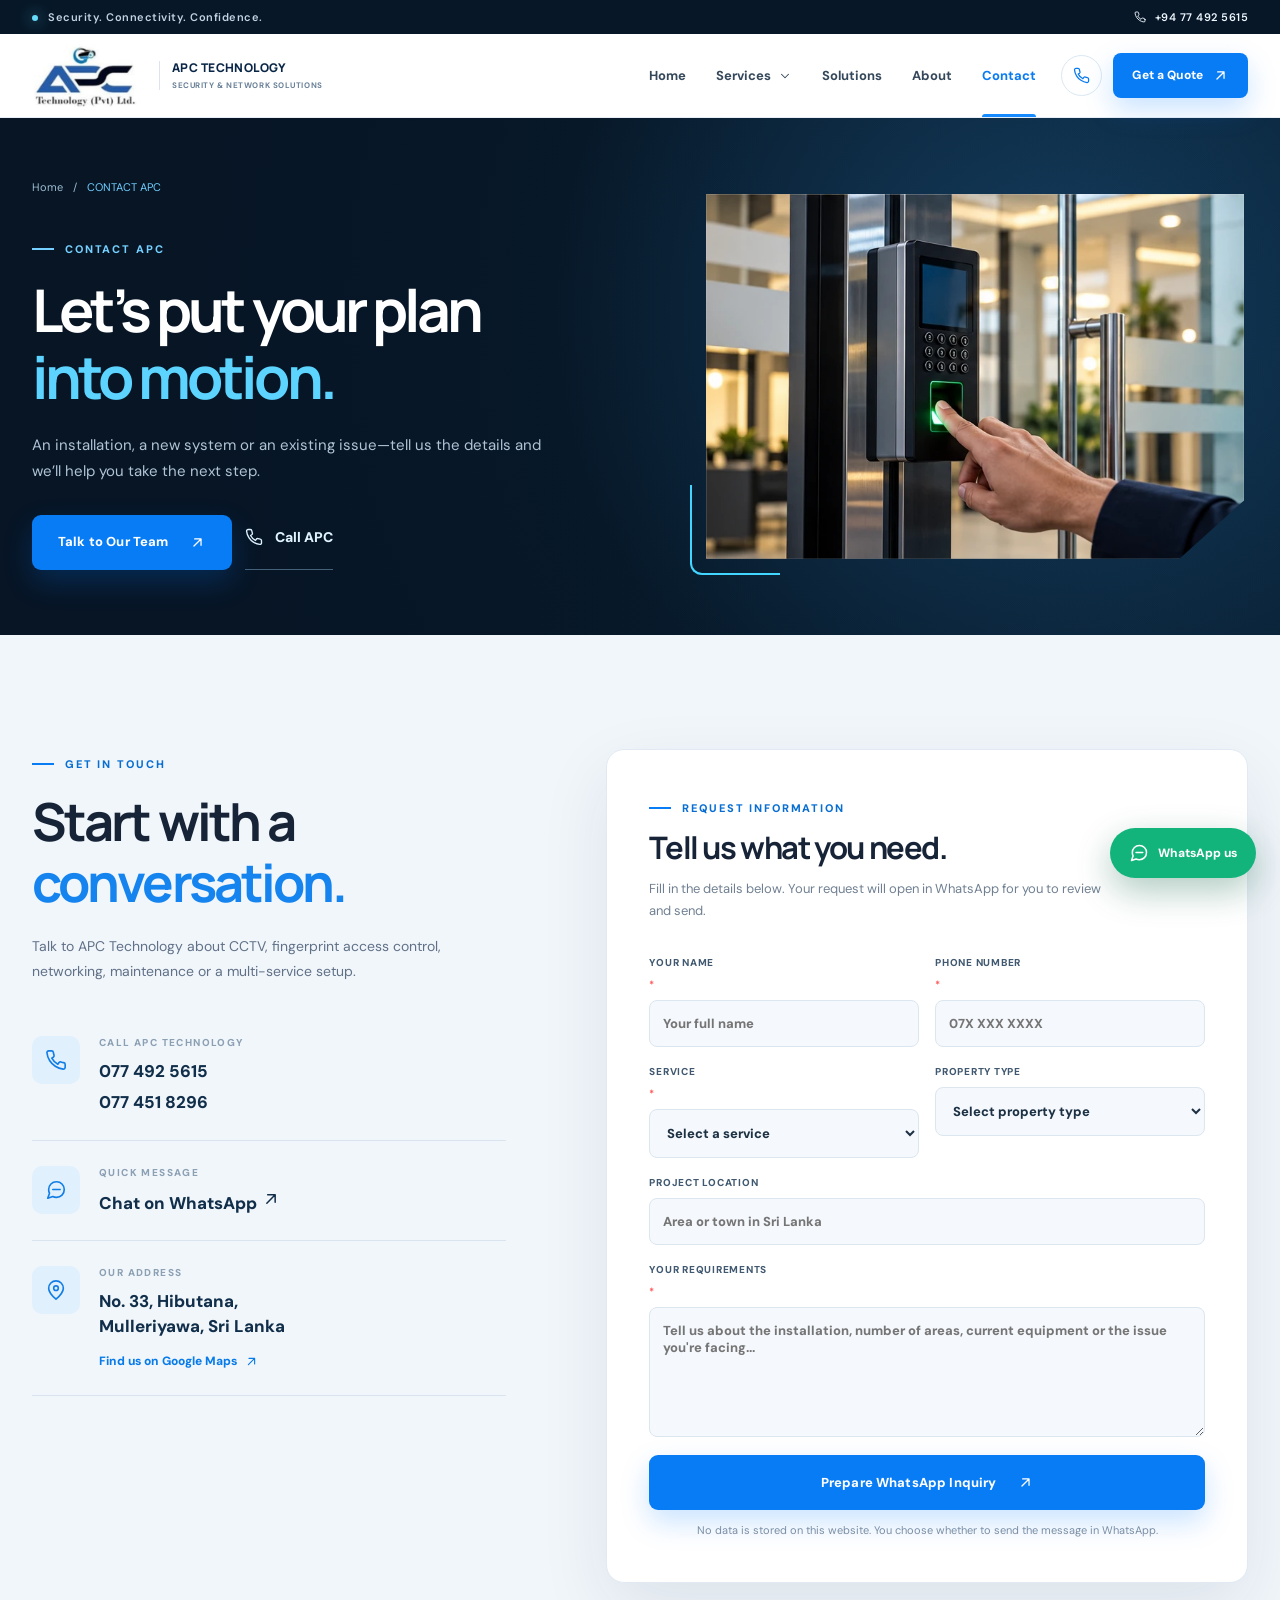
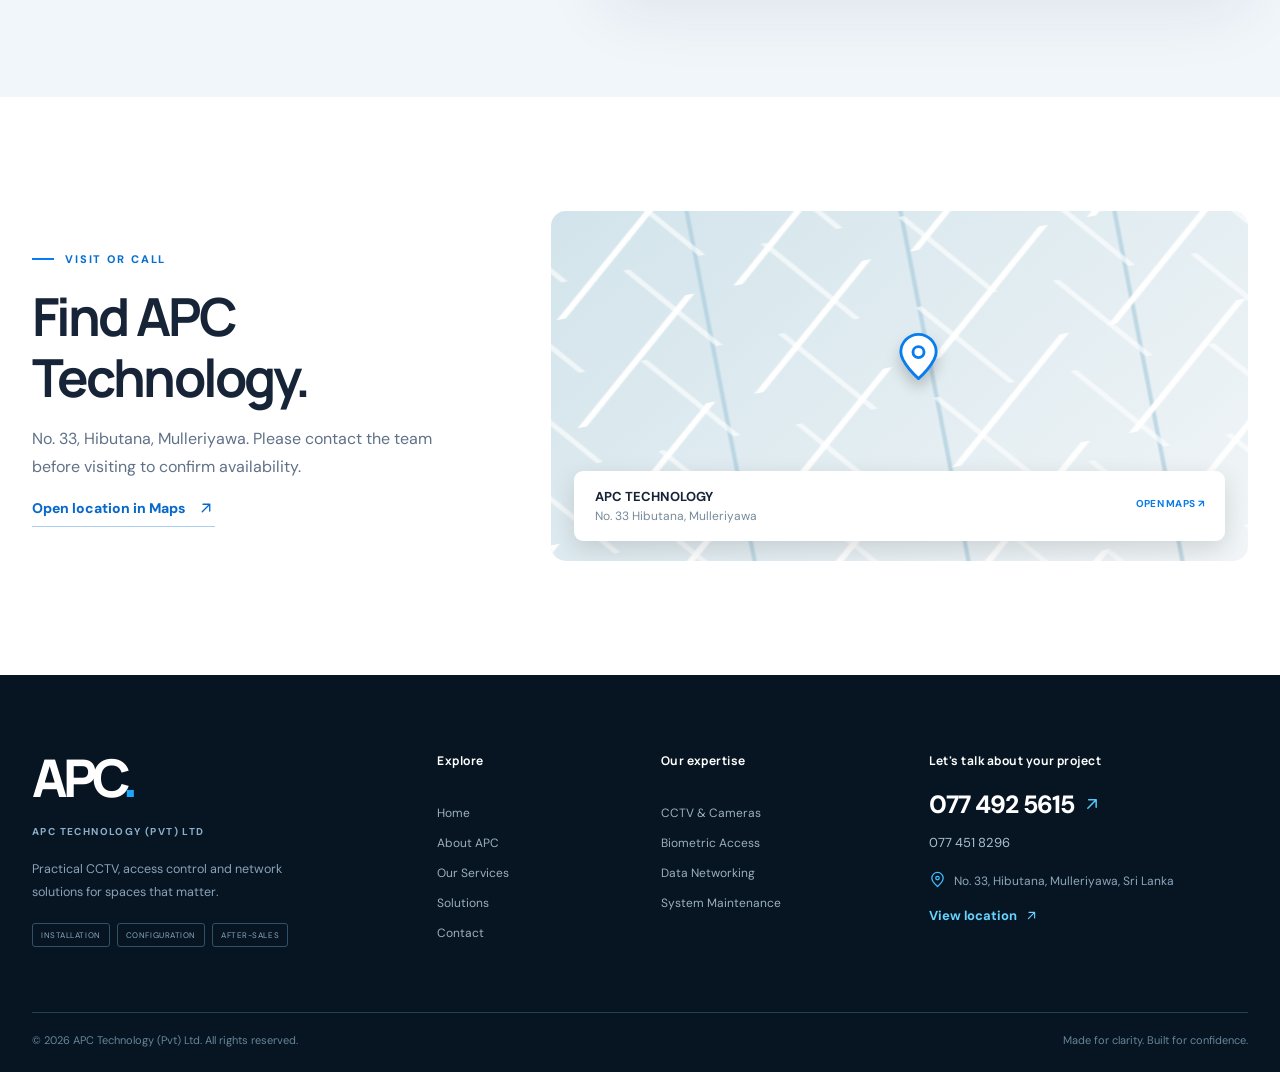
<file: contact.html>
<!doctype html><html lang="en"><head><meta charset="UTF-8"><meta name="viewport" content="width=device-width, initial-scale=1"><meta name="theme-color" content="#09111d"><meta name="description" content="Call APC Technology on 077 492 5615 or 077 451 8296. Visit No. 33 Hibutana, Mulleriyawa or request a CCTV, access control or networking quote."><meta name="robots" content="index,follow"><meta property="og:type" content="website"><meta property="og:title" content="Contact APC Technology | Request CCTV &amp; Network Quote"><meta property="og:description" content="Call APC Technology on 077 492 5615 or 077 451 8296. Visit No. 33 Hibutana, Mulleriyawa or request a CCTV, access control or networking quote."><meta property="og:image" content="assets/images/security-exterior.webp"><title>Contact APC Technology | Request CCTV &amp; Network Quote</title><link rel="icon" type="image/svg+xml" href="assets/favicon.svg"><link rel="preconnect" href="https://fonts.googleapis.com"><link rel="preconnect" href="https://fonts.gstatic.com" crossorigin><link href="https://fonts.googleapis.com/css2?family=DM+Sans:wght@400;500;600;700;800&family=Manrope:wght@400;500;600;700;800&display=swap" rel="stylesheet"><link rel="stylesheet" href="assets/css/style.css"><script type="application/ld+json">{"@context":"https://schema.org","@type":"LocalBusiness","name":"APC Technology (Pvt) Ltd","description":"CCTV installation, biometric access control, network cabling and maintenance in Sri Lanka.","telephone":["+94774925615","+9474518296"],"address":{"@type":"PostalAddress","streetAddress":"No. 33, Hibutana","addressLocality":"Mulleriyawa","addressCountry":"LK"},"areaServed":"Sri Lanka"}</script></head><body data-page="contact.html">
<svg class="svg-library" aria-hidden="true" xmlns="http://www.w3.org/2000/svg">
<symbol id="i-arrow" viewBox="0 0 24 24"><path d="M5 12h14m-6-6 6 6-6 6"/></symbol>
<symbol id="i-arrow-up" viewBox="0 0 24 24"><path d="M7 17 17 7M8 7h9v9"/></symbol>
<symbol id="i-chevron" viewBox="0 0 24 24"><path d="m6 9 6 6 6-6"/></symbol>
<symbol id="i-check" viewBox="0 0 24 24"><path d="m5 12 4 4L19 6"/></symbol>
<symbol id="i-shield" viewBox="0 0 24 24"><path d="M12 22s8-4 8-11V5l-8-3-8 3v6c0 7 8 11 8 11Z"/><path d="m9 12 2 2 4-4"/></symbol>
<symbol id="i-camera" viewBox="0 0 24 24"><rect x="3" y="5" width="18" height="13" rx="3"/><circle cx="12" cy="11.5" r="3"/><path d="M8 21h8m-4-3v3"/></symbol>
<symbol id="i-fingerprint" viewBox="0 0 24 24"><path d="M4 10c0-4.4 3.4-7.5 8-7.5s8 3.1 8 7.5m-13 0c0-3 2.3-5 5-5s5 2 5 5v5m-5-7a2.5 2.5 0 0 0-2.5 2.5v6m-5-3v-3m15 1v4m-11 1c0 2-.2 3.8-1.2 5.5m5.2-11v6c0 1.7-.4 3.5-1.2 5m4.2-4c-.2 1.6-.6 3-1.2 4.2"/></symbol>
<symbol id="i-network" viewBox="0 0 24 24"><rect x="9" y="2" width="6" height="5" rx="1"/><rect x="2" y="17" width="6" height="5" rx="1"/><rect x="16" y="17" width="6" height="5" rx="1"/><path d="M12 7v5m0 0H5v5m7-5h7v5"/></symbol>
<symbol id="i-tools" viewBox="0 0 24 24"><path d="M14.5 6.5a5 5 0 0 0-6.7 6.7L2.5 18.5a2.1 2.1 0 0 0 3 3l5.3-5.3a5 5 0 0 0 6.7-6.7l-3 3-3-3 3-3Z"/></symbol>
<symbol id="i-phone" viewBox="0 0 24 24"><path d="M22 16.9v3a2 2 0 0 1-2.2 2 19.7 19.7 0 0 1-8.6-3.1 19.4 19.4 0 0 1-6-6 19.7 19.7 0 0 1-3.1-8.7A2 2 0 0 1 4.1 2h3a2 2 0 0 1 2 1.7c.1 1 .4 2 .7 2.9a2 2 0 0 1-.5 2.1L7.4 10a16 16 0 0 0 6.6 6.6l1.3-1.9a2 2 0 0 1 2.1-.5c.9.3 1.9.6 2.9.7a2 2 0 0 1 1.7 2Z"/></symbol>
<symbol id="i-message" viewBox="0 0 24 24"><path d="M21 11.5a8.4 8.4 0 0 1-8.5 8.5 8 8 0 0 1-4-.9L3 21l1.9-5.5a8 8 0 0 1-.9-4A8.4 8.4 0 0 1 12.5 3 8.4 8.4 0 0 1 21 11.5Z"/><path d="M8.5 11.5h8"/></symbol>
<symbol id="i-pin" viewBox="0 0 24 24"><path d="M20 10c0 5-8 12-8 12S4 15 4 10a8 8 0 1 1 16 0Z"/><circle cx="12" cy="10" r="2.5"/></symbol>
<symbol id="i-clock" viewBox="0 0 24 24"><circle cx="12" cy="12" r="9"/><path d="M12 7v5l3 2"/></symbol>
<symbol id="i-house" viewBox="0 0 24 24"><path d="m3 11 9-8 9 8v10H3V11Z"/><path d="M9 21v-7h6v7"/></symbol>
<symbol id="i-building" viewBox="0 0 24 24"><rect x="4" y="3" width="16" height="18" rx="1"/><path d="M9 21v-5h6v5M8 8h2m4 0h2m-8 4h2m4 0h2"/></symbol>
<symbol id="i-shop" viewBox="0 0 24 24"><path d="M3 10h18l-2-6H5l-2 6ZM4 10v11h16V10M9 21v-7h6v7"/></symbol>
<symbol id="i-factory" viewBox="0 0 24 24"><path d="M3 21V10l6 3v-3l6 3V4h5v17H3Z"/><path d="M7 17h2m4 0h2m2 0h2"/></symbol>
<symbol id="i-server" viewBox="0 0 24 24"><rect x="3" y="3" width="18" height="8" rx="2"/><rect x="3" y="13" width="18" height="8" rx="2"/><path d="M7 7h.01M7 17h.01M11 7h7M11 17h7"/></symbol>
<symbol id="i-signal" viewBox="0 0 24 24"><path d="M2 9a15 15 0 0 1 20 0M5 12a10 10 0 0 1 14 0m-11 3a5 5 0 0 1 8 0m-4 4h.01"/></symbol>
<symbol id="i-link" viewBox="0 0 24 24"><path d="M10 13a5 5 0 0 0 7.5.5l3-3a5 5 0 0 0-7-7l-2 2M14 11a5 5 0 0 0-7.5-.5l-3 3a5 5 0 0 0 7 7l2-2"/></symbol>
<symbol id="i-target" viewBox="0 0 24 24"><circle cx="12" cy="12" r="9"/><circle cx="12" cy="12" r="5"/><circle cx="12" cy="12" r="1"/></symbol>
<symbol id="i-layers" viewBox="0 0 24 24"><path d="m12 2 10 6-10 6L2 8l10-6Zm-10 11 10 6 10-6M2 18l10 5 10-5"/></symbol>
<symbol id="i-circle" viewBox="0 0 24 24"><circle cx="12" cy="12" r="9"/><path d="M12 8v4m0 4h.01"/></symbol>
<symbol id="i-clipboard" viewBox="0 0 24 24"><rect x="5" y="5" width="14" height="17" rx="2"/><path d="M9 4h6v4H9zM9 13h6m-6 4h6"/></symbol>
<symbol id="i-menu" viewBox="0 0 24 24"><path d="M4 6h16M4 12h16M4 18h16"/></symbol>
<symbol id="i-close" viewBox="0 0 24 24"><path d="M5 5 19 19M19 5 5 19"/></symbol>
<symbol id="i-plus" viewBox="0 0 24 24"><path d="M12 5v14M5 12h14"/></symbol>
</svg><a href="#main-content" class="skip-link">Skip to content</a><div class="topstrip"><div class="container topstrip-inner"><span><span class="tiny-spark"></span> Security. Connectivity. Confidence.</span><a href="tel:+94774925615"><svg class="ico " aria-hidden="true"><use href="#i-phone"></use></svg> &nbsp;+94 77 492 5615</a></div></div>
<header class="site-header" id="site-header"><div class="container nav-shell">
<a href="index.html" class="brand" aria-label="APC Technology home"><img src="assets/images/apc-original-logo.webp" alt="APC Technology (Pvt) Ltd original logo" width="130" height="75"><span class="brand-side"><b>APC TECHNOLOGY</b><small>SECURITY & NETWORK SOLUTIONS</small></span></a>
<nav class="desktop-nav" aria-label="Main navigation"><a class="nav-link " href="index.html">Home</a>
<div class="dropdown"><a class="nav-link " href="services.html">Services <svg class="ico " aria-hidden="true"><use href="#i-chevron"></use></svg></a>
<div class="dropdown-menu"><a href="services.html"><span>All Services</span><svg class="ico " aria-hidden="true"><use href="#i-arrow-up"></use></svg></a><a href="cctv.html">CCTV & Surveillance</a><a href="access-control.html">Biometric & Access Control</a><a href="networking.html">Data Networking</a><a href="maintenance.html">Maintenance & Support</a></div></div>
<a class="nav-link " href="solutions.html">Solutions</a><a class="nav-link " href="about.html">About</a><a class="nav-link active" href="contact.html">Contact</a></nav>
<div class="header-actions"><a class="header-call" href="tel:+94774925615" aria-label="Call APC Technology"><svg class="ico " aria-hidden="true"><use href="#i-phone"></use></svg></a><a class="btn btn-small btn-primary" href="contact.html">Get a Quote <svg class="ico " aria-hidden="true"><use href="#i-arrow-up"></use></svg></a><button class="menu-toggle" id="menu-toggle" type="button" aria-expanded="false" aria-controls="mobile-menu" aria-label="Open menu"><svg class="ico " aria-hidden="true"><use href="#i-menu"></use></svg></button></div>
</div><nav class="mobile-menu" id="mobile-menu" aria-label="Mobile navigation" hidden><a href="index.html">Home</a><a href="services.html">All Services</a><a href="cctv.html">CCTV & Surveillance</a><a href="access-control.html">Access Control</a><a href="networking.html">Data Networking</a><a href="maintenance.html">Maintenance</a><a href="solutions.html">Solutions by Industry</a><a href="about.html">About Us</a><a href="contact.html">Contact & Quote</a></nav></header><main id="main-content"><section class="inner-hero"><div class="inner-glow"></div><div class="container inner-hero-grid"><div class="inner-copy reveal"><div class="crumbs"><a href="index.html">Home</a><span>/</span><span>CONTACT APC</span></div><span class="eyebrow eyebrow-light">CONTACT APC</span><h1>Let’s put your plan<br><span>into motion.</span></h1><p>An installation, a new system or an existing issue—tell us the details and we’ll help you take the next step.</p><div class="hero-actions"><a href="contact.html" class="btn btn-primary">Talk to Our Team <svg class="ico " aria-hidden="true"><use href="#i-arrow-up"></use></svg></a><a class="text-link light-link" href="tel:+94774925615"><svg class="ico " aria-hidden="true"><use href="#i-phone"></use></svg> Call APC</a></div></div><div class="inner-photo reveal" data-delay="100"><img src="assets/images/biometric-access.webp" alt="CONTACT APC technology installation photography" class="" loading="eager"><div class="photo-outline"></div></div></div></section>
<section class="section section-light"><div class="container contact-layout"><div class="contact-info reveal"><span class="eyebrow">GET IN TOUCH</span><h2>Start with a<br><span class="blue-type">conversation.</span></h2><p>Talk to APC Technology about CCTV, fingerprint access control, networking, maintenance or a multi-service setup.</p><div class="contact-method"><div class="contact-method-icon"><svg class="ico " aria-hidden="true"><use href="#i-phone"></use></svg></div><div><span>CALL APC TECHNOLOGY</span><a href="tel:+94774925615">077 492 5615</a><a href="tel:+9474518296">077 451 8296</a></div></div><div class="contact-method"><div class="contact-method-icon"><svg class="ico " aria-hidden="true"><use href="#i-message"></use></svg></div><div><span>QUICK MESSAGE</span><a href="https://wa.me/94774925615?text=Hello%20APC%20Technology%2C%20I%20would%20like%20an%20inquiry." target="_blank" rel="noopener noreferrer">Chat on WhatsApp <svg class="ico " aria-hidden="true"><use href="#i-arrow-up"></use></svg></a></div></div><div class="contact-method"><div class="contact-method-icon"><svg class="ico " aria-hidden="true"><use href="#i-pin"></use></svg></div><div><span>OUR ADDRESS</span><strong>No. 33, Hibutana,<br>Mulleriyawa, Sri Lanka</strong><a class="method-sub" href="https://www.google.com/maps/search/?api=1&query=No.+33+Hibutana+Mulleriyawa+Sri+Lanka" target="_blank" rel="noopener noreferrer">Find us on Google Maps <svg class="ico " aria-hidden="true"><use href="#i-arrow-up"></use></svg></a></div></div></div>
<div class="contact-form-panel reveal" data-delay="120"><div class="form-top"><span class="eyebrow">REQUEST INFORMATION</span><h3>Tell us what you need.</h3><p>Fill in the details below. Your request will open in WhatsApp for you to review and send.</p></div><form id="quote-form" novalidate><div class="form-row"><label>YOUR NAME <span>*</span><input name="name" autocomplete="name" required placeholder="Your full name"></label><label>PHONE NUMBER <span>*</span><input type="tel" name="phone" inputmode="tel" autocomplete="tel" required placeholder="07X XXX XXXX"></label></div><div class="form-row"><label>SERVICE <span>*</span><select name="service" id="service-select" required><option value="">Select a service</option><option value="CCTV & Surveillance">CCTV & Surveillance</option><option value="Biometric & Door Access">Biometric & Door Access</option><option value="Data Network Solutions">Data Network Solutions</option><option value="Maintenance & Support">Maintenance & Support</option><option value="Multiple Services / Consultation">Multiple Services / Consultation</option></select></label><label>PROPERTY TYPE<select name="property"><option value="Not specified">Select property type</option><option>Home / Residential</option><option>Office / Workplace</option><option>Shop / Retail</option><option>Industrial / Warehouse</option><option>Other</option></select></label></div><label>PROJECT LOCATION<input name="location" placeholder="Area or town in Sri Lanka"></label><label>YOUR REQUIREMENTS <span>*</span><textarea name="details" rows="5" required placeholder="Tell us about the installation, number of areas, current equipment or the issue you're facing..."></textarea></label><div id="form-message" class="form-message" role="status" aria-live="polite"></div><button class="btn btn-primary btn-full" type="submit">Prepare WhatsApp Inquiry <svg class="ico " aria-hidden="true"><use href="#i-arrow-up"></use></svg></button><p class="form-footnote">No data is stored on this website. You choose whether to send the message in WhatsApp.</p></form></div></div></section>
<section class="section section-white"><div class="container contact-bottom-grid"><div class="reveal"><span class="eyebrow">VISIT OR CALL</span><h2>Find APC Technology.</h2><p>No. 33, Hibutana, Mulleriyawa. Please contact the team before visiting to confirm availability.</p><a class="text-link" target="_blank" rel="noopener noreferrer" href="https://www.google.com/maps/search/?api=1&query=No.+33+Hibutana+Mulleriyawa+Sri+Lanka">Open location in Maps <svg class="ico " aria-hidden="true"><use href="#i-arrow-up"></use></svg></a></div><a class="map-panel reveal" href="https://www.google.com/maps/search/?api=1&query=No.+33+Hibutana+Mulleriyawa+Sri+Lanka" target="_blank" rel="noopener noreferrer" aria-label="Search APC Technology address in Google Maps"><div class="map-grid"></div><div class="map-pin"><svg class="ico " aria-hidden="true"><use href="#i-pin"></use></svg></div><div class="map-label"><strong>APC TECHNOLOGY</strong><span>No. 33 Hibutana, Mulleriyawa</span><b>OPEN MAPS ↗</b></div></a></div></section>
</main><footer class="footer"><div class="container footer-top"><div class="footer-brand"><a href="index.html" class="footer-wordmark">APC<span>.</span></a><strong>APC TECHNOLOGY (PVT) LTD</strong><p>Practical CCTV, access control and network solutions for spaces that matter.</p><div class="footer-pills"><span>INSTALLATION</span><span>CONFIGURATION</span><span>AFTER-SALES</span></div></div><div class="footer-links"><h4>Explore</h4><a href="index.html">Home</a><a href="about.html">About APC</a><a href="services.html">Our Services</a><a href="solutions.html">Solutions</a><a href="contact.html">Contact</a></div><div class="footer-links"><h4>Our expertise</h4><a href="cctv.html">CCTV & Cameras</a><a href="access-control.html">Biometric Access</a><a href="networking.html">Data Networking</a><a href="maintenance.html">System Maintenance</a></div><div class="footer-contact"><h4>Let's talk about your project</h4><a class="footer-big-phone" href="tel:+94774925615">077 492 5615 <svg class="ico " aria-hidden="true"><use href="#i-arrow-up"></use></svg></a><a href="tel:+9474518296">077 451 8296</a><p><svg class="ico " aria-hidden="true"><use href="#i-pin"></use></svg> No. 33, Hibutana, Mulleriyawa, Sri Lanka</p><a href="https://www.google.com/maps/search/?api=1&query=No.+33+Hibutana+Mulleriyawa+Sri+Lanka" target="_blank" rel="noopener noreferrer" class="footer-map">View location <svg class="ico " aria-hidden="true"><use href="#i-arrow-up"></use></svg></a></div></div><div class="container footer-bottom"><span>© <span id="year">2026</span> APC Technology (Pvt) Ltd. All rights reserved.</span><span>Made for clarity. Built for confidence.</span></div></footer><a class="floating-whatsapp" href="https://wa.me/94774925615?text=Hello%20APC%20Technology%2C%20I%20would%20like%20to%20discuss%20your%20services." aria-label="Chat with APC Technology on WhatsApp" target="_blank" rel="noopener noreferrer"><svg class="ico " aria-hidden="true"><use href="#i-message"></use></svg><span>WhatsApp us</span></a><button id="back-to-top" class="back-top" aria-label="Back to top">↑</button><script src="assets/js/main.js" defer></script></body></html>
</file>
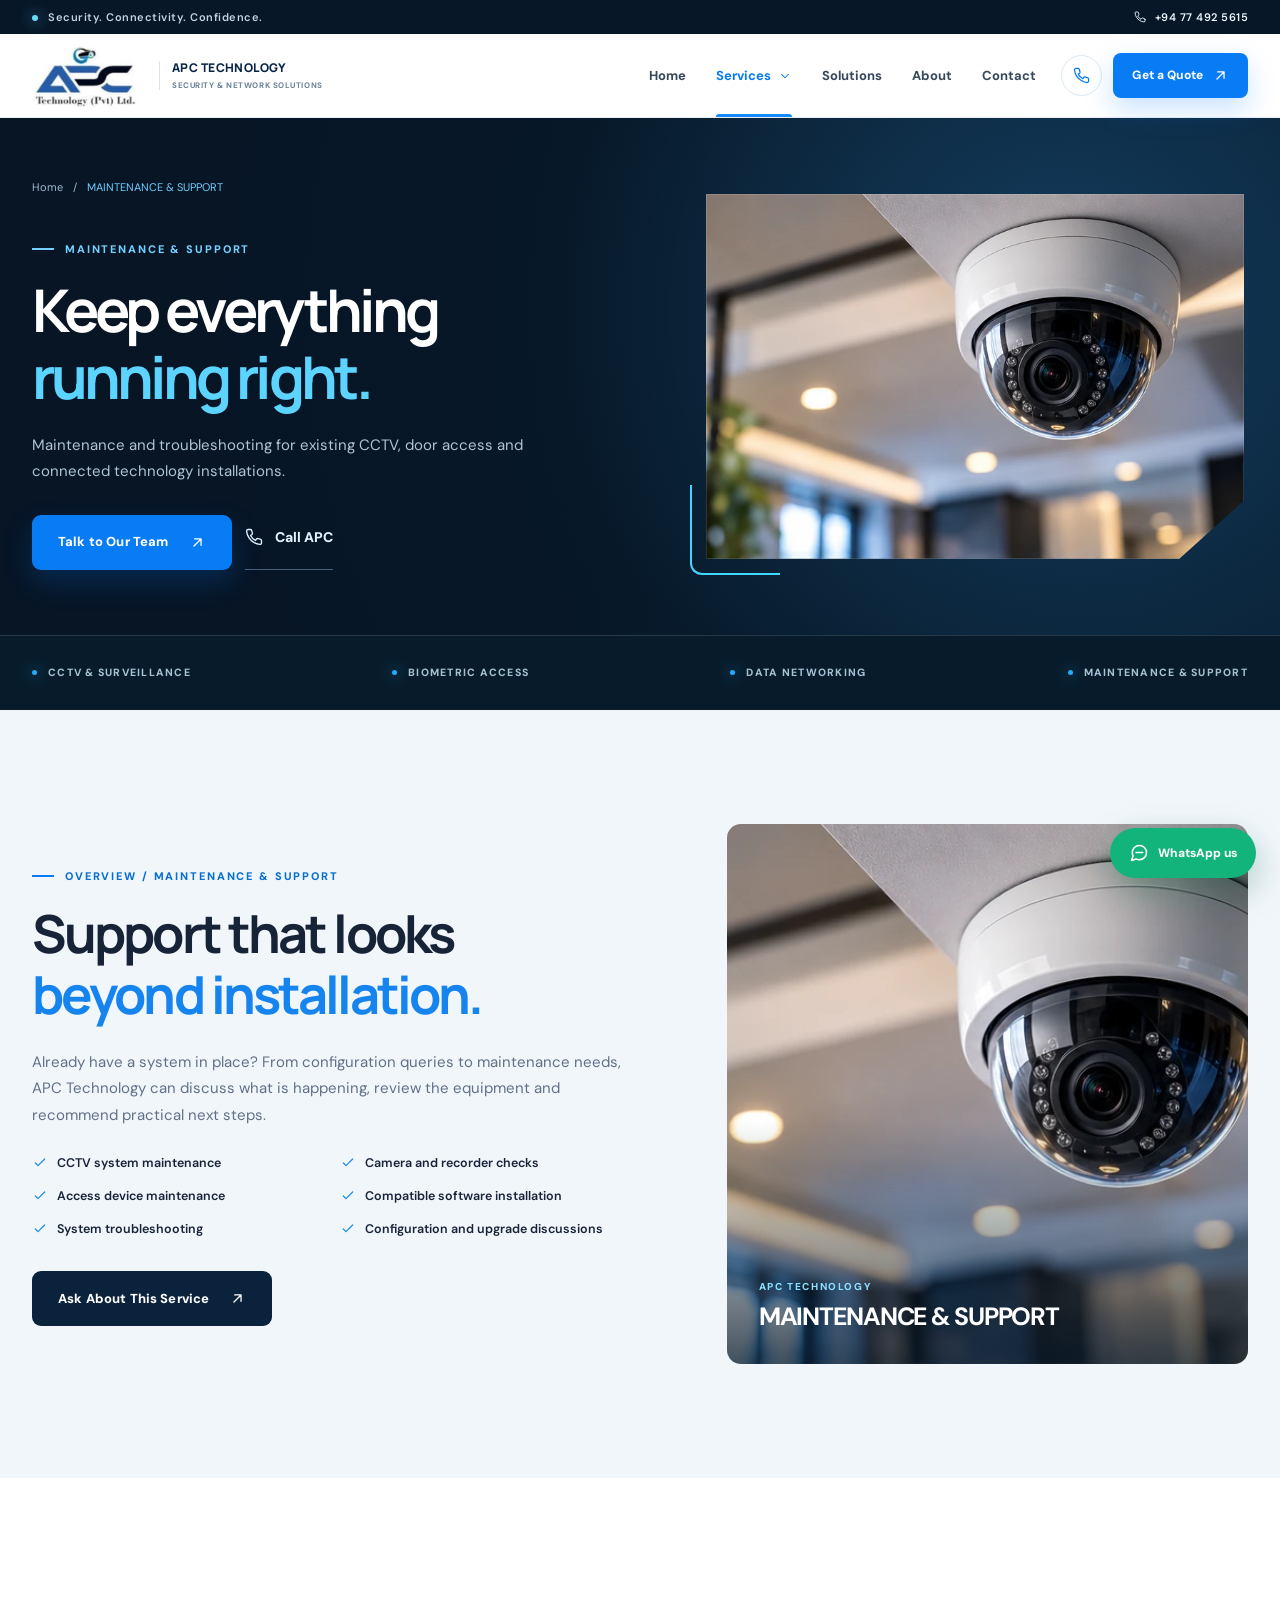
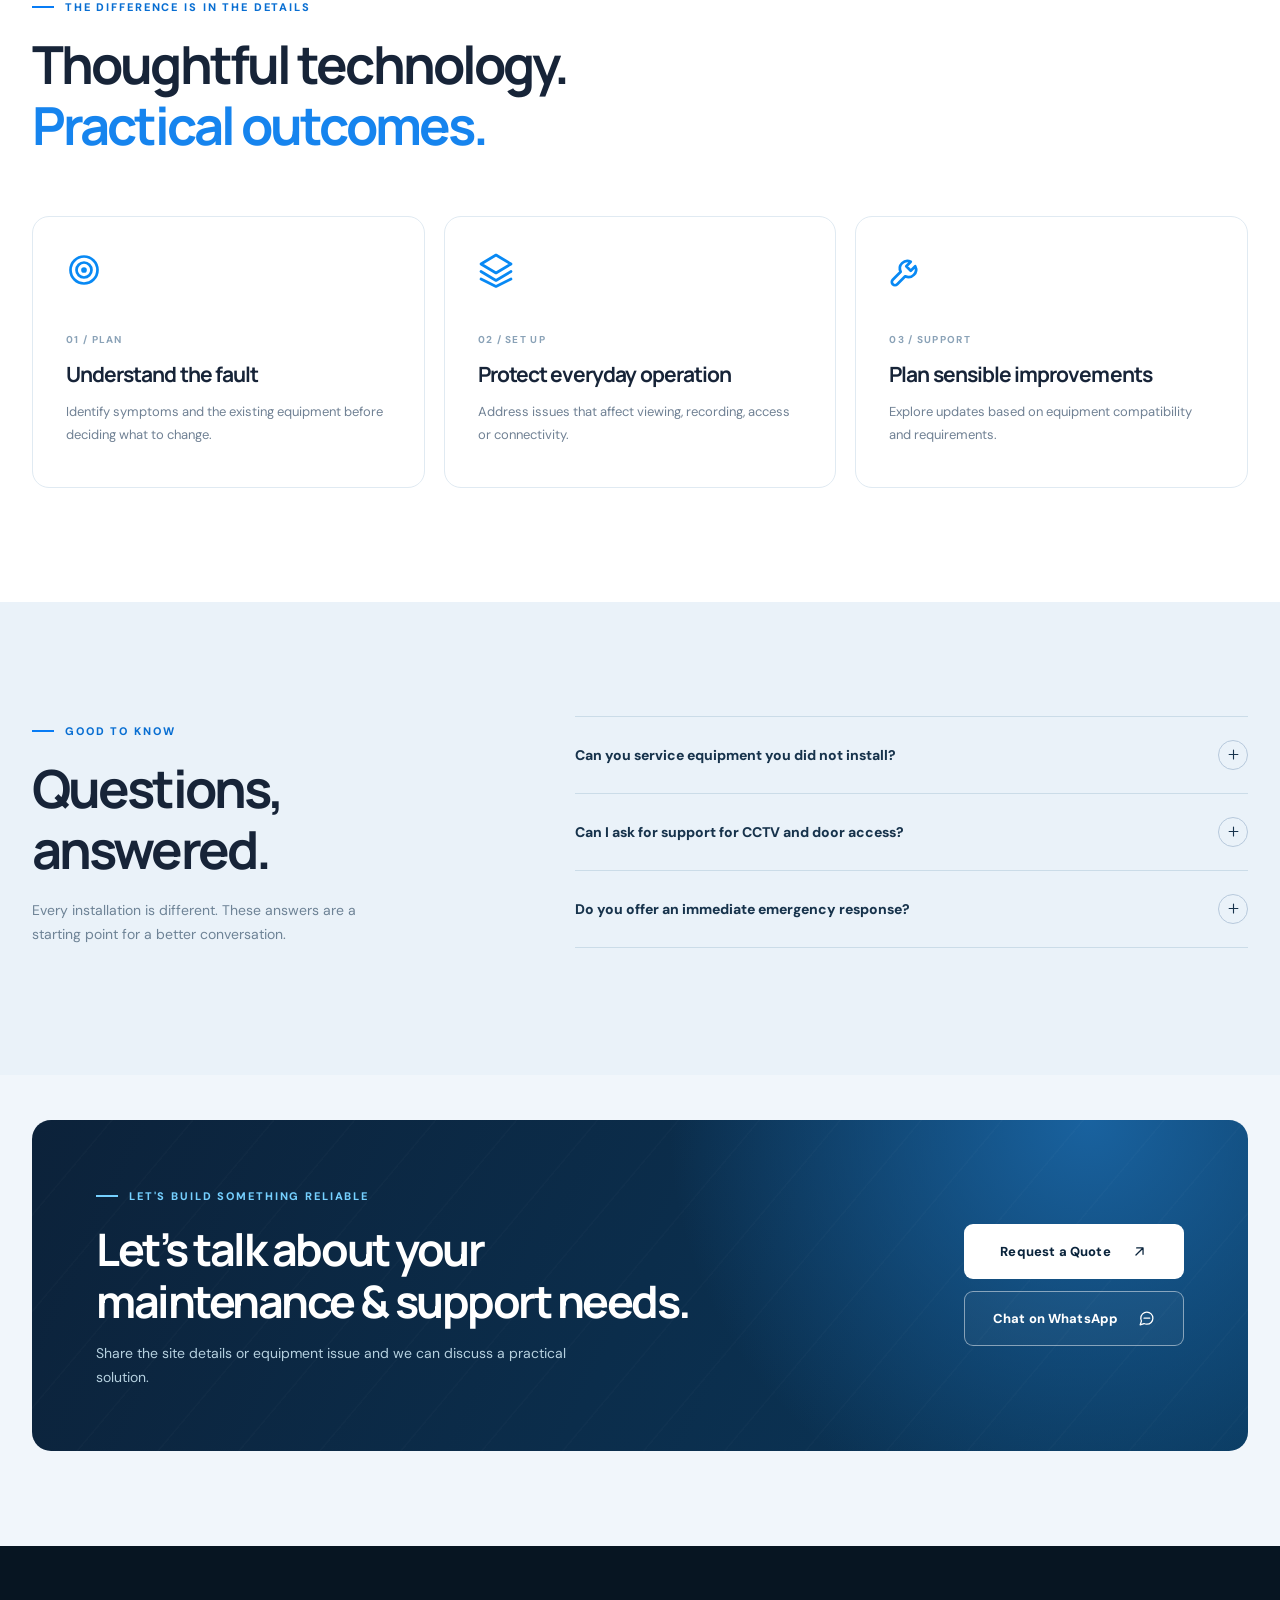
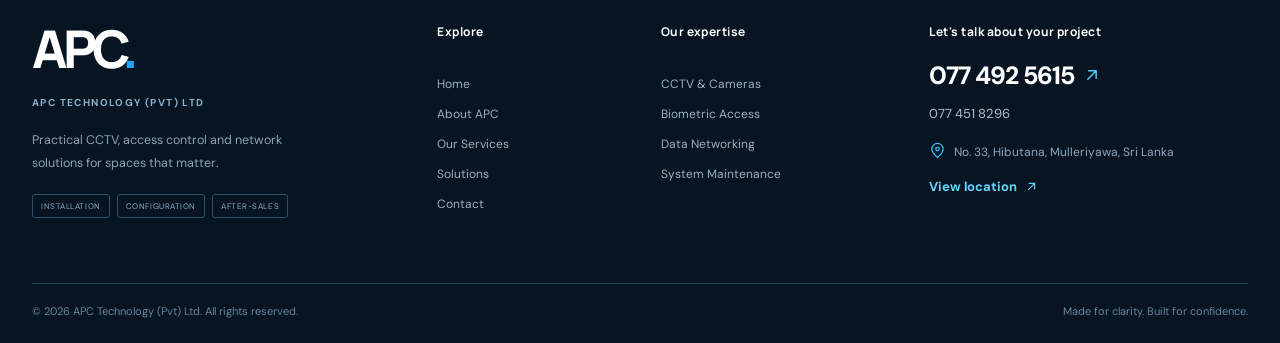
<file: maintenance.html>
<!doctype html><html lang="en"><head><meta charset="UTF-8"><meta name="viewport" content="width=device-width, initial-scale=1"><meta name="theme-color" content="#09111d"><meta name="description" content="Maintenance and troubleshooting for existing CCTV, door access and connected technology installations."><meta name="robots" content="index,follow"><meta property="og:type" content="website"><meta property="og:title" content="Maintenance &amp; Support | APC Technology Sri Lanka"><meta property="og:description" content="Maintenance and troubleshooting for existing CCTV, door access and connected technology installations."><meta property="og:image" content="assets/images/security-exterior.webp"><title>Maintenance &amp; Support | APC Technology Sri Lanka</title><link rel="icon" type="image/svg+xml" href="assets/favicon.svg"><link rel="preconnect" href="https://fonts.googleapis.com"><link rel="preconnect" href="https://fonts.gstatic.com" crossorigin><link href="https://fonts.googleapis.com/css2?family=DM+Sans:wght@400;500;600;700;800&family=Manrope:wght@400;500;600;700;800&display=swap" rel="stylesheet"><link rel="stylesheet" href="assets/css/style.css"><script type="application/ld+json">{"@context":"https://schema.org","@type":"LocalBusiness","name":"APC Technology (Pvt) Ltd","description":"CCTV installation, biometric access control, network cabling and maintenance in Sri Lanka.","telephone":["+94774925615","+9474518296"],"address":{"@type":"PostalAddress","streetAddress":"No. 33, Hibutana","addressLocality":"Mulleriyawa","addressCountry":"LK"},"areaServed":"Sri Lanka"}</script></head><body data-page="maintenance.html">
<svg class="svg-library" aria-hidden="true" xmlns="http://www.w3.org/2000/svg">
<symbol id="i-arrow" viewBox="0 0 24 24"><path d="M5 12h14m-6-6 6 6-6 6"/></symbol>
<symbol id="i-arrow-up" viewBox="0 0 24 24"><path d="M7 17 17 7M8 7h9v9"/></symbol>
<symbol id="i-chevron" viewBox="0 0 24 24"><path d="m6 9 6 6 6-6"/></symbol>
<symbol id="i-check" viewBox="0 0 24 24"><path d="m5 12 4 4L19 6"/></symbol>
<symbol id="i-shield" viewBox="0 0 24 24"><path d="M12 22s8-4 8-11V5l-8-3-8 3v6c0 7 8 11 8 11Z"/><path d="m9 12 2 2 4-4"/></symbol>
<symbol id="i-camera" viewBox="0 0 24 24"><rect x="3" y="5" width="18" height="13" rx="3"/><circle cx="12" cy="11.5" r="3"/><path d="M8 21h8m-4-3v3"/></symbol>
<symbol id="i-fingerprint" viewBox="0 0 24 24"><path d="M4 10c0-4.4 3.4-7.5 8-7.5s8 3.1 8 7.5m-13 0c0-3 2.3-5 5-5s5 2 5 5v5m-5-7a2.5 2.5 0 0 0-2.5 2.5v6m-5-3v-3m15 1v4m-11 1c0 2-.2 3.8-1.2 5.5m5.2-11v6c0 1.7-.4 3.5-1.2 5m4.2-4c-.2 1.6-.6 3-1.2 4.2"/></symbol>
<symbol id="i-network" viewBox="0 0 24 24"><rect x="9" y="2" width="6" height="5" rx="1"/><rect x="2" y="17" width="6" height="5" rx="1"/><rect x="16" y="17" width="6" height="5" rx="1"/><path d="M12 7v5m0 0H5v5m7-5h7v5"/></symbol>
<symbol id="i-tools" viewBox="0 0 24 24"><path d="M14.5 6.5a5 5 0 0 0-6.7 6.7L2.5 18.5a2.1 2.1 0 0 0 3 3l5.3-5.3a5 5 0 0 0 6.7-6.7l-3 3-3-3 3-3Z"/></symbol>
<symbol id="i-phone" viewBox="0 0 24 24"><path d="M22 16.9v3a2 2 0 0 1-2.2 2 19.7 19.7 0 0 1-8.6-3.1 19.4 19.4 0 0 1-6-6 19.7 19.7 0 0 1-3.1-8.7A2 2 0 0 1 4.1 2h3a2 2 0 0 1 2 1.7c.1 1 .4 2 .7 2.9a2 2 0 0 1-.5 2.1L7.4 10a16 16 0 0 0 6.6 6.6l1.3-1.9a2 2 0 0 1 2.1-.5c.9.3 1.9.6 2.9.7a2 2 0 0 1 1.7 2Z"/></symbol>
<symbol id="i-message" viewBox="0 0 24 24"><path d="M21 11.5a8.4 8.4 0 0 1-8.5 8.5 8 8 0 0 1-4-.9L3 21l1.9-5.5a8 8 0 0 1-.9-4A8.4 8.4 0 0 1 12.5 3 8.4 8.4 0 0 1 21 11.5Z"/><path d="M8.5 11.5h8"/></symbol>
<symbol id="i-pin" viewBox="0 0 24 24"><path d="M20 10c0 5-8 12-8 12S4 15 4 10a8 8 0 1 1 16 0Z"/><circle cx="12" cy="10" r="2.5"/></symbol>
<symbol id="i-clock" viewBox="0 0 24 24"><circle cx="12" cy="12" r="9"/><path d="M12 7v5l3 2"/></symbol>
<symbol id="i-house" viewBox="0 0 24 24"><path d="m3 11 9-8 9 8v10H3V11Z"/><path d="M9 21v-7h6v7"/></symbol>
<symbol id="i-building" viewBox="0 0 24 24"><rect x="4" y="3" width="16" height="18" rx="1"/><path d="M9 21v-5h6v5M8 8h2m4 0h2m-8 4h2m4 0h2"/></symbol>
<symbol id="i-shop" viewBox="0 0 24 24"><path d="M3 10h18l-2-6H5l-2 6ZM4 10v11h16V10M9 21v-7h6v7"/></symbol>
<symbol id="i-factory" viewBox="0 0 24 24"><path d="M3 21V10l6 3v-3l6 3V4h5v17H3Z"/><path d="M7 17h2m4 0h2m2 0h2"/></symbol>
<symbol id="i-server" viewBox="0 0 24 24"><rect x="3" y="3" width="18" height="8" rx="2"/><rect x="3" y="13" width="18" height="8" rx="2"/><path d="M7 7h.01M7 17h.01M11 7h7M11 17h7"/></symbol>
<symbol id="i-signal" viewBox="0 0 24 24"><path d="M2 9a15 15 0 0 1 20 0M5 12a10 10 0 0 1 14 0m-11 3a5 5 0 0 1 8 0m-4 4h.01"/></symbol>
<symbol id="i-link" viewBox="0 0 24 24"><path d="M10 13a5 5 0 0 0 7.5.5l3-3a5 5 0 0 0-7-7l-2 2M14 11a5 5 0 0 0-7.5-.5l-3 3a5 5 0 0 0 7 7l2-2"/></symbol>
<symbol id="i-target" viewBox="0 0 24 24"><circle cx="12" cy="12" r="9"/><circle cx="12" cy="12" r="5"/><circle cx="12" cy="12" r="1"/></symbol>
<symbol id="i-layers" viewBox="0 0 24 24"><path d="m12 2 10 6-10 6L2 8l10-6Zm-10 11 10 6 10-6M2 18l10 5 10-5"/></symbol>
<symbol id="i-circle" viewBox="0 0 24 24"><circle cx="12" cy="12" r="9"/><path d="M12 8v4m0 4h.01"/></symbol>
<symbol id="i-clipboard" viewBox="0 0 24 24"><rect x="5" y="5" width="14" height="17" rx="2"/><path d="M9 4h6v4H9zM9 13h6m-6 4h6"/></symbol>
<symbol id="i-menu" viewBox="0 0 24 24"><path d="M4 6h16M4 12h16M4 18h16"/></symbol>
<symbol id="i-close" viewBox="0 0 24 24"><path d="M5 5 19 19M19 5 5 19"/></symbol>
<symbol id="i-plus" viewBox="0 0 24 24"><path d="M12 5v14M5 12h14"/></symbol>
</svg><a href="#main-content" class="skip-link">Skip to content</a><div class="topstrip"><div class="container topstrip-inner"><span><span class="tiny-spark"></span> Security. Connectivity. Confidence.</span><a href="tel:+94774925615"><svg class="ico " aria-hidden="true"><use href="#i-phone"></use></svg> &nbsp;+94 77 492 5615</a></div></div>
<header class="site-header" id="site-header"><div class="container nav-shell">
<a href="index.html" class="brand" aria-label="APC Technology home"><img src="assets/images/apc-original-logo.webp" alt="APC Technology (Pvt) Ltd original logo" width="130" height="75"><span class="brand-side"><b>APC TECHNOLOGY</b><small>SECURITY & NETWORK SOLUTIONS</small></span></a>
<nav class="desktop-nav" aria-label="Main navigation"><a class="nav-link " href="index.html">Home</a>
<div class="dropdown"><a class="nav-link active" href="services.html">Services <svg class="ico " aria-hidden="true"><use href="#i-chevron"></use></svg></a>
<div class="dropdown-menu"><a href="services.html"><span>All Services</span><svg class="ico " aria-hidden="true"><use href="#i-arrow-up"></use></svg></a><a href="cctv.html">CCTV & Surveillance</a><a href="access-control.html">Biometric & Access Control</a><a href="networking.html">Data Networking</a><a href="maintenance.html">Maintenance & Support</a></div></div>
<a class="nav-link " href="solutions.html">Solutions</a><a class="nav-link " href="about.html">About</a><a class="nav-link " href="contact.html">Contact</a></nav>
<div class="header-actions"><a class="header-call" href="tel:+94774925615" aria-label="Call APC Technology"><svg class="ico " aria-hidden="true"><use href="#i-phone"></use></svg></a><a class="btn btn-small btn-primary" href="contact.html">Get a Quote <svg class="ico " aria-hidden="true"><use href="#i-arrow-up"></use></svg></a><button class="menu-toggle" id="menu-toggle" type="button" aria-expanded="false" aria-controls="mobile-menu" aria-label="Open menu"><svg class="ico " aria-hidden="true"><use href="#i-menu"></use></svg></button></div>
</div><nav class="mobile-menu" id="mobile-menu" aria-label="Mobile navigation" hidden><a href="index.html">Home</a><a href="services.html">All Services</a><a href="cctv.html">CCTV & Surveillance</a><a href="access-control.html">Access Control</a><a href="networking.html">Data Networking</a><a href="maintenance.html">Maintenance</a><a href="solutions.html">Solutions by Industry</a><a href="about.html">About Us</a><a href="contact.html">Contact & Quote</a></nav></header><main id="main-content"><section class="inner-hero"><div class="inner-glow"></div><div class="container inner-hero-grid"><div class="inner-copy reveal"><div class="crumbs"><a href="index.html">Home</a><span>/</span><span>MAINTENANCE & SUPPORT</span></div><span class="eyebrow eyebrow-light">MAINTENANCE & SUPPORT</span><h1>Keep everything<br><span>running right.</span></h1><p>Maintenance and troubleshooting for existing CCTV, door access and connected technology installations.</p><div class="hero-actions"><a href="contact.html" class="btn btn-primary">Talk to Our Team <svg class="ico " aria-hidden="true"><use href="#i-arrow-up"></use></svg></a><a class="text-link light-link" href="tel:+94774925615"><svg class="ico " aria-hidden="true"><use href="#i-phone"></use></svg> Call APC</a></div></div><div class="inner-photo reveal" data-delay="100"><img src="assets/images/camera-detail.webp" alt="MAINTENANCE &amp; SUPPORT technology installation photography" class="" loading="eager"><div class="photo-outline"></div></div></div></section><div class="capability-strip"><div class="container capability-row"><span><i></i>CCTV & SURVEILLANCE</span><span><i></i>BIOMETRIC ACCESS</span><span><i></i>DATA NETWORKING</span><span><i></i>MAINTENANCE & SUPPORT</span></div></div>
 <section class="section section-light"><div class="container service-detail-grid"><div class="detail-copy reveal"><span class="eyebrow">OVERVIEW / MAINTENANCE & SUPPORT</span><h2>Support that looks<br><span class="blue-type">beyond installation.</span></h2><p>Already have a system in place? From configuration queries to maintenance needs, APC Technology can discuss what is happening, review the equipment and recommend practical next steps.</p><ul class="detail-checks"><li><svg class="ico " aria-hidden="true"><use href="#i-check"></use></svg>CCTV system maintenance</li><li><svg class="ico " aria-hidden="true"><use href="#i-check"></use></svg>Camera and recorder checks</li><li><svg class="ico " aria-hidden="true"><use href="#i-check"></use></svg>Access device maintenance</li><li><svg class="ico " aria-hidden="true"><use href="#i-check"></use></svg>Compatible software installation</li><li><svg class="ico " aria-hidden="true"><use href="#i-check"></use></svg>System troubleshooting</li><li><svg class="ico " aria-hidden="true"><use href="#i-check"></use></svg>Configuration and upgrade discussions</li></ul><a href="contact.html?service=maintenance" class="btn btn-dark">Ask About This Service <svg class="ico " aria-hidden="true"><use href="#i-arrow-up"></use></svg></a></div><div class="detail-visual reveal"><img src="assets/images/camera-detail.webp" alt="MAINTENANCE &amp; SUPPORT equipment illustration" class="" loading="lazy"><div class="detail-image-label"><span>APC TECHNOLOGY</span><b>MAINTENANCE & SUPPORT</b></div></div></div></section>
 <section class="section section-white"><div class="container"><div class="section-head reveal"><div><span class="eyebrow">THE DIFFERENCE IS IN THE DETAILS</span><h2>Thoughtful technology.<br><span class="blue-type">Practical outcomes.</span></h2></div></div><div class="values-grid"><div class="value-card reveal"><svg class="ico " aria-hidden="true"><use href="#i-target"></use></svg><b>01 / PLAN</b><h3>Understand the fault</h3><p>Identify symptoms and the existing equipment before deciding what to change.</p></div><div class="value-card reveal"><svg class="ico " aria-hidden="true"><use href="#i-layers"></use></svg><b>02 / SET UP</b><h3>Protect everyday operation</h3><p>Address issues that affect viewing, recording, access or connectivity.</p></div><div class="value-card reveal"><svg class="ico " aria-hidden="true"><use href="#i-tools"></use></svg><b>03 / SUPPORT</b><h3>Plan sensible improvements</h3><p>Explore updates based on equipment compatibility and requirements.</p></div></div></div></section>
 <section class="section faq-section"><div class="container faq-layout"><div class="reveal"><span class="eyebrow">GOOD TO KNOW</span><h2>Questions,<br>answered.</h2><p>Every installation is different. These answers are a starting point for a better conversation.</p></div><div class="faq-items reveal"><details class="faq-item"><summary>Can you service equipment you did not install?<span><svg class="ico " aria-hidden="true"><use href="#i-plus"></use></svg></span></summary><p>You can contact APC Technology with your equipment model and fault description to check whether service is possible.</p></details><details class="faq-item"><summary>Can I ask for support for CCTV and door access?<span><svg class="ico " aria-hidden="true"><use href="#i-plus"></use></svg></span></summary><p>Yes. Both CCTV system maintenance and door access system maintenance are advertised.</p></details><details class="faq-item"><summary>Do you offer an immediate emergency response?<span><svg class="ico " aria-hidden="true"><use href="#i-plus"></use></svg></span></summary><p>Response times and availability are not specified. Contact the team directly to confirm timing.</p></details></div></div></section><section class="cta-zone"><div class="container"><div class="cta-panel reveal"><div class="cta-noise"></div><div><span class="eyebrow eyebrow-light">LET'S BUILD SOMETHING RELIABLE</span><h2>Let’s talk about your maintenance & support needs.</h2><p>Share the site details or equipment issue and we can discuss a practical solution.</p></div><div class="cta-buttons"><a href="contact.html" class="btn btn-white">Request a Quote <svg class="ico " aria-hidden="true"><use href="#i-arrow-up"></use></svg></a><a href="https://wa.me/94774925615?text=Hello%20APC%20Technology%2C%20I%20need%20a%20quotation." class="btn btn-outline-light">Chat on WhatsApp <svg class="ico " aria-hidden="true"><use href="#i-message"></use></svg></a></div></div></div></section>
 </main><footer class="footer"><div class="container footer-top"><div class="footer-brand"><a href="index.html" class="footer-wordmark">APC<span>.</span></a><strong>APC TECHNOLOGY (PVT) LTD</strong><p>Practical CCTV, access control and network solutions for spaces that matter.</p><div class="footer-pills"><span>INSTALLATION</span><span>CONFIGURATION</span><span>AFTER-SALES</span></div></div><div class="footer-links"><h4>Explore</h4><a href="index.html">Home</a><a href="about.html">About APC</a><a href="services.html">Our Services</a><a href="solutions.html">Solutions</a><a href="contact.html">Contact</a></div><div class="footer-links"><h4>Our expertise</h4><a href="cctv.html">CCTV & Cameras</a><a href="access-control.html">Biometric Access</a><a href="networking.html">Data Networking</a><a href="maintenance.html">System Maintenance</a></div><div class="footer-contact"><h4>Let's talk about your project</h4><a class="footer-big-phone" href="tel:+94774925615">077 492 5615 <svg class="ico " aria-hidden="true"><use href="#i-arrow-up"></use></svg></a><a href="tel:+9474518296">077 451 8296</a><p><svg class="ico " aria-hidden="true"><use href="#i-pin"></use></svg> No. 33, Hibutana, Mulleriyawa, Sri Lanka</p><a href="https://www.google.com/maps/search/?api=1&query=No.+33+Hibutana+Mulleriyawa+Sri+Lanka" target="_blank" rel="noopener noreferrer" class="footer-map">View location <svg class="ico " aria-hidden="true"><use href="#i-arrow-up"></use></svg></a></div></div><div class="container footer-bottom"><span>© <span id="year">2026</span> APC Technology (Pvt) Ltd. All rights reserved.</span><span>Made for clarity. Built for confidence.</span></div></footer><a class="floating-whatsapp" href="https://wa.me/94774925615?text=Hello%20APC%20Technology%2C%20I%20would%20like%20to%20discuss%20your%20services." aria-label="Chat with APC Technology on WhatsApp" target="_blank" rel="noopener noreferrer"><svg class="ico " aria-hidden="true"><use href="#i-message"></use></svg><span>WhatsApp us</span></a><button id="back-to-top" class="back-top" aria-label="Back to top">↑</button><script src="assets/js/main.js" defer></script></body></html>
</file>
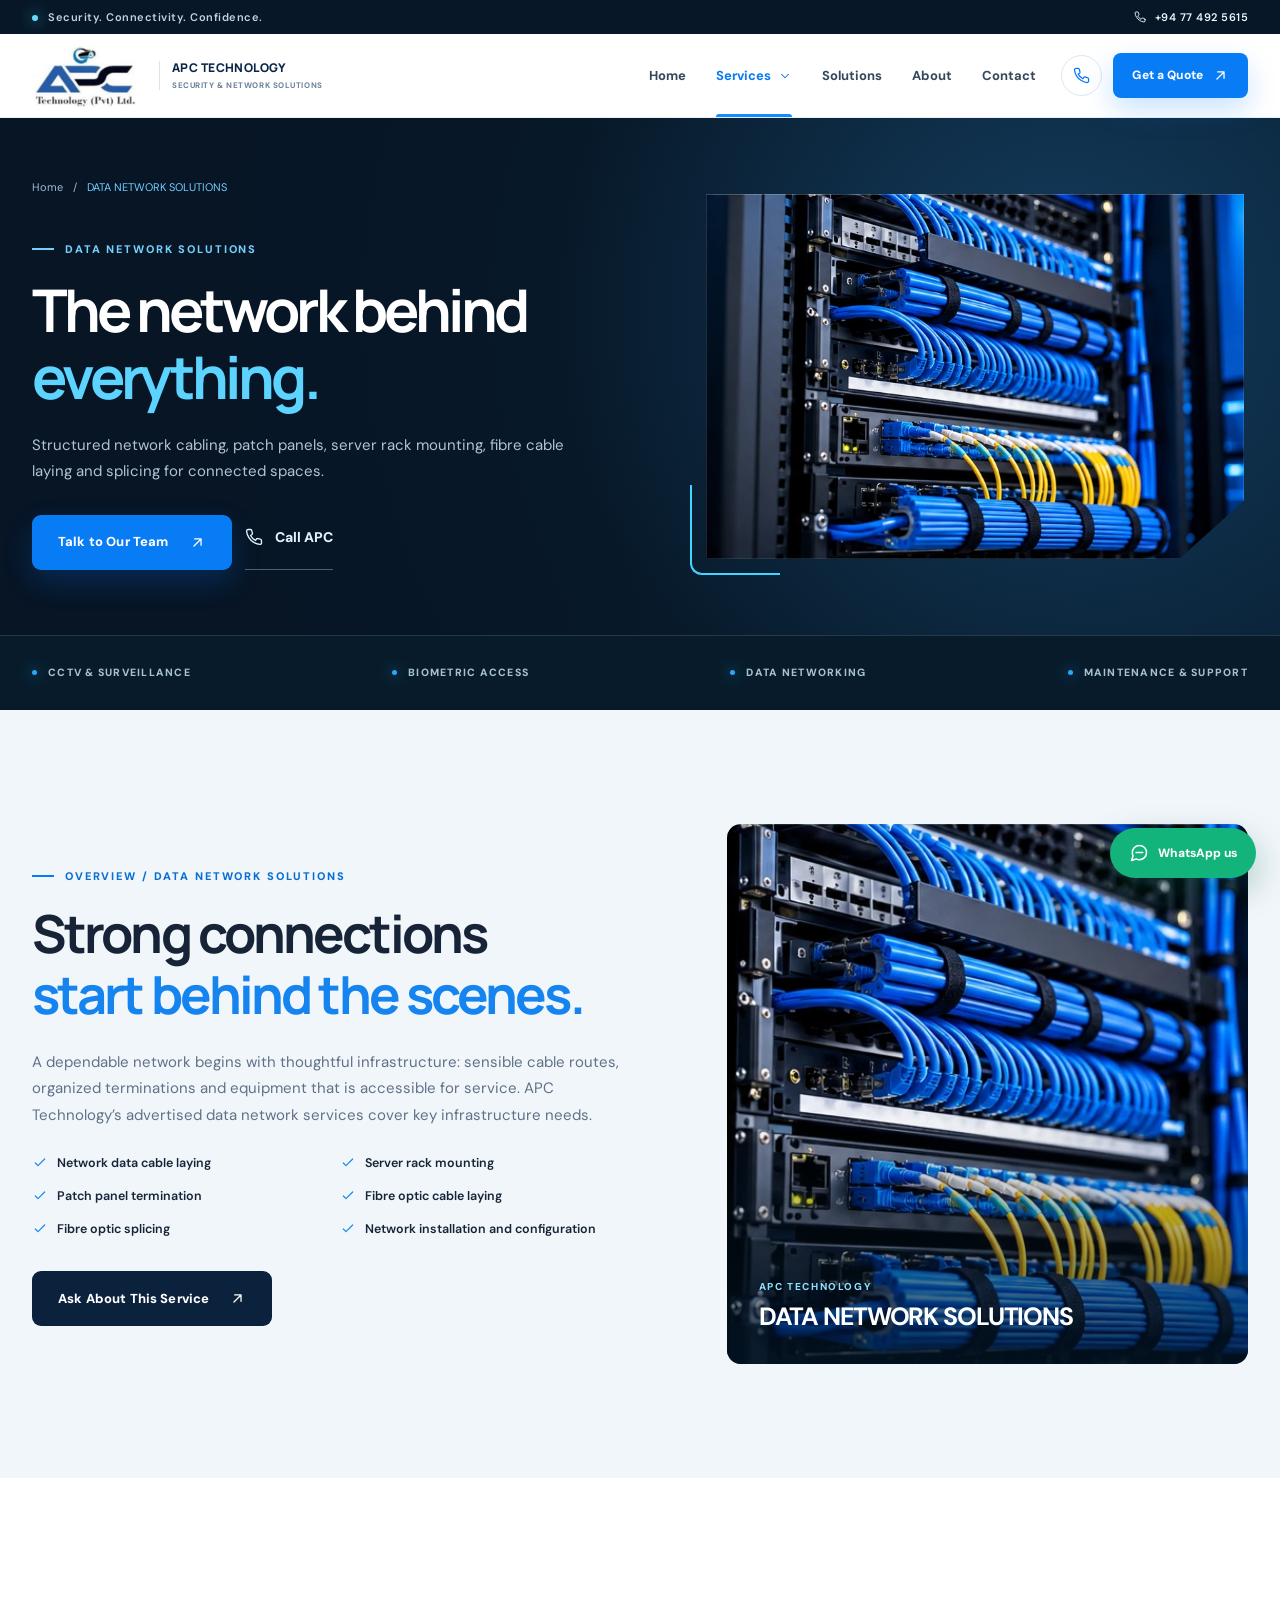
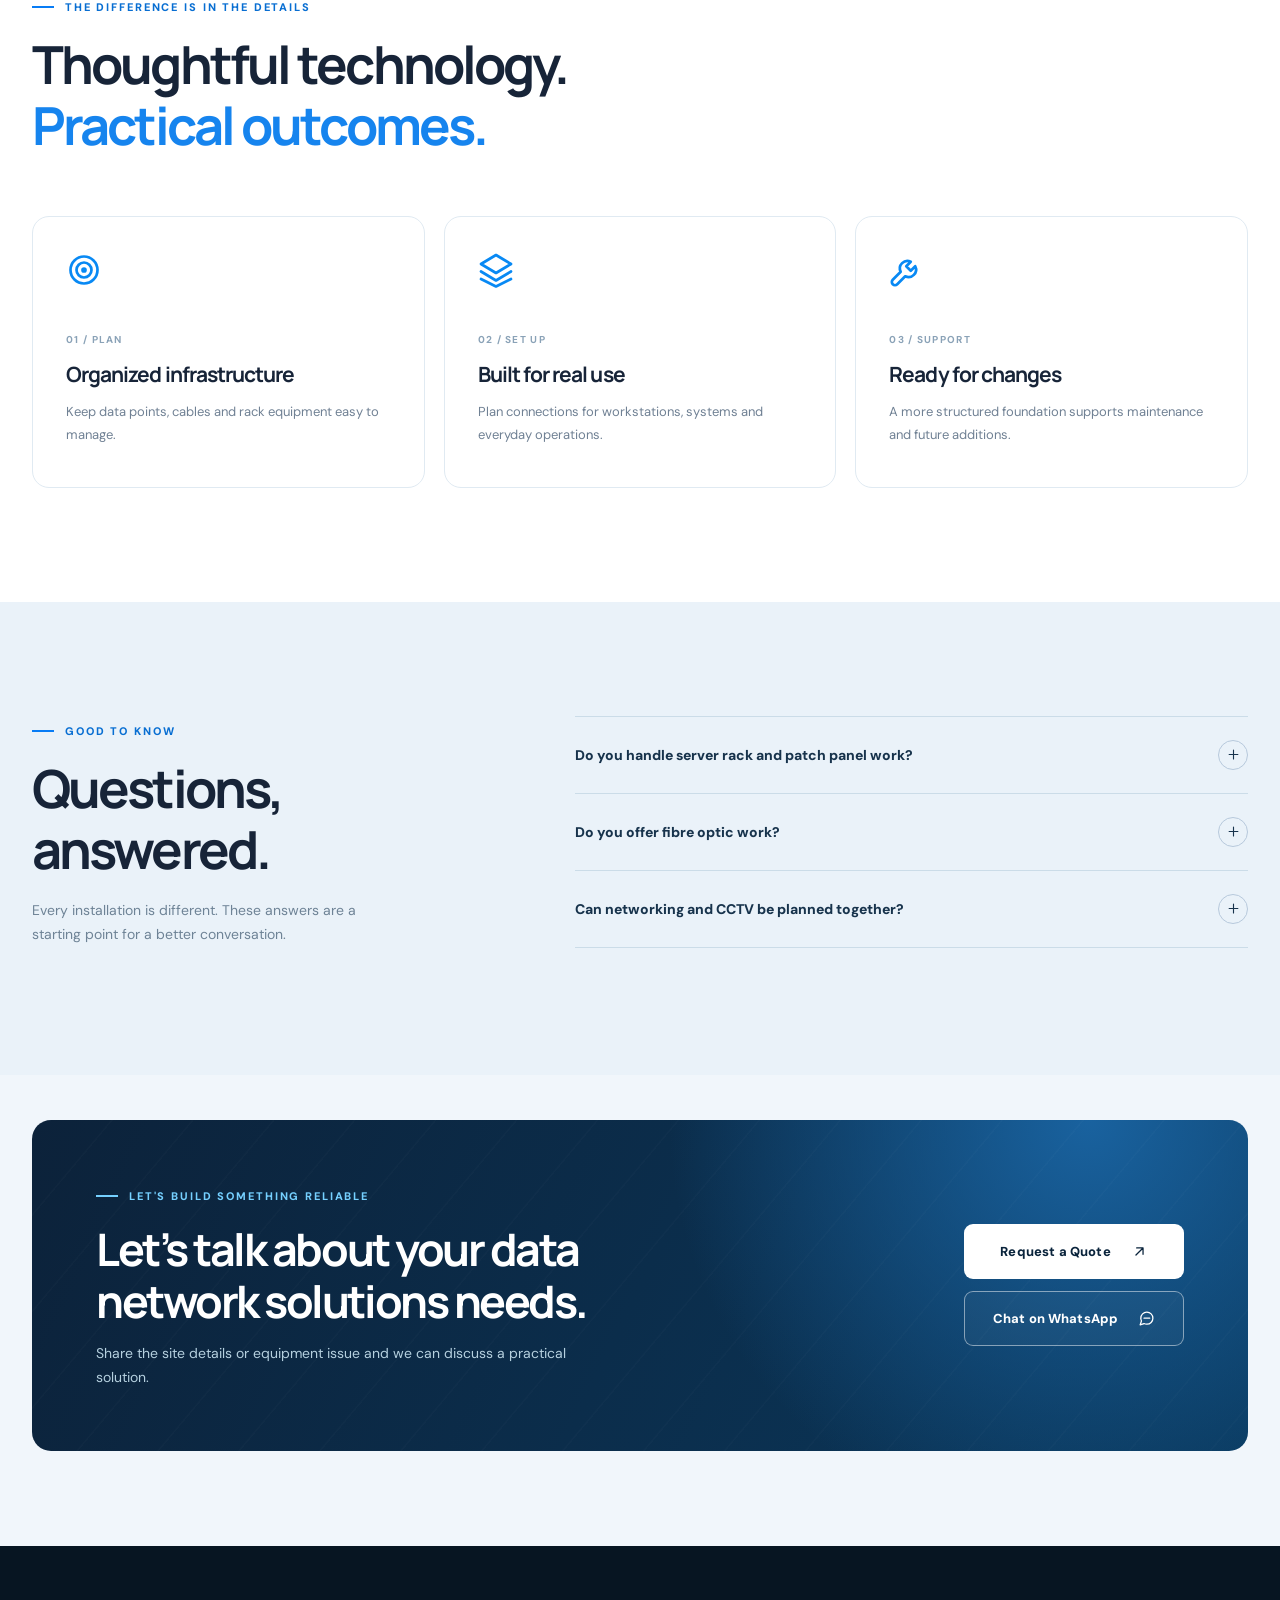
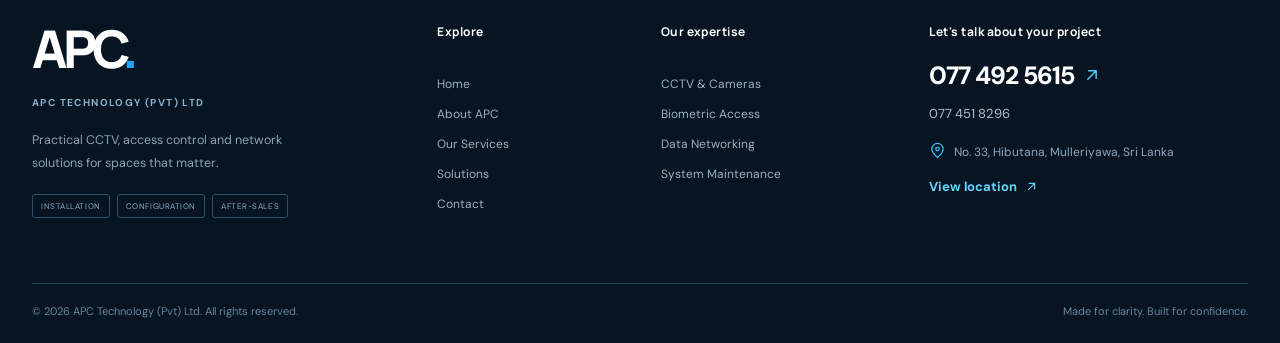
<file: networking.html>
<!doctype html><html lang="en"><head><meta charset="UTF-8"><meta name="viewport" content="width=device-width, initial-scale=1"><meta name="theme-color" content="#09111d"><meta name="description" content="Structured network cabling, patch panels, server rack mounting, fibre cable laying and splicing for connected spaces."><meta name="robots" content="index,follow"><meta property="og:type" content="website"><meta property="og:title" content="Data Network Solutions | APC Technology Sri Lanka"><meta property="og:description" content="Structured network cabling, patch panels, server rack mounting, fibre cable laying and splicing for connected spaces."><meta property="og:image" content="assets/images/security-exterior.webp"><title>Data Network Solutions | APC Technology Sri Lanka</title><link rel="icon" type="image/svg+xml" href="assets/favicon.svg"><link rel="preconnect" href="https://fonts.googleapis.com"><link rel="preconnect" href="https://fonts.gstatic.com" crossorigin><link href="https://fonts.googleapis.com/css2?family=DM+Sans:wght@400;500;600;700;800&family=Manrope:wght@400;500;600;700;800&display=swap" rel="stylesheet"><link rel="stylesheet" href="assets/css/style.css"><script type="application/ld+json">{"@context":"https://schema.org","@type":"LocalBusiness","name":"APC Technology (Pvt) Ltd","description":"CCTV installation, biometric access control, network cabling and maintenance in Sri Lanka.","telephone":["+94774925615","+9474518296"],"address":{"@type":"PostalAddress","streetAddress":"No. 33, Hibutana","addressLocality":"Mulleriyawa","addressCountry":"LK"},"areaServed":"Sri Lanka"}</script></head><body data-page="networking.html">
<svg class="svg-library" aria-hidden="true" xmlns="http://www.w3.org/2000/svg">
<symbol id="i-arrow" viewBox="0 0 24 24"><path d="M5 12h14m-6-6 6 6-6 6"/></symbol>
<symbol id="i-arrow-up" viewBox="0 0 24 24"><path d="M7 17 17 7M8 7h9v9"/></symbol>
<symbol id="i-chevron" viewBox="0 0 24 24"><path d="m6 9 6 6 6-6"/></symbol>
<symbol id="i-check" viewBox="0 0 24 24"><path d="m5 12 4 4L19 6"/></symbol>
<symbol id="i-shield" viewBox="0 0 24 24"><path d="M12 22s8-4 8-11V5l-8-3-8 3v6c0 7 8 11 8 11Z"/><path d="m9 12 2 2 4-4"/></symbol>
<symbol id="i-camera" viewBox="0 0 24 24"><rect x="3" y="5" width="18" height="13" rx="3"/><circle cx="12" cy="11.5" r="3"/><path d="M8 21h8m-4-3v3"/></symbol>
<symbol id="i-fingerprint" viewBox="0 0 24 24"><path d="M4 10c0-4.4 3.4-7.5 8-7.5s8 3.1 8 7.5m-13 0c0-3 2.3-5 5-5s5 2 5 5v5m-5-7a2.5 2.5 0 0 0-2.5 2.5v6m-5-3v-3m15 1v4m-11 1c0 2-.2 3.8-1.2 5.5m5.2-11v6c0 1.7-.4 3.5-1.2 5m4.2-4c-.2 1.6-.6 3-1.2 4.2"/></symbol>
<symbol id="i-network" viewBox="0 0 24 24"><rect x="9" y="2" width="6" height="5" rx="1"/><rect x="2" y="17" width="6" height="5" rx="1"/><rect x="16" y="17" width="6" height="5" rx="1"/><path d="M12 7v5m0 0H5v5m7-5h7v5"/></symbol>
<symbol id="i-tools" viewBox="0 0 24 24"><path d="M14.5 6.5a5 5 0 0 0-6.7 6.7L2.5 18.5a2.1 2.1 0 0 0 3 3l5.3-5.3a5 5 0 0 0 6.7-6.7l-3 3-3-3 3-3Z"/></symbol>
<symbol id="i-phone" viewBox="0 0 24 24"><path d="M22 16.9v3a2 2 0 0 1-2.2 2 19.7 19.7 0 0 1-8.6-3.1 19.4 19.4 0 0 1-6-6 19.7 19.7 0 0 1-3.1-8.7A2 2 0 0 1 4.1 2h3a2 2 0 0 1 2 1.7c.1 1 .4 2 .7 2.9a2 2 0 0 1-.5 2.1L7.4 10a16 16 0 0 0 6.6 6.6l1.3-1.9a2 2 0 0 1 2.1-.5c.9.3 1.9.6 2.9.7a2 2 0 0 1 1.7 2Z"/></symbol>
<symbol id="i-message" viewBox="0 0 24 24"><path d="M21 11.5a8.4 8.4 0 0 1-8.5 8.5 8 8 0 0 1-4-.9L3 21l1.9-5.5a8 8 0 0 1-.9-4A8.4 8.4 0 0 1 12.5 3 8.4 8.4 0 0 1 21 11.5Z"/><path d="M8.5 11.5h8"/></symbol>
<symbol id="i-pin" viewBox="0 0 24 24"><path d="M20 10c0 5-8 12-8 12S4 15 4 10a8 8 0 1 1 16 0Z"/><circle cx="12" cy="10" r="2.5"/></symbol>
<symbol id="i-clock" viewBox="0 0 24 24"><circle cx="12" cy="12" r="9"/><path d="M12 7v5l3 2"/></symbol>
<symbol id="i-house" viewBox="0 0 24 24"><path d="m3 11 9-8 9 8v10H3V11Z"/><path d="M9 21v-7h6v7"/></symbol>
<symbol id="i-building" viewBox="0 0 24 24"><rect x="4" y="3" width="16" height="18" rx="1"/><path d="M9 21v-5h6v5M8 8h2m4 0h2m-8 4h2m4 0h2"/></symbol>
<symbol id="i-shop" viewBox="0 0 24 24"><path d="M3 10h18l-2-6H5l-2 6ZM4 10v11h16V10M9 21v-7h6v7"/></symbol>
<symbol id="i-factory" viewBox="0 0 24 24"><path d="M3 21V10l6 3v-3l6 3V4h5v17H3Z"/><path d="M7 17h2m4 0h2m2 0h2"/></symbol>
<symbol id="i-server" viewBox="0 0 24 24"><rect x="3" y="3" width="18" height="8" rx="2"/><rect x="3" y="13" width="18" height="8" rx="2"/><path d="M7 7h.01M7 17h.01M11 7h7M11 17h7"/></symbol>
<symbol id="i-signal" viewBox="0 0 24 24"><path d="M2 9a15 15 0 0 1 20 0M5 12a10 10 0 0 1 14 0m-11 3a5 5 0 0 1 8 0m-4 4h.01"/></symbol>
<symbol id="i-link" viewBox="0 0 24 24"><path d="M10 13a5 5 0 0 0 7.5.5l3-3a5 5 0 0 0-7-7l-2 2M14 11a5 5 0 0 0-7.5-.5l-3 3a5 5 0 0 0 7 7l2-2"/></symbol>
<symbol id="i-target" viewBox="0 0 24 24"><circle cx="12" cy="12" r="9"/><circle cx="12" cy="12" r="5"/><circle cx="12" cy="12" r="1"/></symbol>
<symbol id="i-layers" viewBox="0 0 24 24"><path d="m12 2 10 6-10 6L2 8l10-6Zm-10 11 10 6 10-6M2 18l10 5 10-5"/></symbol>
<symbol id="i-circle" viewBox="0 0 24 24"><circle cx="12" cy="12" r="9"/><path d="M12 8v4m0 4h.01"/></symbol>
<symbol id="i-clipboard" viewBox="0 0 24 24"><rect x="5" y="5" width="14" height="17" rx="2"/><path d="M9 4h6v4H9zM9 13h6m-6 4h6"/></symbol>
<symbol id="i-menu" viewBox="0 0 24 24"><path d="M4 6h16M4 12h16M4 18h16"/></symbol>
<symbol id="i-close" viewBox="0 0 24 24"><path d="M5 5 19 19M19 5 5 19"/></symbol>
<symbol id="i-plus" viewBox="0 0 24 24"><path d="M12 5v14M5 12h14"/></symbol>
</svg><a href="#main-content" class="skip-link">Skip to content</a><div class="topstrip"><div class="container topstrip-inner"><span><span class="tiny-spark"></span> Security. Connectivity. Confidence.</span><a href="tel:+94774925615"><svg class="ico " aria-hidden="true"><use href="#i-phone"></use></svg> &nbsp;+94 77 492 5615</a></div></div>
<header class="site-header" id="site-header"><div class="container nav-shell">
<a href="index.html" class="brand" aria-label="APC Technology home"><img src="assets/images/apc-original-logo.webp" alt="APC Technology (Pvt) Ltd original logo" width="130" height="75"><span class="brand-side"><b>APC TECHNOLOGY</b><small>SECURITY & NETWORK SOLUTIONS</small></span></a>
<nav class="desktop-nav" aria-label="Main navigation"><a class="nav-link " href="index.html">Home</a>
<div class="dropdown"><a class="nav-link active" href="services.html">Services <svg class="ico " aria-hidden="true"><use href="#i-chevron"></use></svg></a>
<div class="dropdown-menu"><a href="services.html"><span>All Services</span><svg class="ico " aria-hidden="true"><use href="#i-arrow-up"></use></svg></a><a href="cctv.html">CCTV & Surveillance</a><a href="access-control.html">Biometric & Access Control</a><a href="networking.html">Data Networking</a><a href="maintenance.html">Maintenance & Support</a></div></div>
<a class="nav-link " href="solutions.html">Solutions</a><a class="nav-link " href="about.html">About</a><a class="nav-link " href="contact.html">Contact</a></nav>
<div class="header-actions"><a class="header-call" href="tel:+94774925615" aria-label="Call APC Technology"><svg class="ico " aria-hidden="true"><use href="#i-phone"></use></svg></a><a class="btn btn-small btn-primary" href="contact.html">Get a Quote <svg class="ico " aria-hidden="true"><use href="#i-arrow-up"></use></svg></a><button class="menu-toggle" id="menu-toggle" type="button" aria-expanded="false" aria-controls="mobile-menu" aria-label="Open menu"><svg class="ico " aria-hidden="true"><use href="#i-menu"></use></svg></button></div>
</div><nav class="mobile-menu" id="mobile-menu" aria-label="Mobile navigation" hidden><a href="index.html">Home</a><a href="services.html">All Services</a><a href="cctv.html">CCTV & Surveillance</a><a href="access-control.html">Access Control</a><a href="networking.html">Data Networking</a><a href="maintenance.html">Maintenance</a><a href="solutions.html">Solutions by Industry</a><a href="about.html">About Us</a><a href="contact.html">Contact & Quote</a></nav></header><main id="main-content"><section class="inner-hero"><div class="inner-glow"></div><div class="container inner-hero-grid"><div class="inner-copy reveal"><div class="crumbs"><a href="index.html">Home</a><span>/</span><span>DATA NETWORK SOLUTIONS</span></div><span class="eyebrow eyebrow-light">DATA NETWORK SOLUTIONS</span><h1>The network behind<br><span>everything.</span></h1><p>Structured network cabling, patch panels, server rack mounting, fibre cable laying and splicing for connected spaces.</p><div class="hero-actions"><a href="contact.html" class="btn btn-primary">Talk to Our Team <svg class="ico " aria-hidden="true"><use href="#i-arrow-up"></use></svg></a><a class="text-link light-link" href="tel:+94774925615"><svg class="ico " aria-hidden="true"><use href="#i-phone"></use></svg> Call APC</a></div></div><div class="inner-photo reveal" data-delay="100"><img src="assets/images/network-rack.webp" alt="DATA NETWORK SOLUTIONS technology installation photography" class="" loading="eager"><div class="photo-outline"></div></div></div></section><div class="capability-strip"><div class="container capability-row"><span><i></i>CCTV & SURVEILLANCE</span><span><i></i>BIOMETRIC ACCESS</span><span><i></i>DATA NETWORKING</span><span><i></i>MAINTENANCE & SUPPORT</span></div></div>
 <section class="section section-light"><div class="container service-detail-grid"><div class="detail-copy reveal"><span class="eyebrow">OVERVIEW / DATA NETWORK SOLUTIONS</span><h2>Strong connections<br><span class="blue-type">start behind the scenes.</span></h2><p>A dependable network begins with thoughtful infrastructure: sensible cable routes, organized terminations and equipment that is accessible for service. APC Technology’s advertised data network services cover key infrastructure needs.</p><ul class="detail-checks"><li><svg class="ico " aria-hidden="true"><use href="#i-check"></use></svg>Network data cable laying</li><li><svg class="ico " aria-hidden="true"><use href="#i-check"></use></svg>Server rack mounting</li><li><svg class="ico " aria-hidden="true"><use href="#i-check"></use></svg>Patch panel termination</li><li><svg class="ico " aria-hidden="true"><use href="#i-check"></use></svg>Fibre optic cable laying</li><li><svg class="ico " aria-hidden="true"><use href="#i-check"></use></svg>Fibre optic splicing</li><li><svg class="ico " aria-hidden="true"><use href="#i-check"></use></svg>Network installation and configuration</li></ul><a href="contact.html?service=networking" class="btn btn-dark">Ask About This Service <svg class="ico " aria-hidden="true"><use href="#i-arrow-up"></use></svg></a></div><div class="detail-visual reveal"><img src="assets/images/network-rack.webp" alt="DATA NETWORK SOLUTIONS equipment illustration" class="" loading="lazy"><div class="detail-image-label"><span>APC TECHNOLOGY</span><b>DATA NETWORK SOLUTIONS</b></div></div></div></section>
 <section class="section section-white"><div class="container"><div class="section-head reveal"><div><span class="eyebrow">THE DIFFERENCE IS IN THE DETAILS</span><h2>Thoughtful technology.<br><span class="blue-type">Practical outcomes.</span></h2></div></div><div class="values-grid"><div class="value-card reveal"><svg class="ico " aria-hidden="true"><use href="#i-target"></use></svg><b>01 / PLAN</b><h3>Organized infrastructure</h3><p>Keep data points, cables and rack equipment easy to manage.</p></div><div class="value-card reveal"><svg class="ico " aria-hidden="true"><use href="#i-layers"></use></svg><b>02 / SET UP</b><h3>Built for real use</h3><p>Plan connections for workstations, systems and everyday operations.</p></div><div class="value-card reveal"><svg class="ico " aria-hidden="true"><use href="#i-tools"></use></svg><b>03 / SUPPORT</b><h3>Ready for changes</h3><p>A more structured foundation supports maintenance and future additions.</p></div></div></div></section>
 <section class="section faq-section"><div class="container faq-layout"><div class="reveal"><span class="eyebrow">GOOD TO KNOW</span><h2>Questions,<br>answered.</h2><p>Every installation is different. These answers are a starting point for a better conversation.</p></div><div class="faq-items reveal"><details class="faq-item"><summary>Do you handle server rack and patch panel work?<span><svg class="ico " aria-hidden="true"><use href="#i-plus"></use></svg></span></summary><p>Yes. APC Technology lists server rack mounting and patch panel termination as services.</p></details><details class="faq-item"><summary>Do you offer fibre optic work?<span><svg class="ico " aria-hidden="true"><use href="#i-plus"></use></svg></span></summary><p>Yes. Fibre cable laying and fibre splicing are listed in the company’s marketing material.</p></details><details class="faq-item"><summary>Can networking and CCTV be planned together?<span><svg class="ico " aria-hidden="true"><use href="#i-plus"></use></svg></span></summary><p>They can be discussed as part of the same project. Final recommendations depend on the site and devices.</p></details></div></div></section><section class="cta-zone"><div class="container"><div class="cta-panel reveal"><div class="cta-noise"></div><div><span class="eyebrow eyebrow-light">LET'S BUILD SOMETHING RELIABLE</span><h2>Let’s talk about your data network solutions needs.</h2><p>Share the site details or equipment issue and we can discuss a practical solution.</p></div><div class="cta-buttons"><a href="contact.html" class="btn btn-white">Request a Quote <svg class="ico " aria-hidden="true"><use href="#i-arrow-up"></use></svg></a><a href="https://wa.me/94774925615?text=Hello%20APC%20Technology%2C%20I%20need%20a%20quotation." class="btn btn-outline-light">Chat on WhatsApp <svg class="ico " aria-hidden="true"><use href="#i-message"></use></svg></a></div></div></div></section>
 </main><footer class="footer"><div class="container footer-top"><div class="footer-brand"><a href="index.html" class="footer-wordmark">APC<span>.</span></a><strong>APC TECHNOLOGY (PVT) LTD</strong><p>Practical CCTV, access control and network solutions for spaces that matter.</p><div class="footer-pills"><span>INSTALLATION</span><span>CONFIGURATION</span><span>AFTER-SALES</span></div></div><div class="footer-links"><h4>Explore</h4><a href="index.html">Home</a><a href="about.html">About APC</a><a href="services.html">Our Services</a><a href="solutions.html">Solutions</a><a href="contact.html">Contact</a></div><div class="footer-links"><h4>Our expertise</h4><a href="cctv.html">CCTV & Cameras</a><a href="access-control.html">Biometric Access</a><a href="networking.html">Data Networking</a><a href="maintenance.html">System Maintenance</a></div><div class="footer-contact"><h4>Let's talk about your project</h4><a class="footer-big-phone" href="tel:+94774925615">077 492 5615 <svg class="ico " aria-hidden="true"><use href="#i-arrow-up"></use></svg></a><a href="tel:+9474518296">077 451 8296</a><p><svg class="ico " aria-hidden="true"><use href="#i-pin"></use></svg> No. 33, Hibutana, Mulleriyawa, Sri Lanka</p><a href="https://www.google.com/maps/search/?api=1&query=No.+33+Hibutana+Mulleriyawa+Sri+Lanka" target="_blank" rel="noopener noreferrer" class="footer-map">View location <svg class="ico " aria-hidden="true"><use href="#i-arrow-up"></use></svg></a></div></div><div class="container footer-bottom"><span>© <span id="year">2026</span> APC Technology (Pvt) Ltd. All rights reserved.</span><span>Made for clarity. Built for confidence.</span></div></footer><a class="floating-whatsapp" href="https://wa.me/94774925615?text=Hello%20APC%20Technology%2C%20I%20would%20like%20to%20discuss%20your%20services." aria-label="Chat with APC Technology on WhatsApp" target="_blank" rel="noopener noreferrer"><svg class="ico " aria-hidden="true"><use href="#i-message"></use></svg><span>WhatsApp us</span></a><button id="back-to-top" class="back-top" aria-label="Back to top">↑</button><script src="assets/js/main.js" defer></script></body></html>
</file>
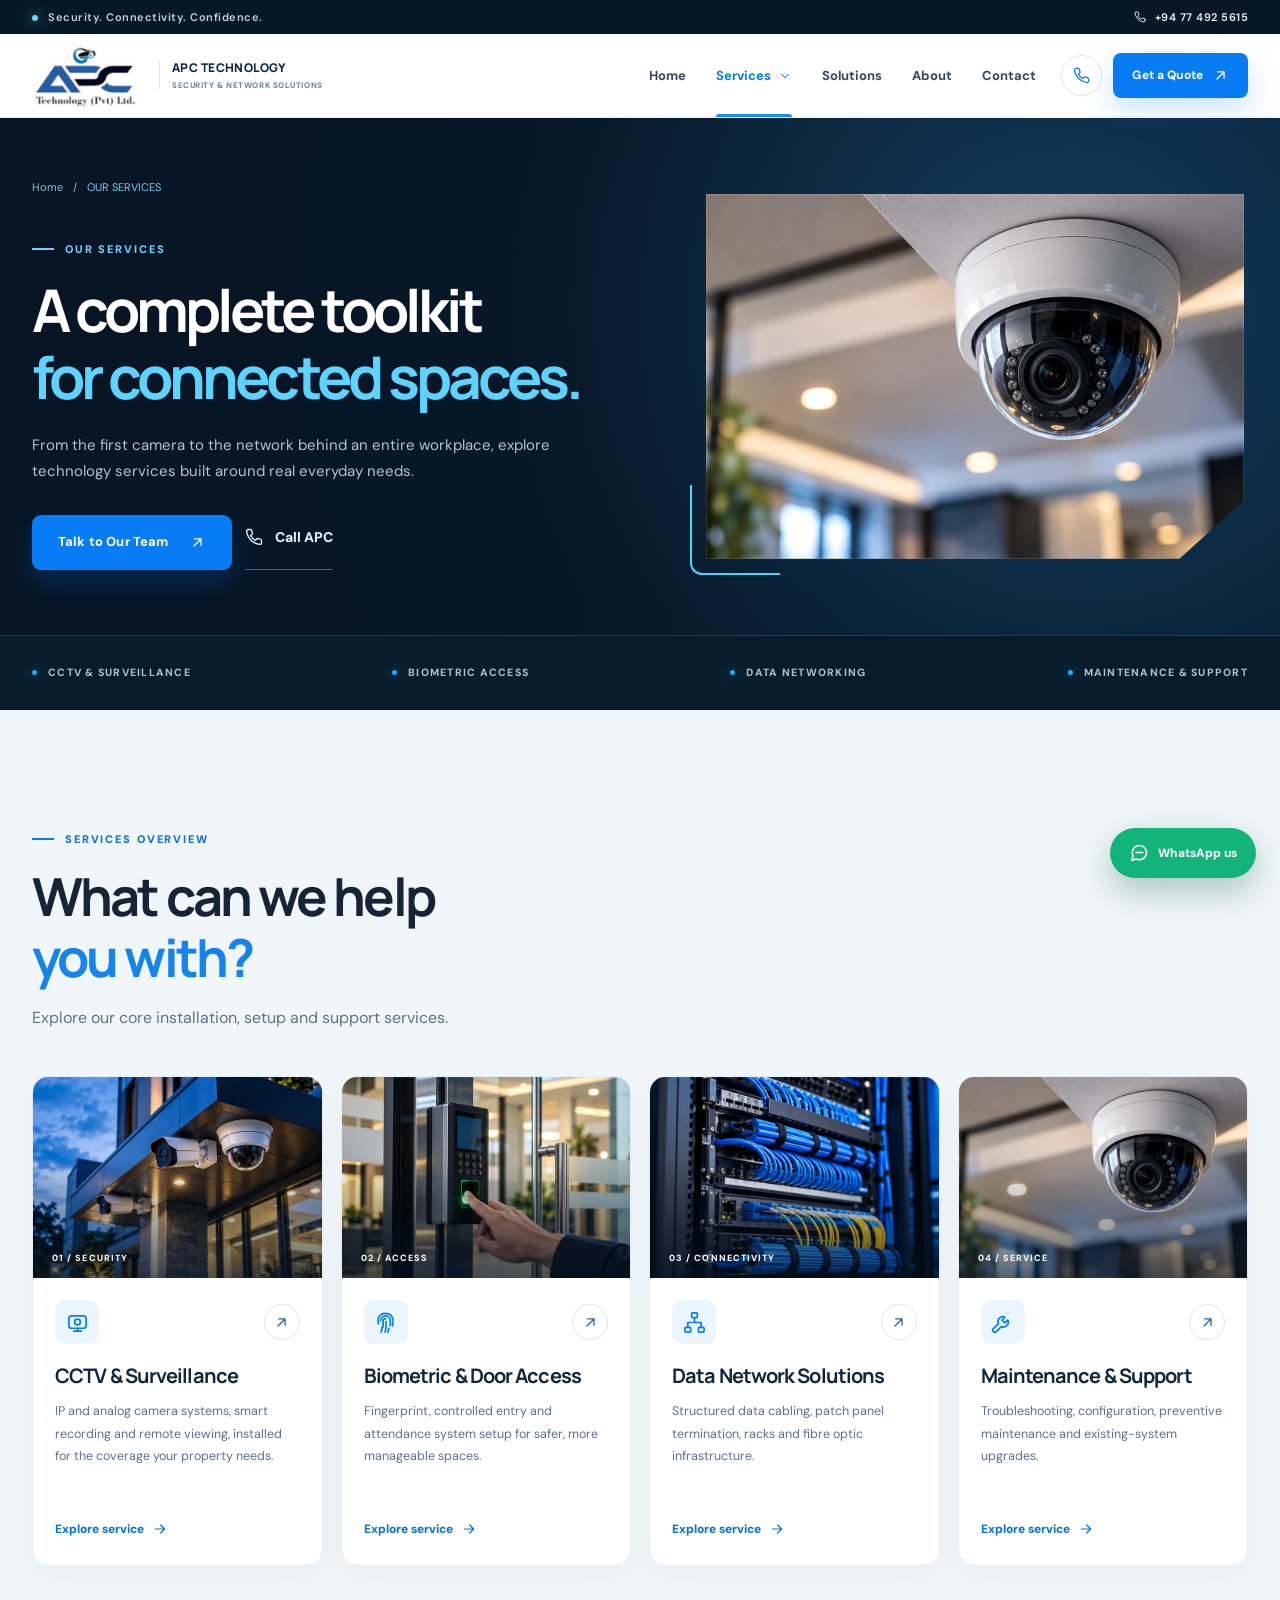
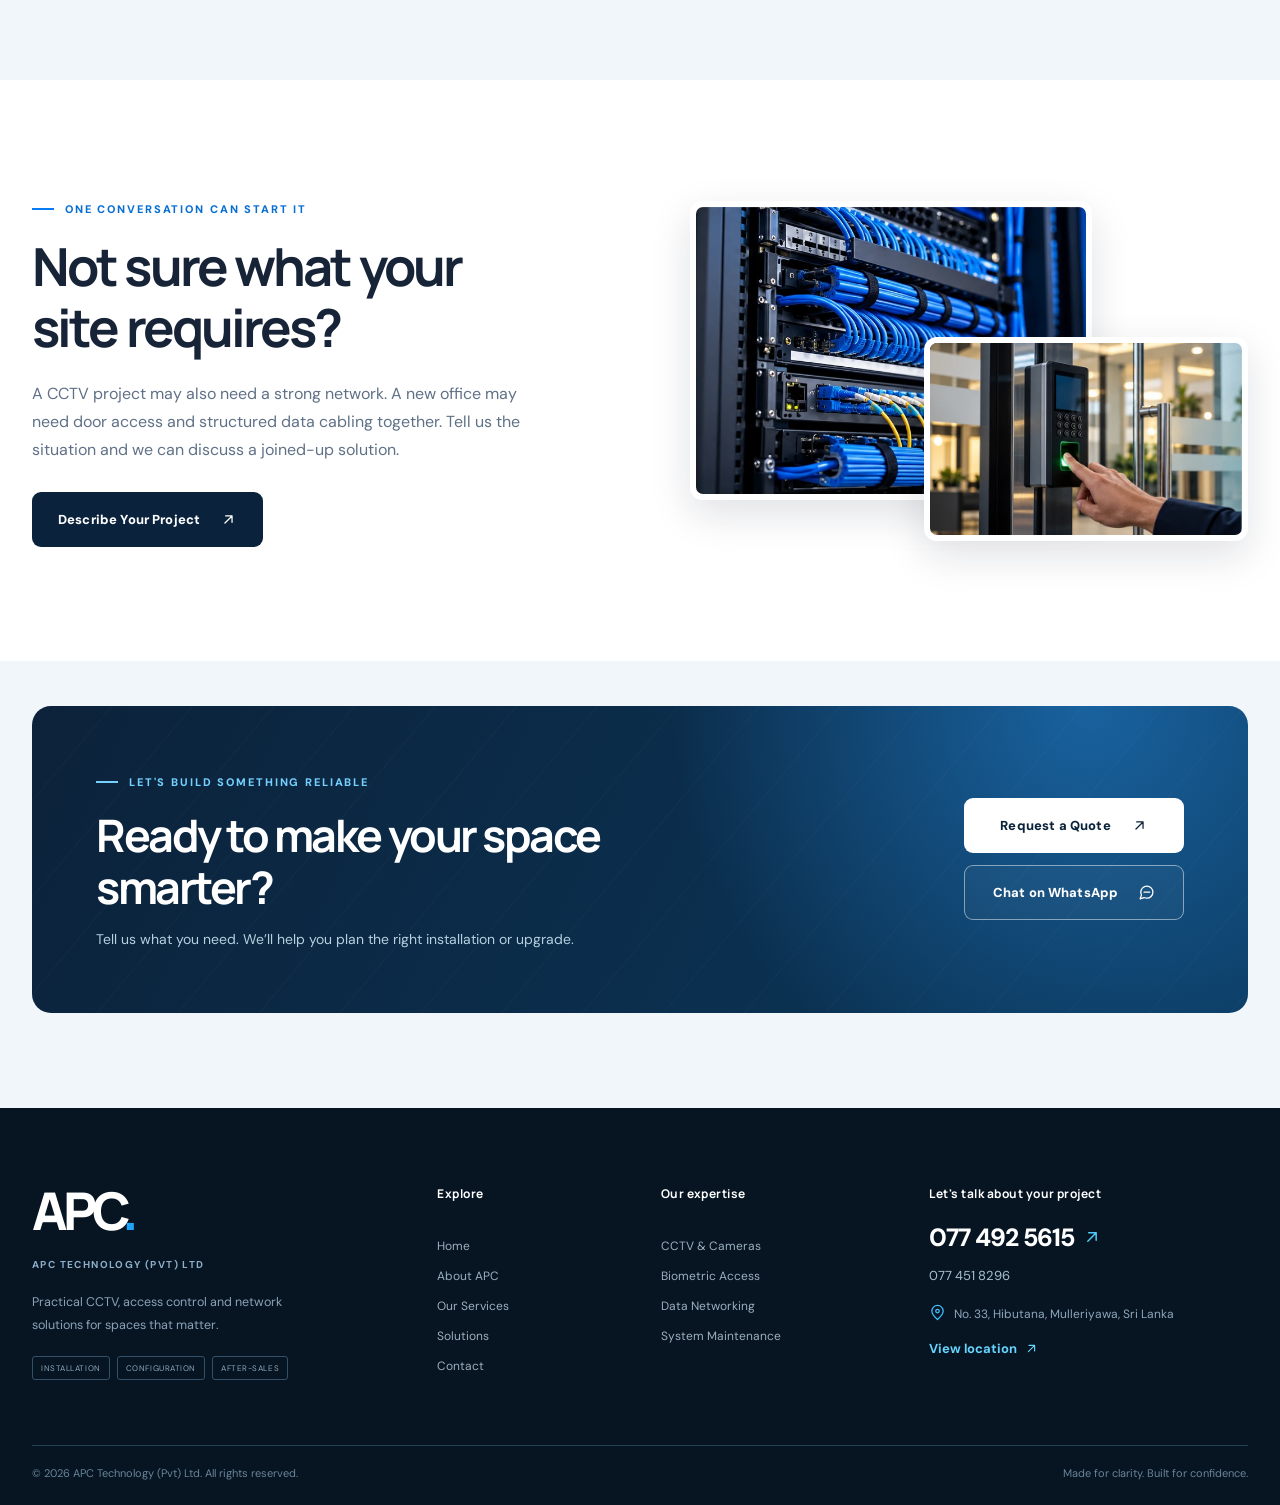
<file: services.html>
<!doctype html><html lang="en"><head><meta charset="UTF-8"><meta name="viewport" content="width=device-width, initial-scale=1"><meta name="theme-color" content="#09111d"><meta name="description" content="Explore APC Technology services: CCTV cameras, fingerprint door access, data networking, fibre optic cabling, maintenance and configuration."><meta name="robots" content="index,follow"><meta property="og:type" content="website"><meta property="og:title" content="Our Services | CCTV, Access Control &amp; Network Installation | APC Technology"><meta property="og:description" content="Explore APC Technology services: CCTV cameras, fingerprint door access, data networking, fibre optic cabling, maintenance and configuration."><meta property="og:image" content="assets/images/security-exterior.webp"><title>Our Services | CCTV, Access Control &amp; Network Installation | APC Technology</title><link rel="icon" type="image/svg+xml" href="assets/favicon.svg"><link rel="preconnect" href="https://fonts.googleapis.com"><link rel="preconnect" href="https://fonts.gstatic.com" crossorigin><link href="https://fonts.googleapis.com/css2?family=DM+Sans:wght@400;500;600;700;800&family=Manrope:wght@400;500;600;700;800&display=swap" rel="stylesheet"><link rel="stylesheet" href="assets/css/style.css"><script type="application/ld+json">{"@context":"https://schema.org","@type":"LocalBusiness","name":"APC Technology (Pvt) Ltd","description":"CCTV installation, biometric access control, network cabling and maintenance in Sri Lanka.","telephone":["+94774925615","+9474518296"],"address":{"@type":"PostalAddress","streetAddress":"No. 33, Hibutana","addressLocality":"Mulleriyawa","addressCountry":"LK"},"areaServed":"Sri Lanka"}</script></head><body data-page="services.html">
<svg class="svg-library" aria-hidden="true" xmlns="http://www.w3.org/2000/svg">
<symbol id="i-arrow" viewBox="0 0 24 24"><path d="M5 12h14m-6-6 6 6-6 6"/></symbol>
<symbol id="i-arrow-up" viewBox="0 0 24 24"><path d="M7 17 17 7M8 7h9v9"/></symbol>
<symbol id="i-chevron" viewBox="0 0 24 24"><path d="m6 9 6 6 6-6"/></symbol>
<symbol id="i-check" viewBox="0 0 24 24"><path d="m5 12 4 4L19 6"/></symbol>
<symbol id="i-shield" viewBox="0 0 24 24"><path d="M12 22s8-4 8-11V5l-8-3-8 3v6c0 7 8 11 8 11Z"/><path d="m9 12 2 2 4-4"/></symbol>
<symbol id="i-camera" viewBox="0 0 24 24"><rect x="3" y="5" width="18" height="13" rx="3"/><circle cx="12" cy="11.5" r="3"/><path d="M8 21h8m-4-3v3"/></symbol>
<symbol id="i-fingerprint" viewBox="0 0 24 24"><path d="M4 10c0-4.4 3.4-7.5 8-7.5s8 3.1 8 7.5m-13 0c0-3 2.3-5 5-5s5 2 5 5v5m-5-7a2.5 2.5 0 0 0-2.5 2.5v6m-5-3v-3m15 1v4m-11 1c0 2-.2 3.8-1.2 5.5m5.2-11v6c0 1.7-.4 3.5-1.2 5m4.2-4c-.2 1.6-.6 3-1.2 4.2"/></symbol>
<symbol id="i-network" viewBox="0 0 24 24"><rect x="9" y="2" width="6" height="5" rx="1"/><rect x="2" y="17" width="6" height="5" rx="1"/><rect x="16" y="17" width="6" height="5" rx="1"/><path d="M12 7v5m0 0H5v5m7-5h7v5"/></symbol>
<symbol id="i-tools" viewBox="0 0 24 24"><path d="M14.5 6.5a5 5 0 0 0-6.7 6.7L2.5 18.5a2.1 2.1 0 0 0 3 3l5.3-5.3a5 5 0 0 0 6.7-6.7l-3 3-3-3 3-3Z"/></symbol>
<symbol id="i-phone" viewBox="0 0 24 24"><path d="M22 16.9v3a2 2 0 0 1-2.2 2 19.7 19.7 0 0 1-8.6-3.1 19.4 19.4 0 0 1-6-6 19.7 19.7 0 0 1-3.1-8.7A2 2 0 0 1 4.1 2h3a2 2 0 0 1 2 1.7c.1 1 .4 2 .7 2.9a2 2 0 0 1-.5 2.1L7.4 10a16 16 0 0 0 6.6 6.6l1.3-1.9a2 2 0 0 1 2.1-.5c.9.3 1.9.6 2.9.7a2 2 0 0 1 1.7 2Z"/></symbol>
<symbol id="i-message" viewBox="0 0 24 24"><path d="M21 11.5a8.4 8.4 0 0 1-8.5 8.5 8 8 0 0 1-4-.9L3 21l1.9-5.5a8 8 0 0 1-.9-4A8.4 8.4 0 0 1 12.5 3 8.4 8.4 0 0 1 21 11.5Z"/><path d="M8.5 11.5h8"/></symbol>
<symbol id="i-pin" viewBox="0 0 24 24"><path d="M20 10c0 5-8 12-8 12S4 15 4 10a8 8 0 1 1 16 0Z"/><circle cx="12" cy="10" r="2.5"/></symbol>
<symbol id="i-clock" viewBox="0 0 24 24"><circle cx="12" cy="12" r="9"/><path d="M12 7v5l3 2"/></symbol>
<symbol id="i-house" viewBox="0 0 24 24"><path d="m3 11 9-8 9 8v10H3V11Z"/><path d="M9 21v-7h6v7"/></symbol>
<symbol id="i-building" viewBox="0 0 24 24"><rect x="4" y="3" width="16" height="18" rx="1"/><path d="M9 21v-5h6v5M8 8h2m4 0h2m-8 4h2m4 0h2"/></symbol>
<symbol id="i-shop" viewBox="0 0 24 24"><path d="M3 10h18l-2-6H5l-2 6ZM4 10v11h16V10M9 21v-7h6v7"/></symbol>
<symbol id="i-factory" viewBox="0 0 24 24"><path d="M3 21V10l6 3v-3l6 3V4h5v17H3Z"/><path d="M7 17h2m4 0h2m2 0h2"/></symbol>
<symbol id="i-server" viewBox="0 0 24 24"><rect x="3" y="3" width="18" height="8" rx="2"/><rect x="3" y="13" width="18" height="8" rx="2"/><path d="M7 7h.01M7 17h.01M11 7h7M11 17h7"/></symbol>
<symbol id="i-signal" viewBox="0 0 24 24"><path d="M2 9a15 15 0 0 1 20 0M5 12a10 10 0 0 1 14 0m-11 3a5 5 0 0 1 8 0m-4 4h.01"/></symbol>
<symbol id="i-link" viewBox="0 0 24 24"><path d="M10 13a5 5 0 0 0 7.5.5l3-3a5 5 0 0 0-7-7l-2 2M14 11a5 5 0 0 0-7.5-.5l-3 3a5 5 0 0 0 7 7l2-2"/></symbol>
<symbol id="i-target" viewBox="0 0 24 24"><circle cx="12" cy="12" r="9"/><circle cx="12" cy="12" r="5"/><circle cx="12" cy="12" r="1"/></symbol>
<symbol id="i-layers" viewBox="0 0 24 24"><path d="m12 2 10 6-10 6L2 8l10-6Zm-10 11 10 6 10-6M2 18l10 5 10-5"/></symbol>
<symbol id="i-circle" viewBox="0 0 24 24"><circle cx="12" cy="12" r="9"/><path d="M12 8v4m0 4h.01"/></symbol>
<symbol id="i-clipboard" viewBox="0 0 24 24"><rect x="5" y="5" width="14" height="17" rx="2"/><path d="M9 4h6v4H9zM9 13h6m-6 4h6"/></symbol>
<symbol id="i-menu" viewBox="0 0 24 24"><path d="M4 6h16M4 12h16M4 18h16"/></symbol>
<symbol id="i-close" viewBox="0 0 24 24"><path d="M5 5 19 19M19 5 5 19"/></symbol>
<symbol id="i-plus" viewBox="0 0 24 24"><path d="M12 5v14M5 12h14"/></symbol>
</svg><a href="#main-content" class="skip-link">Skip to content</a><div class="topstrip"><div class="container topstrip-inner"><span><span class="tiny-spark"></span> Security. Connectivity. Confidence.</span><a href="tel:+94774925615"><svg class="ico " aria-hidden="true"><use href="#i-phone"></use></svg> &nbsp;+94 77 492 5615</a></div></div>
<header class="site-header" id="site-header"><div class="container nav-shell">
<a href="index.html" class="brand" aria-label="APC Technology home"><img src="assets/images/apc-original-logo.webp" alt="APC Technology (Pvt) Ltd original logo" width="130" height="75"><span class="brand-side"><b>APC TECHNOLOGY</b><small>SECURITY & NETWORK SOLUTIONS</small></span></a>
<nav class="desktop-nav" aria-label="Main navigation"><a class="nav-link " href="index.html">Home</a>
<div class="dropdown"><a class="nav-link active" href="services.html">Services <svg class="ico " aria-hidden="true"><use href="#i-chevron"></use></svg></a>
<div class="dropdown-menu"><a href="services.html"><span>All Services</span><svg class="ico " aria-hidden="true"><use href="#i-arrow-up"></use></svg></a><a href="cctv.html">CCTV & Surveillance</a><a href="access-control.html">Biometric & Access Control</a><a href="networking.html">Data Networking</a><a href="maintenance.html">Maintenance & Support</a></div></div>
<a class="nav-link " href="solutions.html">Solutions</a><a class="nav-link " href="about.html">About</a><a class="nav-link " href="contact.html">Contact</a></nav>
<div class="header-actions"><a class="header-call" href="tel:+94774925615" aria-label="Call APC Technology"><svg class="ico " aria-hidden="true"><use href="#i-phone"></use></svg></a><a class="btn btn-small btn-primary" href="contact.html">Get a Quote <svg class="ico " aria-hidden="true"><use href="#i-arrow-up"></use></svg></a><button class="menu-toggle" id="menu-toggle" type="button" aria-expanded="false" aria-controls="mobile-menu" aria-label="Open menu"><svg class="ico " aria-hidden="true"><use href="#i-menu"></use></svg></button></div>
</div><nav class="mobile-menu" id="mobile-menu" aria-label="Mobile navigation" hidden><a href="index.html">Home</a><a href="services.html">All Services</a><a href="cctv.html">CCTV & Surveillance</a><a href="access-control.html">Access Control</a><a href="networking.html">Data Networking</a><a href="maintenance.html">Maintenance</a><a href="solutions.html">Solutions by Industry</a><a href="about.html">About Us</a><a href="contact.html">Contact & Quote</a></nav></header><main id="main-content"><section class="inner-hero"><div class="inner-glow"></div><div class="container inner-hero-grid"><div class="inner-copy reveal"><div class="crumbs"><a href="index.html">Home</a><span>/</span><span>OUR SERVICES</span></div><span class="eyebrow eyebrow-light">OUR SERVICES</span><h1>A complete toolkit<br><span>for connected spaces.</span></h1><p>From the first camera to the network behind an entire workplace, explore technology services built around real everyday needs.</p><div class="hero-actions"><a href="contact.html" class="btn btn-primary">Talk to Our Team <svg class="ico " aria-hidden="true"><use href="#i-arrow-up"></use></svg></a><a class="text-link light-link" href="tel:+94774925615"><svg class="ico " aria-hidden="true"><use href="#i-phone"></use></svg> Call APC</a></div></div><div class="inner-photo reveal" data-delay="100"><img src="assets/images/camera-detail.webp" alt="OUR SERVICES technology installation photography" class="" loading="eager"><div class="photo-outline"></div></div></div></section><div class="capability-strip"><div class="container capability-row"><span><i></i>CCTV & SURVEILLANCE</span><span><i></i>BIOMETRIC ACCESS</span><span><i></i>DATA NETWORKING</span><span><i></i>MAINTENANCE & SUPPORT</span></div></div>
<section class="section section-light"><div class="container"><div class="section-head reveal"><div><span class="eyebrow">SERVICES OVERVIEW</span><h2>What can we help<br><span class="blue-type">you with?</span></h2><p>Explore our core installation, setup and support services.</p></div></div><div class="service-grid"><a class="service-card reveal" href="cctv.html"><div class="service-img"><img src="assets/images/security-exterior.webp" alt="CCTV &amp; Surveillance example technology photography" class="" loading="lazy"><span class="card-number">01 / SECURITY</span></div><div class="service-body"><div class="service-heading"><span class="service-icon"><svg class="ico " aria-hidden="true"><use href="#i-camera"></use></svg></span><span class="circle-arrow"><svg class="ico " aria-hidden="true"><use href="#i-arrow-up"></use></svg></span></div><h3>CCTV & Surveillance</h3><p>IP and analog camera systems, smart recording and remote viewing, installed for the coverage your property needs.</p><span class="card-link">Explore service <svg class="ico " aria-hidden="true"><use href="#i-arrow"></use></svg></span></div></a><a class="service-card reveal" href="access-control.html"><div class="service-img"><img src="assets/images/biometric-access.webp" alt="Biometric &amp; Door Access example technology photography" class="" loading="lazy"><span class="card-number">02 / ACCESS</span></div><div class="service-body"><div class="service-heading"><span class="service-icon"><svg class="ico " aria-hidden="true"><use href="#i-fingerprint"></use></svg></span><span class="circle-arrow"><svg class="ico " aria-hidden="true"><use href="#i-arrow-up"></use></svg></span></div><h3>Biometric & Door Access</h3><p>Fingerprint, controlled entry and attendance system setup for safer, more manageable spaces.</p><span class="card-link">Explore service <svg class="ico " aria-hidden="true"><use href="#i-arrow"></use></svg></span></div></a><a class="service-card reveal" href="networking.html"><div class="service-img"><img src="assets/images/network-rack.webp" alt="Data Network Solutions example technology photography" class="" loading="lazy"><span class="card-number">03 / CONNECTIVITY</span></div><div class="service-body"><div class="service-heading"><span class="service-icon"><svg class="ico " aria-hidden="true"><use href="#i-network"></use></svg></span><span class="circle-arrow"><svg class="ico " aria-hidden="true"><use href="#i-arrow-up"></use></svg></span></div><h3>Data Network Solutions</h3><p>Structured data cabling, patch panel termination, racks and fibre optic infrastructure.</p><span class="card-link">Explore service <svg class="ico " aria-hidden="true"><use href="#i-arrow"></use></svg></span></div></a><a class="service-card reveal" href="maintenance.html"><div class="service-img"><img src="assets/images/camera-detail.webp" alt="Maintenance &amp; Support example technology photography" class="" loading="lazy"><span class="card-number">04 / SERVICE</span></div><div class="service-body"><div class="service-heading"><span class="service-icon"><svg class="ico " aria-hidden="true"><use href="#i-tools"></use></svg></span><span class="circle-arrow"><svg class="ico " aria-hidden="true"><use href="#i-arrow-up"></use></svg></span></div><h3>Maintenance & Support</h3><p>Troubleshooting, configuration, preventive maintenance and existing-system upgrades.</p><span class="card-link">Explore service <svg class="ico " aria-hidden="true"><use href="#i-arrow"></use></svg></span></div></a></div></div></section>
<section class="section section-white"><div class="container"><div class="services-middle-grid"><div class="reveal"><span class="eyebrow">ONE CONVERSATION CAN START IT</span><h2>Not sure what your<br>site requires?</h2><p>A CCTV project may also need a strong network. A new office may need door access and structured data cabling together. Tell us the situation and we can discuss a joined-up solution.</p><a href="contact.html" class="btn btn-dark">Describe Your Project <svg class="ico " aria-hidden="true"><use href="#i-arrow-up"></use></svg></a></div><div class="stacked-images reveal"><img src="assets/images/network-rack.webp" alt="Networking infrastructure" class="" loading="lazy"><img src="assets/images/biometric-access.webp" alt="Fingerprint access system" class="" loading="lazy"></div></div></div></section><section class="cta-zone"><div class="container"><div class="cta-panel reveal"><div class="cta-noise"></div><div><span class="eyebrow eyebrow-light">LET'S BUILD SOMETHING RELIABLE</span><h2>Ready to make your space smarter?</h2><p>Tell us what you need. We’ll help you plan the right installation or upgrade.</p></div><div class="cta-buttons"><a href="contact.html" class="btn btn-white">Request a Quote <svg class="ico " aria-hidden="true"><use href="#i-arrow-up"></use></svg></a><a href="https://wa.me/94774925615?text=Hello%20APC%20Technology%2C%20I%20need%20a%20quotation." class="btn btn-outline-light">Chat on WhatsApp <svg class="ico " aria-hidden="true"><use href="#i-message"></use></svg></a></div></div></div></section></main><footer class="footer"><div class="container footer-top"><div class="footer-brand"><a href="index.html" class="footer-wordmark">APC<span>.</span></a><strong>APC TECHNOLOGY (PVT) LTD</strong><p>Practical CCTV, access control and network solutions for spaces that matter.</p><div class="footer-pills"><span>INSTALLATION</span><span>CONFIGURATION</span><span>AFTER-SALES</span></div></div><div class="footer-links"><h4>Explore</h4><a href="index.html">Home</a><a href="about.html">About APC</a><a href="services.html">Our Services</a><a href="solutions.html">Solutions</a><a href="contact.html">Contact</a></div><div class="footer-links"><h4>Our expertise</h4><a href="cctv.html">CCTV & Cameras</a><a href="access-control.html">Biometric Access</a><a href="networking.html">Data Networking</a><a href="maintenance.html">System Maintenance</a></div><div class="footer-contact"><h4>Let's talk about your project</h4><a class="footer-big-phone" href="tel:+94774925615">077 492 5615 <svg class="ico " aria-hidden="true"><use href="#i-arrow-up"></use></svg></a><a href="tel:+9474518296">077 451 8296</a><p><svg class="ico " aria-hidden="true"><use href="#i-pin"></use></svg> No. 33, Hibutana, Mulleriyawa, Sri Lanka</p><a href="https://www.google.com/maps/search/?api=1&query=No.+33+Hibutana+Mulleriyawa+Sri+Lanka" target="_blank" rel="noopener noreferrer" class="footer-map">View location <svg class="ico " aria-hidden="true"><use href="#i-arrow-up"></use></svg></a></div></div><div class="container footer-bottom"><span>© <span id="year">2026</span> APC Technology (Pvt) Ltd. All rights reserved.</span><span>Made for clarity. Built for confidence.</span></div></footer><a class="floating-whatsapp" href="https://wa.me/94774925615?text=Hello%20APC%20Technology%2C%20I%20would%20like%20to%20discuss%20your%20services." aria-label="Chat with APC Technology on WhatsApp" target="_blank" rel="noopener noreferrer"><svg class="ico " aria-hidden="true"><use href="#i-message"></use></svg><span>WhatsApp us</span></a><button id="back-to-top" class="back-top" aria-label="Back to top">↑</button><script src="assets/js/main.js" defer></script></body></html>
</file>
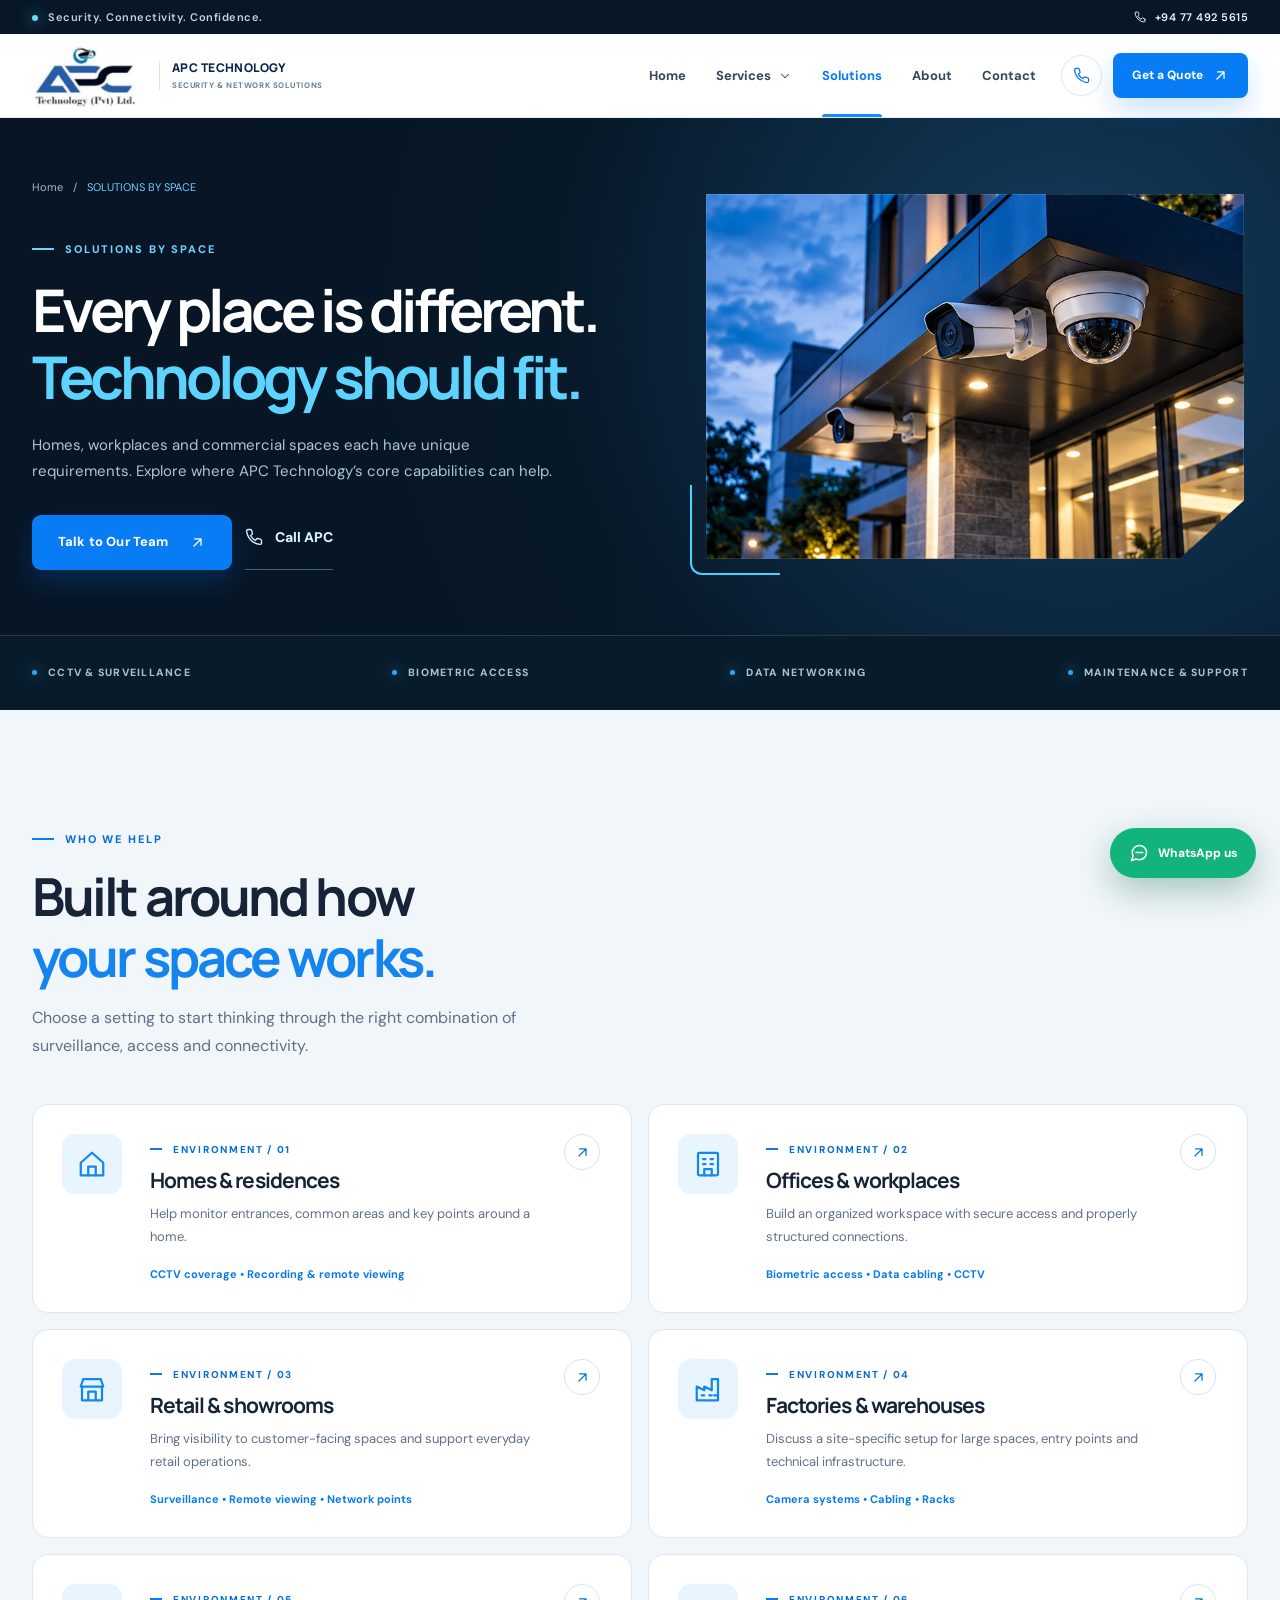
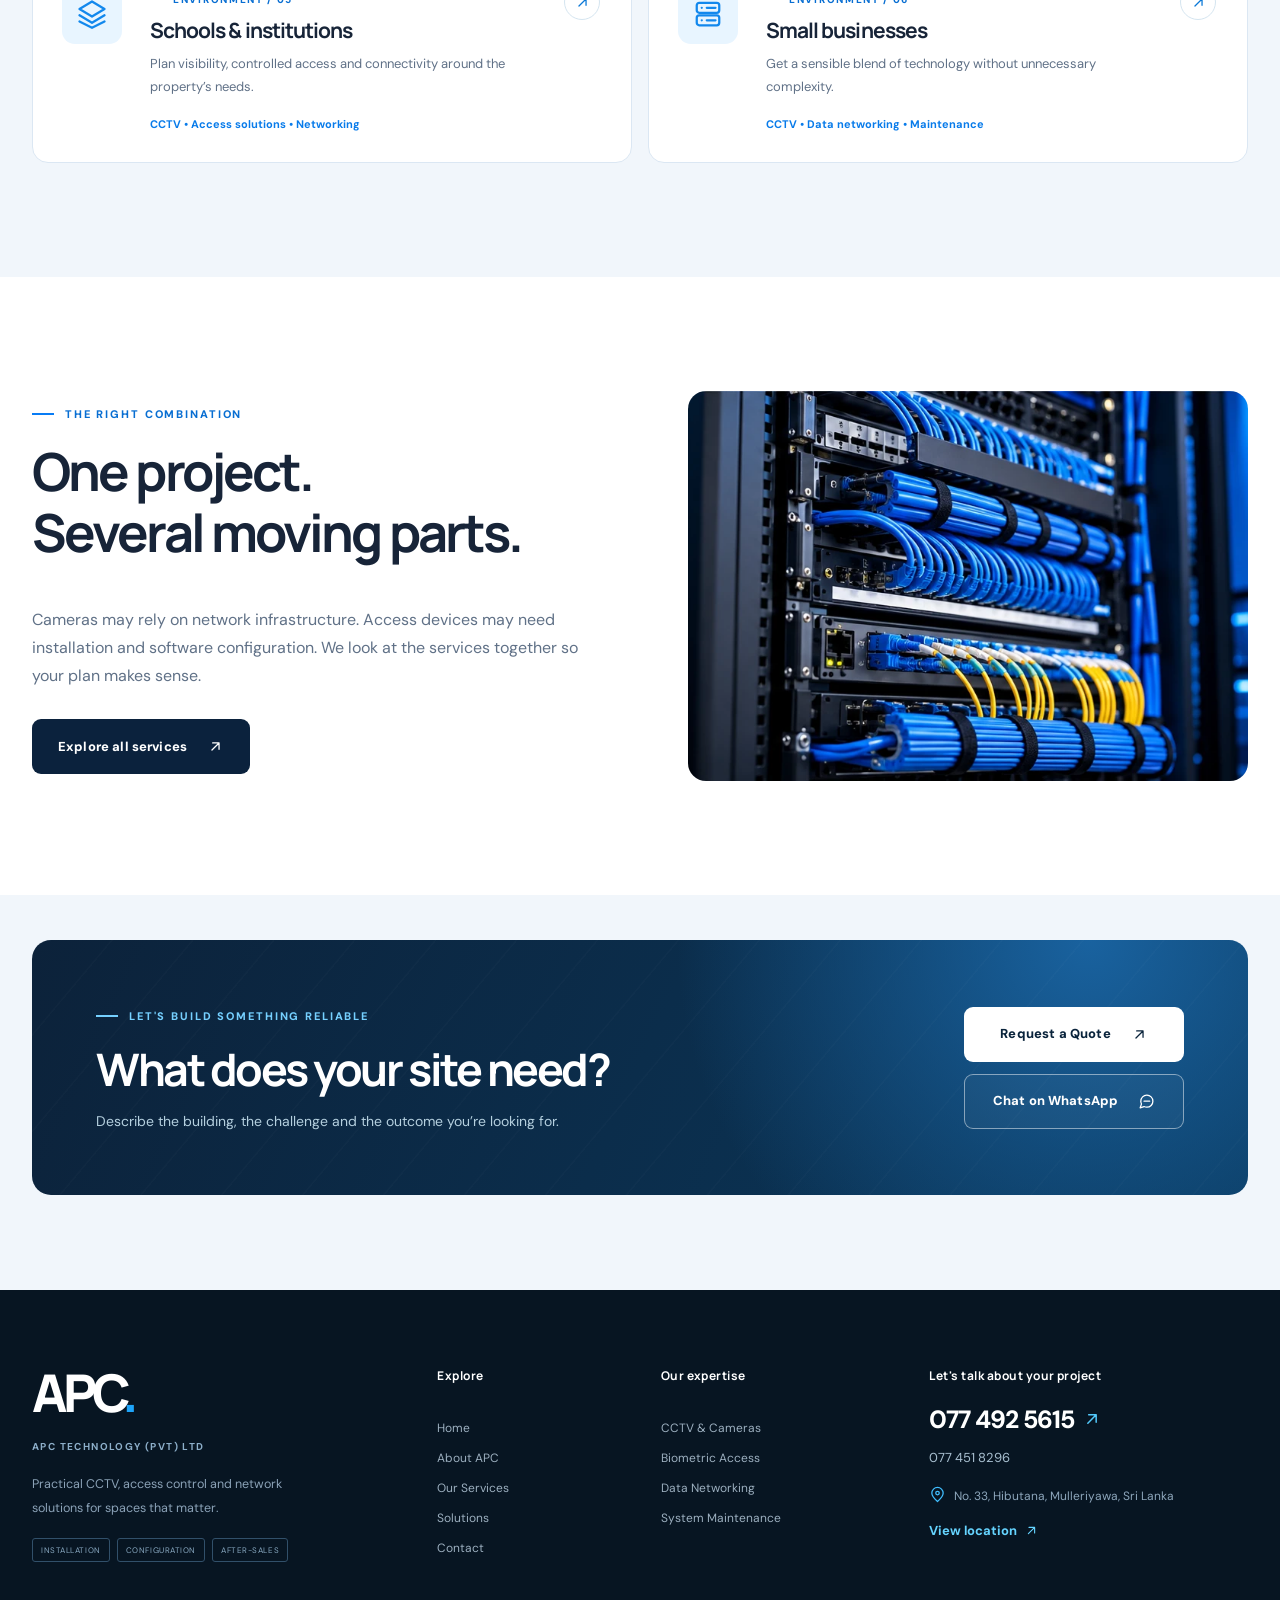
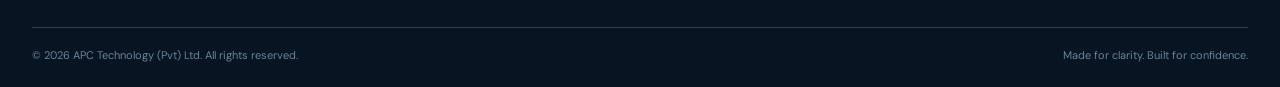
<file: solutions.html>
<!doctype html><html lang="en"><head><meta charset="UTF-8"><meta name="viewport" content="width=device-width, initial-scale=1"><meta name="theme-color" content="#09111d"><meta name="description" content="Explore security, biometric access and network solutions for homes, offices, retail, commercial and industrial spaces in Sri Lanka."><meta name="robots" content="index,follow"><meta property="og:type" content="website"><meta property="og:title" content="Solutions for Homes &amp; Businesses | APC Technology"><meta property="og:description" content="Explore security, biometric access and network solutions for homes, offices, retail, commercial and industrial spaces in Sri Lanka."><meta property="og:image" content="assets/images/security-exterior.webp"><title>Solutions for Homes &amp; Businesses | APC Technology</title><link rel="icon" type="image/svg+xml" href="assets/favicon.svg"><link rel="preconnect" href="https://fonts.googleapis.com"><link rel="preconnect" href="https://fonts.gstatic.com" crossorigin><link href="https://fonts.googleapis.com/css2?family=DM+Sans:wght@400;500;600;700;800&family=Manrope:wght@400;500;600;700;800&display=swap" rel="stylesheet"><link rel="stylesheet" href="assets/css/style.css"><script type="application/ld+json">{"@context":"https://schema.org","@type":"LocalBusiness","name":"APC Technology (Pvt) Ltd","description":"CCTV installation, biometric access control, network cabling and maintenance in Sri Lanka.","telephone":["+94774925615","+9474518296"],"address":{"@type":"PostalAddress","streetAddress":"No. 33, Hibutana","addressLocality":"Mulleriyawa","addressCountry":"LK"},"areaServed":"Sri Lanka"}</script></head><body data-page="solutions.html">
<svg class="svg-library" aria-hidden="true" xmlns="http://www.w3.org/2000/svg">
<symbol id="i-arrow" viewBox="0 0 24 24"><path d="M5 12h14m-6-6 6 6-6 6"/></symbol>
<symbol id="i-arrow-up" viewBox="0 0 24 24"><path d="M7 17 17 7M8 7h9v9"/></symbol>
<symbol id="i-chevron" viewBox="0 0 24 24"><path d="m6 9 6 6 6-6"/></symbol>
<symbol id="i-check" viewBox="0 0 24 24"><path d="m5 12 4 4L19 6"/></symbol>
<symbol id="i-shield" viewBox="0 0 24 24"><path d="M12 22s8-4 8-11V5l-8-3-8 3v6c0 7 8 11 8 11Z"/><path d="m9 12 2 2 4-4"/></symbol>
<symbol id="i-camera" viewBox="0 0 24 24"><rect x="3" y="5" width="18" height="13" rx="3"/><circle cx="12" cy="11.5" r="3"/><path d="M8 21h8m-4-3v3"/></symbol>
<symbol id="i-fingerprint" viewBox="0 0 24 24"><path d="M4 10c0-4.4 3.4-7.5 8-7.5s8 3.1 8 7.5m-13 0c0-3 2.3-5 5-5s5 2 5 5v5m-5-7a2.5 2.5 0 0 0-2.5 2.5v6m-5-3v-3m15 1v4m-11 1c0 2-.2 3.8-1.2 5.5m5.2-11v6c0 1.7-.4 3.5-1.2 5m4.2-4c-.2 1.6-.6 3-1.2 4.2"/></symbol>
<symbol id="i-network" viewBox="0 0 24 24"><rect x="9" y="2" width="6" height="5" rx="1"/><rect x="2" y="17" width="6" height="5" rx="1"/><rect x="16" y="17" width="6" height="5" rx="1"/><path d="M12 7v5m0 0H5v5m7-5h7v5"/></symbol>
<symbol id="i-tools" viewBox="0 0 24 24"><path d="M14.5 6.5a5 5 0 0 0-6.7 6.7L2.5 18.5a2.1 2.1 0 0 0 3 3l5.3-5.3a5 5 0 0 0 6.7-6.7l-3 3-3-3 3-3Z"/></symbol>
<symbol id="i-phone" viewBox="0 0 24 24"><path d="M22 16.9v3a2 2 0 0 1-2.2 2 19.7 19.7 0 0 1-8.6-3.1 19.4 19.4 0 0 1-6-6 19.7 19.7 0 0 1-3.1-8.7A2 2 0 0 1 4.1 2h3a2 2 0 0 1 2 1.7c.1 1 .4 2 .7 2.9a2 2 0 0 1-.5 2.1L7.4 10a16 16 0 0 0 6.6 6.6l1.3-1.9a2 2 0 0 1 2.1-.5c.9.3 1.9.6 2.9.7a2 2 0 0 1 1.7 2Z"/></symbol>
<symbol id="i-message" viewBox="0 0 24 24"><path d="M21 11.5a8.4 8.4 0 0 1-8.5 8.5 8 8 0 0 1-4-.9L3 21l1.9-5.5a8 8 0 0 1-.9-4A8.4 8.4 0 0 1 12.5 3 8.4 8.4 0 0 1 21 11.5Z"/><path d="M8.5 11.5h8"/></symbol>
<symbol id="i-pin" viewBox="0 0 24 24"><path d="M20 10c0 5-8 12-8 12S4 15 4 10a8 8 0 1 1 16 0Z"/><circle cx="12" cy="10" r="2.5"/></symbol>
<symbol id="i-clock" viewBox="0 0 24 24"><circle cx="12" cy="12" r="9"/><path d="M12 7v5l3 2"/></symbol>
<symbol id="i-house" viewBox="0 0 24 24"><path d="m3 11 9-8 9 8v10H3V11Z"/><path d="M9 21v-7h6v7"/></symbol>
<symbol id="i-building" viewBox="0 0 24 24"><rect x="4" y="3" width="16" height="18" rx="1"/><path d="M9 21v-5h6v5M8 8h2m4 0h2m-8 4h2m4 0h2"/></symbol>
<symbol id="i-shop" viewBox="0 0 24 24"><path d="M3 10h18l-2-6H5l-2 6ZM4 10v11h16V10M9 21v-7h6v7"/></symbol>
<symbol id="i-factory" viewBox="0 0 24 24"><path d="M3 21V10l6 3v-3l6 3V4h5v17H3Z"/><path d="M7 17h2m4 0h2m2 0h2"/></symbol>
<symbol id="i-server" viewBox="0 0 24 24"><rect x="3" y="3" width="18" height="8" rx="2"/><rect x="3" y="13" width="18" height="8" rx="2"/><path d="M7 7h.01M7 17h.01M11 7h7M11 17h7"/></symbol>
<symbol id="i-signal" viewBox="0 0 24 24"><path d="M2 9a15 15 0 0 1 20 0M5 12a10 10 0 0 1 14 0m-11 3a5 5 0 0 1 8 0m-4 4h.01"/></symbol>
<symbol id="i-link" viewBox="0 0 24 24"><path d="M10 13a5 5 0 0 0 7.5.5l3-3a5 5 0 0 0-7-7l-2 2M14 11a5 5 0 0 0-7.5-.5l-3 3a5 5 0 0 0 7 7l2-2"/></symbol>
<symbol id="i-target" viewBox="0 0 24 24"><circle cx="12" cy="12" r="9"/><circle cx="12" cy="12" r="5"/><circle cx="12" cy="12" r="1"/></symbol>
<symbol id="i-layers" viewBox="0 0 24 24"><path d="m12 2 10 6-10 6L2 8l10-6Zm-10 11 10 6 10-6M2 18l10 5 10-5"/></symbol>
<symbol id="i-circle" viewBox="0 0 24 24"><circle cx="12" cy="12" r="9"/><path d="M12 8v4m0 4h.01"/></symbol>
<symbol id="i-clipboard" viewBox="0 0 24 24"><rect x="5" y="5" width="14" height="17" rx="2"/><path d="M9 4h6v4H9zM9 13h6m-6 4h6"/></symbol>
<symbol id="i-menu" viewBox="0 0 24 24"><path d="M4 6h16M4 12h16M4 18h16"/></symbol>
<symbol id="i-close" viewBox="0 0 24 24"><path d="M5 5 19 19M19 5 5 19"/></symbol>
<symbol id="i-plus" viewBox="0 0 24 24"><path d="M12 5v14M5 12h14"/></symbol>
</svg><a href="#main-content" class="skip-link">Skip to content</a><div class="topstrip"><div class="container topstrip-inner"><span><span class="tiny-spark"></span> Security. Connectivity. Confidence.</span><a href="tel:+94774925615"><svg class="ico " aria-hidden="true"><use href="#i-phone"></use></svg> &nbsp;+94 77 492 5615</a></div></div>
<header class="site-header" id="site-header"><div class="container nav-shell">
<a href="index.html" class="brand" aria-label="APC Technology home"><img src="assets/images/apc-original-logo.webp" alt="APC Technology (Pvt) Ltd original logo" width="130" height="75"><span class="brand-side"><b>APC TECHNOLOGY</b><small>SECURITY & NETWORK SOLUTIONS</small></span></a>
<nav class="desktop-nav" aria-label="Main navigation"><a class="nav-link " href="index.html">Home</a>
<div class="dropdown"><a class="nav-link " href="services.html">Services <svg class="ico " aria-hidden="true"><use href="#i-chevron"></use></svg></a>
<div class="dropdown-menu"><a href="services.html"><span>All Services</span><svg class="ico " aria-hidden="true"><use href="#i-arrow-up"></use></svg></a><a href="cctv.html">CCTV & Surveillance</a><a href="access-control.html">Biometric & Access Control</a><a href="networking.html">Data Networking</a><a href="maintenance.html">Maintenance & Support</a></div></div>
<a class="nav-link active" href="solutions.html">Solutions</a><a class="nav-link " href="about.html">About</a><a class="nav-link " href="contact.html">Contact</a></nav>
<div class="header-actions"><a class="header-call" href="tel:+94774925615" aria-label="Call APC Technology"><svg class="ico " aria-hidden="true"><use href="#i-phone"></use></svg></a><a class="btn btn-small btn-primary" href="contact.html">Get a Quote <svg class="ico " aria-hidden="true"><use href="#i-arrow-up"></use></svg></a><button class="menu-toggle" id="menu-toggle" type="button" aria-expanded="false" aria-controls="mobile-menu" aria-label="Open menu"><svg class="ico " aria-hidden="true"><use href="#i-menu"></use></svg></button></div>
</div><nav class="mobile-menu" id="mobile-menu" aria-label="Mobile navigation" hidden><a href="index.html">Home</a><a href="services.html">All Services</a><a href="cctv.html">CCTV & Surveillance</a><a href="access-control.html">Access Control</a><a href="networking.html">Data Networking</a><a href="maintenance.html">Maintenance</a><a href="solutions.html">Solutions by Industry</a><a href="about.html">About Us</a><a href="contact.html">Contact & Quote</a></nav></header><main id="main-content"><section class="inner-hero"><div class="inner-glow"></div><div class="container inner-hero-grid"><div class="inner-copy reveal"><div class="crumbs"><a href="index.html">Home</a><span>/</span><span>SOLUTIONS BY SPACE</span></div><span class="eyebrow eyebrow-light">SOLUTIONS BY SPACE</span><h1>Every place is different.<br><span>Technology should fit.</span></h1><p>Homes, workplaces and commercial spaces each have unique requirements. Explore where APC Technology’s core capabilities can help.</p><div class="hero-actions"><a href="contact.html" class="btn btn-primary">Talk to Our Team <svg class="ico " aria-hidden="true"><use href="#i-arrow-up"></use></svg></a><a class="text-link light-link" href="tel:+94774925615"><svg class="ico " aria-hidden="true"><use href="#i-phone"></use></svg> Call APC</a></div></div><div class="inner-photo reveal" data-delay="100"><img src="assets/images/security-exterior.webp" alt="SOLUTIONS BY SPACE technology installation photography" class="" loading="eager"><div class="photo-outline"></div></div></div></section><div class="capability-strip"><div class="container capability-row"><span><i></i>CCTV & SURVEILLANCE</span><span><i></i>BIOMETRIC ACCESS</span><span><i></i>DATA NETWORKING</span><span><i></i>MAINTENANCE & SUPPORT</span></div></div><section class="section section-light"><div class="container"><div class="section-head reveal"><div><span class="eyebrow">WHO WE HELP</span><h2>Built around how<br><span class="blue-type">your space works.</span></h2><p>Choose a setting to start thinking through the right combination of surveillance, access and connectivity.</p></div></div><div class="solutions-list"><article class="solution-row reveal" id="homes"><div class="solution-icon"><svg class="ico " aria-hidden="true"><use href="#i-house"></use></svg></div><div><span class="eyebrow">ENVIRONMENT / 01</span><h3>Homes & residences</h3><p>Help monitor entrances, common areas and key points around a home.</p><small>CCTV coverage • Recording & remote viewing</small></div><a href="contact.html?service=consultation" aria-label="Ask about Homes &amp; residences"><svg class="ico " aria-hidden="true"><use href="#i-arrow-up"></use></svg></a></article><article class="solution-row reveal" id="offices"><div class="solution-icon"><svg class="ico " aria-hidden="true"><use href="#i-building"></use></svg></div><div><span class="eyebrow">ENVIRONMENT / 02</span><h3>Offices & workplaces</h3><p>Build an organized workspace with secure access and properly structured connections.</p><small>Biometric access • Data cabling • CCTV</small></div><a href="contact.html?service=consultation" aria-label="Ask about Offices &amp; workplaces"><svg class="ico " aria-hidden="true"><use href="#i-arrow-up"></use></svg></a></article><article class="solution-row reveal" id="retail"><div class="solution-icon"><svg class="ico " aria-hidden="true"><use href="#i-shop"></use></svg></div><div><span class="eyebrow">ENVIRONMENT / 03</span><h3>Retail & showrooms</h3><p>Bring visibility to customer-facing spaces and support everyday retail operations.</p><small>Surveillance • Remote viewing • Network points</small></div><a href="contact.html?service=consultation" aria-label="Ask about Retail &amp; showrooms"><svg class="ico " aria-hidden="true"><use href="#i-arrow-up"></use></svg></a></article><article class="solution-row reveal" id="industrial"><div class="solution-icon"><svg class="ico " aria-hidden="true"><use href="#i-factory"></use></svg></div><div><span class="eyebrow">ENVIRONMENT / 04</span><h3>Factories & warehouses</h3><p>Discuss a site-specific setup for large spaces, entry points and technical infrastructure.</p><small>Camera systems • Cabling • Racks</small></div><a href="contact.html?service=consultation" aria-label="Ask about Factories &amp; warehouses"><svg class="ico " aria-hidden="true"><use href="#i-arrow-up"></use></svg></a></article><article class="solution-row reveal" id="institutions"><div class="solution-icon"><svg class="ico " aria-hidden="true"><use href="#i-layers"></use></svg></div><div><span class="eyebrow">ENVIRONMENT / 05</span><h3>Schools & institutions</h3><p>Plan visibility, controlled access and connectivity around the property’s needs.</p><small>CCTV • Access solutions • Networking</small></div><a href="contact.html?service=consultation" aria-label="Ask about Schools &amp; institutions"><svg class="ico " aria-hidden="true"><use href="#i-arrow-up"></use></svg></a></article><article class="solution-row reveal" id="small-business"><div class="solution-icon"><svg class="ico " aria-hidden="true"><use href="#i-server"></use></svg></div><div><span class="eyebrow">ENVIRONMENT / 06</span><h3>Small businesses</h3><p>Get a sensible blend of technology without unnecessary complexity.</p><small>CCTV • Data networking • Maintenance</small></div><a href="contact.html?service=consultation" aria-label="Ask about Small businesses"><svg class="ico " aria-hidden="true"><use href="#i-arrow-up"></use></svg></a></article></div></div></section><section class="section section-white"><div class="container solution-note-grid"><div class="reveal"><span class="eyebrow">THE RIGHT COMBINATION</span><h2>One project.<br>Several moving parts.</h2><p>Cameras may rely on network infrastructure. Access devices may need installation and software configuration. We look at the services together so your plan makes sense.</p><a href="services.html" class="btn btn-dark">Explore all services <svg class="ico " aria-hidden="true"><use href="#i-arrow-up"></use></svg></a></div><div class="solution-note-image reveal"><img src="assets/images/network-rack.webp" alt="Network equipment and organised cabling" class="" loading="lazy"></div></div></section><section class="cta-zone"><div class="container"><div class="cta-panel reveal"><div class="cta-noise"></div><div><span class="eyebrow eyebrow-light">LET'S BUILD SOMETHING RELIABLE</span><h2>What does your site need?</h2><p>Describe the building, the challenge and the outcome you’re looking for.</p></div><div class="cta-buttons"><a href="contact.html" class="btn btn-white">Request a Quote <svg class="ico " aria-hidden="true"><use href="#i-arrow-up"></use></svg></a><a href="https://wa.me/94774925615?text=Hello%20APC%20Technology%2C%20I%20need%20a%20quotation." class="btn btn-outline-light">Chat on WhatsApp <svg class="ico " aria-hidden="true"><use href="#i-message"></use></svg></a></div></div></div></section>
</main><footer class="footer"><div class="container footer-top"><div class="footer-brand"><a href="index.html" class="footer-wordmark">APC<span>.</span></a><strong>APC TECHNOLOGY (PVT) LTD</strong><p>Practical CCTV, access control and network solutions for spaces that matter.</p><div class="footer-pills"><span>INSTALLATION</span><span>CONFIGURATION</span><span>AFTER-SALES</span></div></div><div class="footer-links"><h4>Explore</h4><a href="index.html">Home</a><a href="about.html">About APC</a><a href="services.html">Our Services</a><a href="solutions.html">Solutions</a><a href="contact.html">Contact</a></div><div class="footer-links"><h4>Our expertise</h4><a href="cctv.html">CCTV & Cameras</a><a href="access-control.html">Biometric Access</a><a href="networking.html">Data Networking</a><a href="maintenance.html">System Maintenance</a></div><div class="footer-contact"><h4>Let's talk about your project</h4><a class="footer-big-phone" href="tel:+94774925615">077 492 5615 <svg class="ico " aria-hidden="true"><use href="#i-arrow-up"></use></svg></a><a href="tel:+9474518296">077 451 8296</a><p><svg class="ico " aria-hidden="true"><use href="#i-pin"></use></svg> No. 33, Hibutana, Mulleriyawa, Sri Lanka</p><a href="https://www.google.com/maps/search/?api=1&query=No.+33+Hibutana+Mulleriyawa+Sri+Lanka" target="_blank" rel="noopener noreferrer" class="footer-map">View location <svg class="ico " aria-hidden="true"><use href="#i-arrow-up"></use></svg></a></div></div><div class="container footer-bottom"><span>© <span id="year">2026</span> APC Technology (Pvt) Ltd. All rights reserved.</span><span>Made for clarity. Built for confidence.</span></div></footer><a class="floating-whatsapp" href="https://wa.me/94774925615?text=Hello%20APC%20Technology%2C%20I%20would%20like%20to%20discuss%20your%20services." aria-label="Chat with APC Technology on WhatsApp" target="_blank" rel="noopener noreferrer"><svg class="ico " aria-hidden="true"><use href="#i-message"></use></svg><span>WhatsApp us</span></a><button id="back-to-top" class="back-top" aria-label="Back to top">↑</button><script src="assets/js/main.js" defer></script></body></html>
</file>
<file: assets/css/style.css>
:root{--ink:#071321;--navy:#081525;--navy2:#0b1d31;--blue:#087cf5;--blue2:#248ffb;--cyan:#55d5fa;--paper:#f1f6fb;--white:#fff;--text:#172438;--muted:#607187;--line:#dce6ef;--shadow:0 25px 70px rgba(16,36,59,.09);--radius:22px;--ease:cubic-bezier(.22,1,.36,1)}
*{box-sizing:border-box}html{scroll-behavior:smooth;scroll-padding-top:95px}body{margin:0;background:var(--white);font-family:'DM Sans',Arial,sans-serif;color:var(--text);-webkit-font-smoothing:antialiased}a{text-decoration:none;color:inherit}button,input,select,textarea{font:inherit}button{cursor:pointer}img{display:block;max-width:100%}h1,h2,h3,h4,p{margin-top:0}h1,h2,h3,h4{font-family:Manrope,'DM Sans',Arial,sans-serif;letter-spacing:-.045em}p{line-height:1.75}::selection{background:#a5e3ff;color:#051424}.container{width:min(1230px,calc(100% - 64px));margin-inline:auto}.svg-library{position:absolute;width:0;height:0;overflow:hidden}.ico{display:inline-block;width:20px;height:20px;fill:none;stroke:currentColor;stroke-linecap:round;stroke-linejoin:round;stroke-width:1.8;flex-shrink:0}.skip-link{position:fixed;top:-100px;left:15px;padding:10px;background:white;z-index:10000}.skip-link:focus{top:10px}
/* shared */
.eyebrow{display:inline-flex;align-items:center;gap:11px;color:#086ed2;font-size:11px;font-weight:800;letter-spacing:.17em;text-transform:uppercase;margin-bottom:20px}.eyebrow:before{content:'';width:22px;height:2px;background:var(--blue)}.eyebrow-light{color:#75d0ff}.eyebrow-light:before{background:#75d0ff}.blue-type{color:#1684ee}h2{font-size:clamp(35px,4.1vw,58px);line-height:1.16;letter-spacing:-.055em}h2 em{font-style:normal;color:#178af3}.section{padding:114px 0}.section-light{background:var(--paper)}.section-white{background:#fff}.section-head{display:flex;justify-content:space-between;align-items:flex-end;gap:36px;margin-bottom:44px}.section-head h2{margin:0 0 17px}.section-head p{max-width:550px;color:var(--muted);font-size:16px;margin:0}.text-link{display:inline-flex;align-items:center;gap:12px;font-size:14px;font-weight:800;color:#0969cb;white-space:nowrap;padding-bottom:9px;border-bottom:1px solid rgba(12,113,218,.35);transition:gap .3s,opacity .3s}.text-link:hover{gap:19px}.text-link .ico{width:18px;height:18px}.light-link{color:#e0f4ff;border-color:#456178}
.btn{position:relative;display:inline-flex;align-items:center;justify-content:center;gap:20px;padding:17px 25px;min-height:55px;border-radius:9px;border:1px solid transparent;font-weight:800;font-size:13px;letter-spacing:.012em;line-height:1.2;transition:transform .3s var(--ease),background .3s,box-shadow .3s,color .3s,border-color .3s;overflow:hidden}.btn .ico{width:17px;height:17px;transition:transform .3s}.btn:hover{transform:translateY(-3px)}.btn:hover .ico{transform:translate(3px,-3px)}.btn-primary{background:var(--blue);color:#fff;box-shadow:0 12px 29px #007dfe36}.btn-primary:hover{background:#0067d2;box-shadow:0 18px 32px #007dfe50}.btn-outline-light{color:#fff;border-color:rgba(255,255,255,.48);background:rgba(255,255,255,.035)}.btn-outline-light:hover{background:#ffffff16;border-color:#fff}.btn-white{background:#fff;color:#09233b}.btn-white:hover{background:#e8f8ff}.btn-dark{background:#0b223d;color:#fff}.btn-dark:hover{background:#0c4275}.btn-small{padding:13px 18px;min-height:44px;font-size:12px;border-radius:8px;gap:9px}.btn-full{width:100%;border:0}
/* top bar and navigation */
.topstrip{background:#071727;color:#c4d3e3;font-size:11px;font-weight:600;letter-spacing:.045em}.topstrip-inner{height:34px;display:flex;align-items:center;justify-content:space-between}.topstrip a{display:flex;align-items:center;color:#eff8ff;gap:5px}.topstrip a .ico{width:12px;height:12px}.tiny-spark{display:inline-block;width:6px;height:6px;background:#65dafa;border-radius:50%;margin-right:7px;box-shadow:0 0 15px #51d5ef}.site-header{height:84px;position:sticky;top:0;z-index:50;background:#fff;border-bottom:1px solid #e8eef5;transition:box-shadow .25s}.site-header.scrolled{box-shadow:0 13px 35px #0a253014}.nav-shell{height:100%;display:flex;align-items:center;justify-content:space-between;gap:25px}.brand{display:flex;align-items:center;gap:12px;min-width:252px}.brand img{height:65px;width:auto;object-fit:contain}.brand-side{display:flex;flex-direction:column;gap:5px;border-left:1px solid #dce4eb;padding-left:12px}.brand-side b{font:800 12px/1.15 Manrope,Arial,sans-serif;letter-spacing:.035em;color:#0a2647}.brand-side small{font-size:8px;font-weight:700;color:#6a8198;letter-spacing:.07em;white-space:nowrap}.desktop-nav{display:flex;align-items:center;gap:30px;height:100%;margin-left:auto}.nav-link{display:inline-flex;align-items:center;gap:3px;height:100%;font-size:13px;font-weight:700;color:#35485b;position:relative;transition:color .2s;white-space:nowrap}.nav-link.active,.nav-link:hover{color:#087af2}.nav-link.active:after,.nav-link:hover:after{content:'';position:absolute;bottom:0;height:3px;left:0;right:0;background:#168aff;border-radius:3px 3px 0 0}.nav-link .ico{width:14px;height:14px;margin-left:4px}.dropdown{height:100%;position:relative}.dropdown-menu{pointer-events:none;position:absolute;top:calc(100% - 1px);left:-24px;min-width:255px;background:#fff;border:1px solid #e5eef6;box-shadow:0 22px 50px #051a2d26;border-radius:0 0 13px 13px;padding:12px;opacity:0;visibility:hidden;transform:translateY(10px);transition:all .25s}.dropdown:hover .dropdown-menu,.dropdown:focus-within .dropdown-menu{opacity:1;visibility:visible;pointer-events:auto;transform:translateY(0)}.dropdown-menu a{display:flex;justify-content:space-between;align-items:center;padding:12px 12px;border-radius:8px;font-size:12px;font-weight:700;color:#30445b}.dropdown-menu a:hover,.dropdown-menu a:focus-visible{background:#eef6ff;color:#087af2}.dropdown-menu .ico{width:15px;height:15px}.header-actions{display:flex;align-items:center;gap:11px}.header-call{width:41px;height:41px;border-radius:50%;border:1px solid #d9e8f3;display:grid;place-items:center;color:#087af2;transition:all .25s}.header-call:hover{background:#e9f5ff}.header-call .ico{width:17px;height:17px}.menu-toggle{display:none;width:45px;height:45px;align-items:center;justify-content:center;border:1px solid #deecf8;background:#fff;border-radius:9px;color:#0a2a50}.mobile-menu{display:none}
/* homepage hero */
.hero{position:relative;overflow:hidden;min-height:715px;background:radial-gradient(ellipse at 80% 50%,#0f385a 0%,#0c2136 40%,#071525 79%);color:#fff}.hero-gridline{position:absolute;inset:0;opacity:.21;pointer-events:none;background-image:linear-gradient(#588dbd20 1px,transparent 1px),linear-gradient(90deg,#588dbd20 1px,transparent 1px);background-size:64px 64px;mask-image:linear-gradient(90deg,transparent 0%,black 57%)}.hero-aura{position:absolute;width:800px;height:800px;right:-240px;top:-50px;background:radial-gradient(circle,#187cc634,transparent 66%);pointer-events:none}.hero-inner{display:grid;grid-template-columns:1.04fr .96fr;min-height:695px;align-items:center;position:relative;gap:15px}.hero-copy{padding:78px 0 100px;z-index:3}.hero-tag{display:inline-flex;align-items:center;gap:12px;border:1px solid #3d667c;background:#122d42a1;color:#a5dffc;border-radius:999px;font-size:10px;font-weight:800;letter-spacing:.15em;padding:11px 17px;margin-bottom:32px}.tag-dot{width:7px;height:7px;border-radius:50%;background:#4de5da;box-shadow:0 0 10px #4de5da}.hero h1{font-size:clamp(55px,5.55vw,79px);letter-spacing:-.075em;line-height:1.095;font-weight:800;margin:0 0 27px}.hero h1 em{font-style:normal;background:linear-gradient(90deg,#62e4ff,#188aff);background-clip:text;color:transparent}.hero-desc{font-size:16px;color:#bbccdc;line-height:1.85;max-width:520px;margin:0 0 35px}.hero-actions{display:flex;flex-wrap:wrap;gap:13px}.hero-features{display:flex;flex-wrap:wrap;gap:22px;margin-top:57px;color:#bbd7e9}.hero-features>div{display:flex;gap:7px;align-items:center;font-size:10.5px;font-weight:600;white-space:nowrap}.hero-features .ico{width:16px;height:16px;color:#53c9fd}.hero-visual{height:625px;position:relative;display:grid;place-items:center;transform:translateX(29px)}.hero-image-frame{position:absolute;inset:78px 14px 80px 70px;z-index:2;clip-path:polygon(9% 0,100% 0,100% 88%,90% 100%,0 100%,0 10%);border-radius:16px;overflow:hidden;background:#173a5f;box-shadow:0 0 80px #4dcdff11}.hero-image-frame:after{content:'';position:absolute;inset:0;background:linear-gradient(160deg,#0f39653b,transparent 35%,#0415257a 95%)}.hero-image-frame img{width:100%;height:100%;object-fit:cover;animation:heroZoom 16s ease-in-out infinite alternate}.image-scan{position:absolute;top:-50%;left:0;width:100%;height:38%;background:linear-gradient(transparent,#1dceff18 85%,#59d5ff62);z-index:2;animation:scan 9s linear infinite}.orbit{position:absolute;border:1px solid #3a98ca3b;border-radius:50%;pointer-events:none}.orbit-one{width:600px;height:600px;right:-170px;top:12px}.orbit-two{width:510px;height:510px;right:-125px;top:55px;border-style:dashed;animation:spin 55s linear infinite}.orbit:before{content:'';position:absolute;top:19%;left:10%;height:9px;width:9px;border-radius:50%;background:#6addff;box-shadow:0 0 25px #43dafa}.hero-floating{position:absolute;z-index:5;display:flex;align-items:center;gap:12px;padding:15px 19px;background:#f8fbfff0;border:1px solid #fff;border-radius:11px;color:#0a2540;box-shadow:0 20px 55px #0005;backdrop-filter:blur(12px);animation:float 5.5s ease-in-out infinite}.hero-floating .ico{height:39px;width:39px;padding:9px;border-radius:10px;background:#e0f2ff;color:#0784ef}.hero-floating span{display:grid;gap:4px}.hero-floating small{font-size:9px;letter-spacing:.12em;color:#5283a0;font-weight:800}.hero-floating b{font-size:12px;letter-spacing:-.02em}.hero-float-top{top:100px;right:-10px}.hero-float-bottom{bottom:110px;left:5px;animation-delay:-2.2s}.hero-visual-caption{position:absolute;bottom:44px;left:72px;right:18px;display:flex;justify-content:space-between;letter-spacing:.2em;font-size:9px;font-weight:800;color:#80b9d7}.scroll-indicator{position:absolute;bottom:23px;left:max(32px,calc((100vw - 1230px)/2));display:flex;align-items:center;gap:12px;color:#8daabf;font-size:9px;font-weight:700;letter-spacing:.14em}.scroll-indicator span{width:24px;height:36px;border:1px solid #65889c;border-radius:15px;position:relative}.scroll-indicator span:after{content:'';position:absolute;width:3px;height:7px;background:#5fc5f5;left:9px;top:7px;border-radius:3px;animation:scrollDot 2s infinite}
.capability-strip{background:#081b2b;color:#a5c1d2;border-top:1px solid #ffffff20}.capability-row{display:flex;justify-content:space-between;align-items:center;gap:30px;min-height:74px}.capability-row span{font-size:10.5px;font-weight:800;letter-spacing:.12em;display:flex;align-items:center;gap:11px;white-space:nowrap}.capability-row i{width:5px;height:5px;background:#28a8fa;border-radius:50%;box-shadow:0 0 14px #21b2fd}
/* service cards */
.service-grid{display:grid;grid-template-columns:repeat(4,minmax(0,1fr));gap:18px}.service-card{background:white;overflow:hidden;border:1px solid #e5edf5;border-radius:16px;transition:transform .5s var(--ease),box-shadow .4s,border-color .4s;box-shadow:0 10px 30px #142b4109}.service-card:hover{transform:translateY(-10px);box-shadow:0 28px 65px #0b2f5519;border-color:#b7d6f2}.service-img{height:201px;overflow:hidden;position:relative;background:#122c48}.service-img img{height:100%;width:100%;object-fit:cover;transition:transform .8s var(--ease)}.service-card:hover .service-img img{transform:scale(1.09)}.service-img:after{content:'';inset:40% 0 0;position:absolute;background:linear-gradient(transparent,#041424a8)}.card-number{position:absolute;bottom:14px;left:19px;color:#fff;z-index:2;font-weight:800;letter-spacing:.12em;font-size:9px}.service-body{padding:22px 22px 27px}.service-heading{display:flex;justify-content:space-between;align-items:center;margin-bottom:18px}.service-icon{display:grid;place-items:center;width:44px;height:44px;border-radius:11px;background:#eaf5ff;color:#087fed}.service-icon .ico{height:23px;width:23px}.circle-arrow{height:36px;width:36px;display:grid;place-items:center;border-radius:50%;border:1px solid #d8e7f3;color:#2466a3}.circle-arrow .ico{height:17px;width:17px}.service-card:hover .circle-arrow{background:#087fed;border-color:#087fed;color:#fff}.service-card h3{font-size:20px;margin:0 0 11px;line-height:1.35;color:#10263b}.service-card p{font-size:12.5px;line-height:1.8;color:var(--muted);min-height:95px;margin:0 0 22px}.card-link{display:inline-flex;gap:8px;align-items:center;color:#0872d8;font-size:12px;font-weight:800}.card-link .ico{width:16px;height:16px;transition:transform .3s}.service-card:hover .card-link .ico{transform:translateX(5px)}
/* feature and advantage */
.advantage-section{background:#f9fcff}.advantage-grid{display:grid;grid-template-columns:1.02fr .98fr;gap:90px;align-items:center}.advantage-photo{height:590px;position:relative;overflow:hidden;border-radius:9px 70px 9px 9px}.advantage-photo>img{width:100%;height:100%;object-fit:cover}.advantage-photo:after{content:'';position:absolute;inset:40% 0 0;background:linear-gradient(transparent,#04111b55)}.photo-corner{position:absolute;bottom:32px;left:28px;z-index:2;color:#fff;display:flex;align-items:center;gap:20px}.photo-corner b{font-size:49px;font-weight:800;letter-spacing:-.08em}.photo-corner span{font-size:10px;line-height:1.6;letter-spacing:.12em}.advantage-content h2{margin:0 0 20px}.advantage-content>p{font-size:15px;color:var(--muted);line-height:1.9;margin-bottom:27px}.feature-lines{margin:24px 0 32px}.feature-lines>div{display:flex;align-items:flex-start;gap:17px;padding:17px 0;border-bottom:1px solid #e4ebf2}.feature-lines .ico{width:23px;height:23px;color:#087fed;margin-top:2px}.feature-lines span{display:grid;gap:5px}.feature-lines b{font-size:14px}.feature-lines small{font-size:12px;color:#667789;line-height:1.65}
/* process */
.process-grid{display:grid;grid-template-columns:repeat(4,1fr);gap:22px;margin-top:62px}.process-item{position:relative;padding:30px 26px 26px;border:1px solid #e3eaf2;border-radius:16px;background:#fff;min-height:257px}.process-item>b{font-family:Manrope;font-size:12px;letter-spacing:.12em;color:#9bb0c3}.process-item>.ico{display:block;margin:23px 0 22px;width:34px;height:34px;color:#1688f2}.process-item h3{font-size:19px;margin-bottom:8px}.process-item p{font-size:12.5px;color:#66788b;margin:0}.process-line{position:absolute;top:36px;left:70px;right:-36px;height:1px;background:linear-gradient(90deg,#b9cbdc,transparent);z-index:2}
/* spotlight */
.dark-spotlight{background:#091726;color:white;overflow:hidden}.spotlight-grid{display:grid;grid-template-columns:1fr 1fr;align-items:center;gap:85px}.spotlight-left h2{margin:0 0 22px}.spotlight-left h2 span{color:#64d4ff}.spotlight-left p{color:#aabfd2;font-size:15px;max-width:450px;margin-bottom:27px}.spotlight-bullets{display:grid;grid-template-columns:repeat(2,1fr);gap:14px 10px;margin-bottom:35px}.spotlight-bullets span{display:flex;gap:9px;align-items:center;color:#d4e9f5;font-size:12px}.spotlight-bullets .ico{color:#59d7fa;width:17px;height:17px}.spotlight-visual{height:440px;position:relative}.spotlight-visual>img{width:100%;height:100%;object-fit:cover;clip-path:polygon(8% 0,100% 0,100% 91%,91% 100%,0 100%,0 8%)}.spotlight-card{position:absolute;bottom:18px;left:-35px;display:grid;gap:7px;padding:20px 24px;background:#fff;border-radius:9px;color:#12304a;box-shadow:0 24px 40px #0004}.spotlight-card small{font-size:10px;color:#7a91a4;letter-spacing:.1em;font-weight:800}.spotlight-card strong{font-size:16px}.small-online{height:9px;width:9px;border-radius:50%;background:#4ad6bf;position:absolute;top:20px;right:20px}
/* industries */
.industry-grid{display:grid;grid-template-columns:repeat(4,1fr);gap:16px}.industry-card{position:relative;display:block;border:1px solid #dce9f4;border-radius:14px;padding:27px 23px 28px;min-height:248px;background:#fff;transition:background .3s,color .3s,transform .3s}.industry-card:hover{background:#0b3155;color:white;transform:translateY(-7px)}.industry-card>.ico:first-child{height:39px;width:39px;color:#1686ea}.industry-card:hover>.ico:first-child{color:#71d9ff}.industry-card>span{position:absolute;right:24px;top:27px;font-size:11px;color:#9aafc1;font-weight:800}.industry-card h3{font-size:17px;margin:27px 0 9px}.industry-card p{font-size:12px;color:#698197;line-height:1.75;margin:0}.industry-card:hover p{color:#b1d0e1}.industry-card>.industrial-arrow{position:absolute;bottom:17px;right:17px;width:16px;height:16px;color:#1586eb}.industry-card:hover .industrial-arrow{color:#fff}
/* closing and CTA */
.closing-intro{background:#fff}.closing-grid{display:grid;grid-template-columns:.85fr 1.15fr;gap:90px;align-items:center}.closing-grid h2{margin-bottom:22px}.closing-grid p{color:var(--muted);margin-bottom:30px;max-width:430px}.closing-photo{height:380px;position:relative;overflow:hidden;border-radius:16px}.closing-photo img{height:100%;width:100%;object-fit:cover}.closing-photo:after{content:'';position:absolute;inset:50% 0 0;background:linear-gradient(transparent,#051525a0)}.closing-photo-text{position:absolute;z-index:2;bottom:25px;left:30px;font-size:11px;font-weight:800;letter-spacing:.14em;color:white}.closing-photo-text span{color:#53ddfd;margin:0 9px}.cta-zone{padding:45px 0 95px;background:var(--paper)}.cta-panel{position:relative;overflow:hidden;background:radial-gradient(circle at 87% 0%,#19629f 0,transparent 38%),linear-gradient(115deg,#0c223a,#0a385c);border-radius:19px;color:#fff;padding:61px 64px;display:flex;align-items:center;justify-content:space-between;gap:45px}.cta-noise{pointer-events:none;position:absolute;inset:0;background:repeating-linear-gradient(130deg,transparent 0,transparent 60px,#ffffff07 61px,#ffffff07 62px);opacity:.6}.cta-panel>div:not(.cta-noise){position:relative}.cta-panel h2{font-size:clamp(33px,3.5vw,49px);max-width:610px;margin:0 0 14px}.cta-panel p{color:#b5d0df;font-size:14px;margin:0;max-width:500px}.cta-buttons{display:flex;flex-direction:column;gap:12px;flex-shrink:0;min-width:220px}
/* inner hero */
.inner-hero{background:radial-gradient(circle at 82% 37%,#143a5a 0,#071828 45%,#071525 80%);position:relative;overflow:hidden;color:#fff}.inner-glow{pointer-events:none;position:absolute;right:0;top:0;width:60%;height:100%;background:linear-gradient(90deg,transparent,#1675b311);background-size:100%}.inner-hero-grid{min-height:478px;display:grid;grid-template-columns:1.05fr .95fr;gap:75px;align-items:center}.inner-copy{padding:62px 0 65px}.crumbs{display:flex;gap:10px;align-items:center;font-size:11px;color:#9dbcd1;margin-bottom:40px}.crumbs a:hover{color:white}.crumbs span:last-child{color:#71cfff}.inner-copy h1{font-size:clamp(44px,4.6vw,66px);line-height:1.14;margin:0 0 22px;letter-spacing:-.067em}.inner-copy h1 span{color:#5cd4ff}.inner-copy>p{font-size:15px;color:#b0c4d6;max-width:540px;margin:0 0 30px}.inner-photo{height:365px;border-radius:18px 18px 50px 18px;position:relative;margin-right:4px}.inner-photo img{width:100%;height:100%;object-fit:cover;clip-path:polygon(0 0,100% 0,100% 84%,88% 100%,0 100%)}.inner-photo:after{content:'';position:absolute;inset:0;border:1px solid #ffffff20;clip-path:polygon(0 0,100% 0,100% 84%,88% 100%,0 100%)}.photo-outline{position:absolute;left:-16px;bottom:-16px;width:90px;height:90px;border-bottom:2px solid #42d5ff;border-left:2px solid #42d5ff;border-radius:0 0 0 12px}
/* about */
.story-grid{display:grid;grid-template-columns:1fr .9fr;gap:100px;align-items:center}.story-copy h2{margin-bottom:25px}.story-copy p{color:var(--muted);font-size:15px;margin-bottom:18px}.story-copy .text-link{margin-top:15px}.story-image{position:relative;height:470px;border-radius:18px;overflow:hidden}.story-image img{width:100%;height:100%;object-fit:cover}.story-stamp{position:absolute;bottom:24px;left:25px;background:#fff;color:#0a2440;border-radius:8px;padding:16px 19px;font-size:24px;font-weight:800;letter-spacing:-.055em;display:flex;flex-direction:column;line-height:1}.story-stamp span{font-size:8px;letter-spacing:.17em;margin-top:6px}.values-grid{display:grid;grid-template-columns:repeat(3,1fr);gap:19px}.value-card{border:1px solid #e0eaf2;border-radius:17px;padding:35px 33px 40px;background:#fff;transition:border-color .3s,box-shadow .3s,transform .3s}.value-card:hover{transform:translateY(-6px);border-color:#abd8f5;box-shadow:0 15px 40px #122d4a12}.value-card>.ico{width:36px;height:36px;color:#0889f4;margin-bottom:40px}.value-card>b{display:block;color:#8aa2b7;font-size:10px;letter-spacing:.13em;margin-bottom:14px}.value-card h3{font-size:21px;margin:0 0 13px}.value-card p{font-size:13px;color:#708194;margin:0}
/* services */
.services-middle-grid{display:grid;grid-template-columns:1fr 1fr;gap:100px;align-items:center}.services-middle-grid h2{margin-bottom:22px}.services-middle-grid p{color:var(--muted);max-width:500px;margin-bottom:28px}.stacked-images{height:340px;position:relative}.stacked-images img{position:absolute;object-fit:cover;border:6px solid #fff;box-shadow:0 14px 40px #111b2d21;border-radius:13px}.stacked-images img:first-child{width:72%;height:88%;left:0;top:0}.stacked-images img:last-child{width:58%;height:60%;right:0;bottom:0}
/* details */
.service-detail-grid{display:grid;grid-template-columns:1.07fr .93fr;gap:95px;align-items:center}.detail-copy h2{margin-bottom:24px}.detail-copy>p{font-size:15px;color:var(--muted);margin-bottom:25px}.detail-checks{padding:0;margin:0 0 32px;list-style:none;display:grid;grid-template-columns:repeat(2,1fr);gap:13px 16px}.detail-checks li{display:flex;align-items:flex-start;gap:9px;font-size:12.5px;font-weight:600;line-height:1.6}.detail-checks .ico{color:#168bed;width:16px;height:16px;margin-top:2px}.detail-visual{height:540px;position:relative;border-radius:14px;overflow:hidden}.detail-visual>img{width:100%;height:100%;object-fit:cover}.detail-visual:after{content:'';position:absolute;inset:55% 0 0;background:linear-gradient(transparent,#021526bd)}.detail-image-label{position:absolute;z-index:2;bottom:31px;left:32px;display:flex;flex-direction:column;gap:7px;color:#fff}.detail-image-label span{font-size:10px;letter-spacing:.16em;font-weight:800;color:#8ce1ff}.detail-image-label b{font-size:25px;letter-spacing:-.045em}.faq-section{background:#eaf2f9}.faq-layout{display:grid;grid-template-columns:.8fr 1.2fr;gap:95px;align-items:start}.faq-layout h2{margin-bottom:18px}.faq-layout p{color:#6e8396;font-size:14px;max-width:360px}.faq-items{border-top:1px solid #cbdce8}.faq-item{border-bottom:1px solid #cbdce8}.faq-item summary{cursor:pointer;list-style:none;display:flex;justify-content:space-between;align-items:center;gap:20px;padding:23px 0;font-size:14px;font-weight:800;color:#17334c}.faq-item summary::-webkit-details-marker{display:none}.faq-item summary span{display:grid;place-items:center;width:30px;height:30px;border:1px solid #b7c9dc;border-radius:50%;flex-shrink:0}.faq-item summary .ico{width:15px;height:15px;transition:transform .3s}.faq-item[open] summary .ico{transform:rotate(45deg)}.faq-item p{padding:0 36px 22px 0;margin:0;font-size:13px;max-width:unset}
/* solutions */
.solutions-list{display:grid;grid-template-columns:1fr 1fr;gap:16px}.solution-row{display:grid;grid-template-columns:65px 1fr 38px;align-items:start;gap:23px;background:#fff;border:1px solid #dbe7f3;border-radius:16px;padding:29px;scroll-margin-top:110px;transition:box-shadow .3s,transform .3s}.solution-row:hover{box-shadow:var(--shadow);transform:translateY(-3px)}.solution-icon{display:grid;place-items:center;width:60px;height:60px;border-radius:13px;background:#e8f5ff;color:#1288ed}.solution-icon>.ico{width:30px;height:30px}.solution-row .eyebrow{margin-bottom:10px;font-size:10px}.solution-row .eyebrow:before{width:12px}.solution-row h3{font-size:21px;margin:0 0 9px}.solution-row p{font-size:13px;color:var(--muted);margin:0 0 14px}.solution-row small{color:#087bea;font-weight:700;font-size:11px}.solution-row>a{width:36px;height:36px;border:1px solid #d5e5f0;border-radius:50%;display:grid;place-items:center;color:#0a78d7}.solution-row>a .ico{width:17px;height:17px}.solution-note-grid{display:grid;grid-template-columns:1fr 1fr;gap:95px;align-items:center}.solution-note-grid p{color:var(--muted);margin-bottom:29px}.solution-note-image{height:390px;border-radius:18px;overflow:hidden}.solution-note-image img{width:100%;height:100%;object-fit:cover}
/* contact */
.contact-layout{display:grid;grid-template-columns:.85fr 1.15fr;align-items:start;gap:100px}.contact-info h2{margin-bottom:22px}.contact-info>p{color:var(--muted);font-size:14px;margin-bottom:28px}.contact-method{display:flex;align-items:flex-start;gap:19px;padding:25px 0;border-bottom:1px solid #d9e4ee}.contact-method-icon{display:grid;place-items:center;width:48px;height:48px;background:#e1f0fd;color:#117de5;border-radius:10px;flex-shrink:0}.contact-method-icon .ico{width:22px;height:22px}.contact-method>div:last-child{display:flex;flex-direction:column;gap:6px}.contact-method span{font-size:10px;letter-spacing:.14em;color:#8ca0b4;font-weight:800;margin-bottom:4px}.contact-method a,.contact-method strong{font-size:17px;color:#112f4a;font-weight:800;line-height:1.45}.contact-method a:hover{color:#087bea}.contact-method .method-sub{color:#087bea;font-size:12px;margin-top:8px;display:inline-flex;gap:7px;align-items:center}.method-sub .ico{width:15px;height:15px}.contact-form-panel{padding:43px 42px;background:#fff;border:1px solid #e1eaf3;box-shadow:var(--shadow);border-radius:18px}.form-top{margin-bottom:33px}.form-top .eyebrow{margin-bottom:11px}.form-top h3{font-size:31px;margin:0 0 10px}.form-top p{font-size:13px;color:#708092;max-width:460px;margin:0}.contact-form-panel form{display:grid;gap:18px}.contact-form-panel label{display:flex;flex-direction:column;gap:9px;font-size:10px;font-weight:800;color:#415970;letter-spacing:.075em}.contact-form-panel label span{color:#ff5858}.form-row{display:grid;grid-template-columns:1fr 1fr;gap:16px}.contact-form-panel input,.contact-form-panel select,.contact-form-panel textarea{width:100%;background:#f5f8fc;border:1px solid #dce6ef;border-radius:8px;padding:14px 13px;outline:0;color:#1c3144;font-size:13px;letter-spacing:0;transition:border-color .2s,box-shadow .2s}.contact-form-panel textarea{resize:vertical;min-height:130px}.contact-form-panel input:focus,.contact-form-panel select:focus,.contact-form-panel textarea:focus{border-color:#258ff1;box-shadow:0 0 0 3px #1e8efd1e;background:white}.contact-form-panel [aria-invalid=true]{border-color:#e55252}.form-message{font-size:12px;line-height:1.5;color:#b32828;min-height:0}.form-message.success{color:#0b7460}.form-message:empty{display:none}.form-footnote{font-size:11px;color:#8190a0;text-align:center;line-height:1.5;margin:-6px 0 0}.contact-bottom-grid{display:grid;grid-template-columns:.75fr 1.25fr;gap:100px;align-items:center}.contact-bottom-grid h2{margin-bottom:17px}.contact-bottom-grid p{max-width:400px;color:var(--muted)}.map-panel{height:350px;border-radius:15px;position:relative;overflow:hidden;display:block;background:#dceaf2;background-image:linear-gradient(140deg,#d2e4eb,#f1f5f7)}.map-grid{position:absolute;inset:-50%;background-image:linear-gradient(50deg,transparent 48%,#ffffffa0 49%,#ffffffa0 51%,transparent 52%),linear-gradient(140deg,transparent 46%,#fff 47%,#fff 49%,transparent 50%),linear-gradient(90deg,transparent 47%,#a5c9db9e 48%,#a5c9db9e 49%,transparent 50%);background-size:140px 92px,180px 110px,210px 170px;transform:rotate(-11deg)}.map-pin{position:absolute;top:34%;left:49%;color:#097ded;filter:drop-shadow(0 8px 7px #0003)}.map-pin>.ico{width:53px;height:53px;fill:#fff;stroke-width:1.3}.map-label{position:absolute;bottom:20px;left:23px;right:23px;padding:17px 21px;background:#fff;box-shadow:0 8px 25px #0002;border-radius:9px;display:flex;flex-direction:column;gap:3px}.map-label strong{font-size:13px}.map-label span{font-size:12px;color:#768999}.map-label b{position:absolute;right:20px;top:26px;font-size:10px;letter-spacing:.03em;color:#087bea}
/* footer */
.footer{background:#071522;color:#c1d2df;padding:77px 0 0}.footer-top{display:grid;grid-template-columns:1.5fr .7fr .9fr 1.4fr;gap:64px;padding-bottom:65px}.footer-wordmark{display:block;color:#fff;font-size:52px;font-family:Manrope;font-weight:800;letter-spacing:-.1em;line-height:1;margin-bottom:15px}.footer-wordmark span{color:#1ea4f9}.footer-brand>strong{font-size:10px;letter-spacing:.14em;color:#8dafca}.footer-brand p{color:#8ba2b7;font-size:12.5px;max-width:260px;line-height:1.9;margin:18px 0}.footer-pills{display:flex;flex-wrap:wrap;gap:7px}.footer-pills span{padding:6px 8px;border:1px solid #31506a;border-radius:3px;color:#88a8c0;font-size:8px;letter-spacing:.07em}.footer h4{font-size:12px;letter-spacing:.04em;color:#fff;margin:0 0 22px}.footer-links{display:flex;flex-direction:column;gap:14px}.footer-links a{font-size:12px;color:#9cafbf;transition:color .3s}.footer-links a:hover,.footer-contact a:hover{color:#54cafd}.footer-contact{display:flex;flex-direction:column;align-items:flex-start;gap:13px}.footer-contact h4{margin-bottom:6px}.footer-contact>a{font-size:13px;color:#a9c0d1}.footer-contact>.footer-big-phone{font-size:25px;font-weight:800;color:#fff;letter-spacing:-.04em;display:flex;align-items:center;gap:8px}.footer-big-phone .ico{width:20px;height:20px;color:#52c9fb}.footer-contact p{color:#8da6bb;font-size:12px;display:flex;align-items:flex-start;gap:8px;margin:7px 0 2px}.footer-contact p .ico{width:17px;height:17px;color:#40beff}.footer-contact .footer-map{color:#65d4ff;font-weight:700;display:flex;align-items:center;gap:7px}.footer-map .ico{width:15px;height:15px}.footer-bottom{border-top:1px solid #244055;padding:20px 0 25px;display:flex;justify-content:space-between;gap:18px;color:#688499;font-size:11px}.floating-whatsapp{position:fixed;z-index:44;right:24px;bottom:22px;display:flex;align-items:center;gap:9px;background:#13b47b;color:white;padding:15px 19px;border-radius:100px;box-shadow:0 13px 35px #085e3d52;font-size:12px;font-weight:800;transition:transform .3s}.floating-whatsapp:hover{transform:translateY(-5px)}.floating-whatsapp .ico{width:20px;height:20px}.back-top{position:fixed;right:24px;bottom:84px;z-index:42;display:grid;place-items:center;width:41px;height:41px;background:#142c43;color:white;border:0;border-radius:50%;box-shadow:0 6px 22px #0002;opacity:0;pointer-events:none;transition:opacity .3s}.back-top.visible{opacity:1;pointer-events:auto}
/* animation */
.reveal{opacity:0;transform:translateY(34px);transition:opacity .75s var(--ease),transform .75s var(--ease)}.reveal.is-visible{opacity:1;transform:translateY(0)}.reveal[data-delay="90"]{transition-delay:.09s}.reveal[data-delay="100"]{transition-delay:.1s}.reveal[data-delay="120"]{transition-delay:.12s}.reveal[data-delay="180"]{transition-delay:.18s}.reveal[data-delay="270"]{transition-delay:.27s}.anim-enter{animation:enter .9s var(--ease) both}.delay1{animation-delay:.13s}.delay2{animation-delay:.25s}.delay3{animation-delay:.38s}.delay4{animation-delay:.52s}@keyframes enter{from{opacity:0;transform:translateY(22px)}to{opacity:1;transform:translateY(0)}}@keyframes float{0%,100%{transform:translateY(0)}50%{transform:translateY(-12px)}}@keyframes spin{to{transform:rotate(360deg)}}@keyframes scan{0%{top:-52%}85%,100%{top:105%}}@keyframes heroZoom{0%{transform:scale(1)}100%{transform:scale(1.08)}}@keyframes scrollDot{0%{transform:translateY(0);opacity:0}40%{opacity:1}100%{transform:translateY(13px);opacity:0}}
/* responsive */
@media(max-width:1180px){.container{width:min(1110px,calc(100% - 48px))}.desktop-nav{gap:19px}.brand{min-width:227px}.brand-side small{font-size:7px}.hero h1{font-size:65px}.service-grid{gap:12px}.service-body{padding:18px}.service-card h3{font-size:18px}.service-card p{font-size:12px}.advantage-grid,.spotlight-grid,.closing-grid,.story-grid,.service-detail-grid,.contact-layout{gap:50px}.footer-top{gap:36px}}
@media(max-width:980px){.topstrip{display:none}.site-header{height:76px}.desktop-nav,.header-call,.header-actions>.btn{display:none}.menu-toggle{display:flex}.brand img{height:61px}.mobile-menu{position:absolute;left:0;right:0;top:100%;display:flex;flex-direction:column;padding:14px 24px 25px;background:#fff;box-shadow:0 20px 40px #001c3526;max-height:calc(100vh - 76px);overflow:auto}.mobile-menu[hidden]{display:none}.mobile-menu a{padding:12px 9px;border-bottom:1px solid #eaf0f5;font-size:14px;font-weight:700;color:#213b53}.mobile-menu a:hover{color:#0b7de1}.hero-inner{min-height:630px;grid-template-columns:1.05fr .95fr}.hero h1{font-size:clamp(43px,6vw,61px)}.hero-visual{height:530px;transform:translateX(0)}.hero-image-frame{inset:65px 0 75px 8px}.hero-floating{padding:10px 12px}.hero-float-top{right:-8px}.hero-float-bottom{left:-7px}.hero-features{gap:12px;margin-top:35px}.hero-features>div{font-size:9px}.capability-row{flex-wrap:wrap;gap:12px 35px;padding:22px 0}.service-grid{grid-template-columns:repeat(2,1fr);gap:20px}.service-img{height:240px}.service-card p{min-height:unset}.industry-grid{grid-template-columns:repeat(2,1fr)}.advantage-photo{height:490px}.advantage-grid,.story-grid,.service-detail-grid,.contact-layout{gap:35px}.process-grid{grid-template-columns:repeat(2,1fr)}.process-line{display:none}.footer-top{grid-template-columns:1.2fr 1fr 1fr;gap:36px}.footer-contact{grid-column:1/-1}.footer-contact p{max-width:370px}.inner-hero-grid{gap:35px}.inner-photo{height:330px}.inner-copy h1{font-size:49px}.inner-copy{padding:56px 0}.values-grid{gap:13px}.value-card{padding:29px 24px}.contact-form-panel{padding:35px 28px}.solutions-list{gap:12px}.solution-row{grid-template-columns:52px 1fr 28px;padding:20px;gap:16px}.solution-icon{width:50px;height:50px}.solution-row h3{font-size:18px}.contact-bottom-grid{gap:50px}}
@media(max-width:700px){.container{width:calc(100% - 36px)}.section{padding:70px 0}.section-head{display:block;margin-bottom:30px}.section-head h2{font-size:clamp(32px,8vw,44px)}.section-head p{font-size:14px}.section-head>.text-link{margin-top:20px}.eyebrow{margin-bottom:15px}.hero{min-height:unset}.hero-inner{display:flex;flex-direction:column;min-height:unset;gap:0}.hero-copy{padding:65px 0 13px;width:100%}.hero-tag{font-size:8px;padding:10px 12px;margin-bottom:24px}.hero h1{font-size:clamp(46px,10.3vw,70px);line-height:1.11}.hero-desc{font-size:14px;line-height:1.8;max-width:500px;margin-bottom:24px}.hero-actions{gap:9px}.hero-actions .btn{min-height:50px;padding:13px 16px;font-size:11px;gap:9px}.hero-features{margin-top:33px;gap:11px 20px}.hero-features>div{font-size:9px}.hero-visual{height:390px;width:100%;margin-bottom:35px}.hero-image-frame{inset:29px 15px 35px 18px}.orbit-one{height:380px;width:380px;right:-95px;top:3px}.orbit-two{height:310px;width:310px;right:-63px;top:30px}.hero-floating .ico{width:30px;height:30px;padding:7px}.hero-floating small{font-size:7px}.hero-floating b{font-size:10px}.hero-float-top{top:4px;right:0}.hero-float-bottom{left:0;bottom:14px}.hero-visual-caption{bottom:0;left:20px;right:20px;font-size:7px}.scroll-indicator{display:none}.capability-row{min-height:unset;padding:20px 0;display:grid;grid-template-columns:1fr 1fr;gap:17px}.capability-row span{font-size:8px;letter-spacing:.08em;gap:7px}.service-grid{grid-template-columns:1fr 1fr;gap:12px}.service-img{height:180px}.service-body{padding:17px 15px 20px}.service-heading{margin-bottom:14px}.service-icon{width:37px;height:37px}.service-icon .ico{width:20px;height:20px}.circle-arrow{width:30px;height:30px}.service-card h3{font-size:15px;line-height:1.4}.service-card p{font-size:11px;line-height:1.7;min-height:111px;margin-bottom:12px}.card-link{font-size:10px}.card-number{font-size:8px;left:12px}.advantage-grid,.spotlight-grid,.closing-grid,.story-grid,.service-detail-grid,.services-middle-grid,.faq-layout,.solution-note-grid,.contact-layout,.contact-bottom-grid{grid-template-columns:1fr;gap:35px}.advantage-photo{height:395px}.advantage-content h2,.spotlight-left h2,.closing-grid h2,.story-copy h2,.detail-copy h2{font-size:clamp(34px,8vw,48px)}.advantage-content>p,.story-copy p,.detail-copy>p{font-size:14px}.process-grid{gap:12px;margin-top:33px}.process-item{min-height:220px;padding:23px 19px}.process-item>.ico{margin:17px 0;width:29px;height:29px}.process-item h3{font-size:17px}.process-item p{font-size:11.5px}.spotlight-grid{gap:40px}.spotlight-visual{height:345px}.spotlight-card{left:9px;bottom:9px;padding:13px 17px}.spotlight-card strong{font-size:13px}.industry-grid{gap:10px}.industry-card{padding:20px 16px;min-height:220px}.industry-card h3{font-size:14px;line-height:1.5;margin:23px 0 8px}.industry-card p{font-size:11px}.industry-card>.ico:first-child{width:32px;height:32px}.industry-card>span{top:20px;right:17px}.closing-photo{height:290px}.cta-zone{padding:10px 0 70px}.cta-panel{padding:35px 27px;display:block}.cta-panel h2{font-size:33px}.cta-panel p{font-size:12px}.cta-buttons{margin-top:26px;flex-direction:row;min-width:0;flex-wrap:wrap}.cta-buttons .btn{padding:13px 15px;min-height:47px;font-size:10px;gap:8px}.inner-hero-grid{display:flex;flex-direction:column;gap:0}.inner-copy{padding:34px 0 33px;width:100%}.crumbs{margin-bottom:30px}.inner-copy h1{font-size:clamp(37px,9vw,55px)}.inner-copy>p{font-size:13px}.inner-photo{width:100%;height:280px;margin-bottom:40px}.story-image{height:350px}.values-grid{grid-template-columns:1fr;gap:12px}.value-card{padding:28px}.value-card>.ico{margin-bottom:20px}.services-middle-grid{gap:20px}.stacked-images{height:280px}.detail-visual{height:355px;order:-1}.detail-checks{gap:10px}.detail-checks li{font-size:11px}.faq-layout{gap:15px}.solutions-list{grid-template-columns:1fr}.solution-note-image{height:290px}.contact-layout{gap:45px}.contact-form-panel{padding:29px 22px}.contact-bottom-grid{gap:30px}.map-panel{height:280px}.footer{padding-top:58px}.footer-top{grid-template-columns:1fr 1fr;gap:34px 20px;padding-bottom:40px}.footer-brand{grid-column:1/-1}.footer-contact{grid-column:1/-1}.footer-brand p{max-width:350px}.footer h4{margin-bottom:17px}.footer-bottom{display:flex;flex-direction:column;gap:8px;font-size:10px}.floating-whatsapp{right:15px;bottom:17px;padding:14px;border-radius:50%;width:51px;height:51px;justify-content:center}.floating-whatsapp span{display:none}.back-top{right:20px;bottom:80px}}
@media(max-width:390px){.brand{gap:5px;min-width:0}.brand img{height:53px}.brand-side{padding-left:8px}.brand-side b{font-size:10px}.brand-side small{font-size:6px}.hero h1{font-size:44px}.hero-actions .btn{padding:12px}.hero-visual{height:330px}.service-img{height:150px}.service-body{padding:13px}.service-card h3{font-size:14px}.service-card p{min-height:135px}.capability-row span{font-size:7px}.form-row{grid-template-columns:1fr}.cta-buttons{flex-direction:column;align-items:stretch}}
@media(prefers-reduced-motion:reduce){*,*:before,*:after{animation-duration:.01ms!important;animation-iteration-count:1!important;scroll-behavior:auto!important;transition-duration:.01ms!important}.reveal{opacity:1;transform:none}.anim-enter{opacity:1;transform:none}}
</file>
